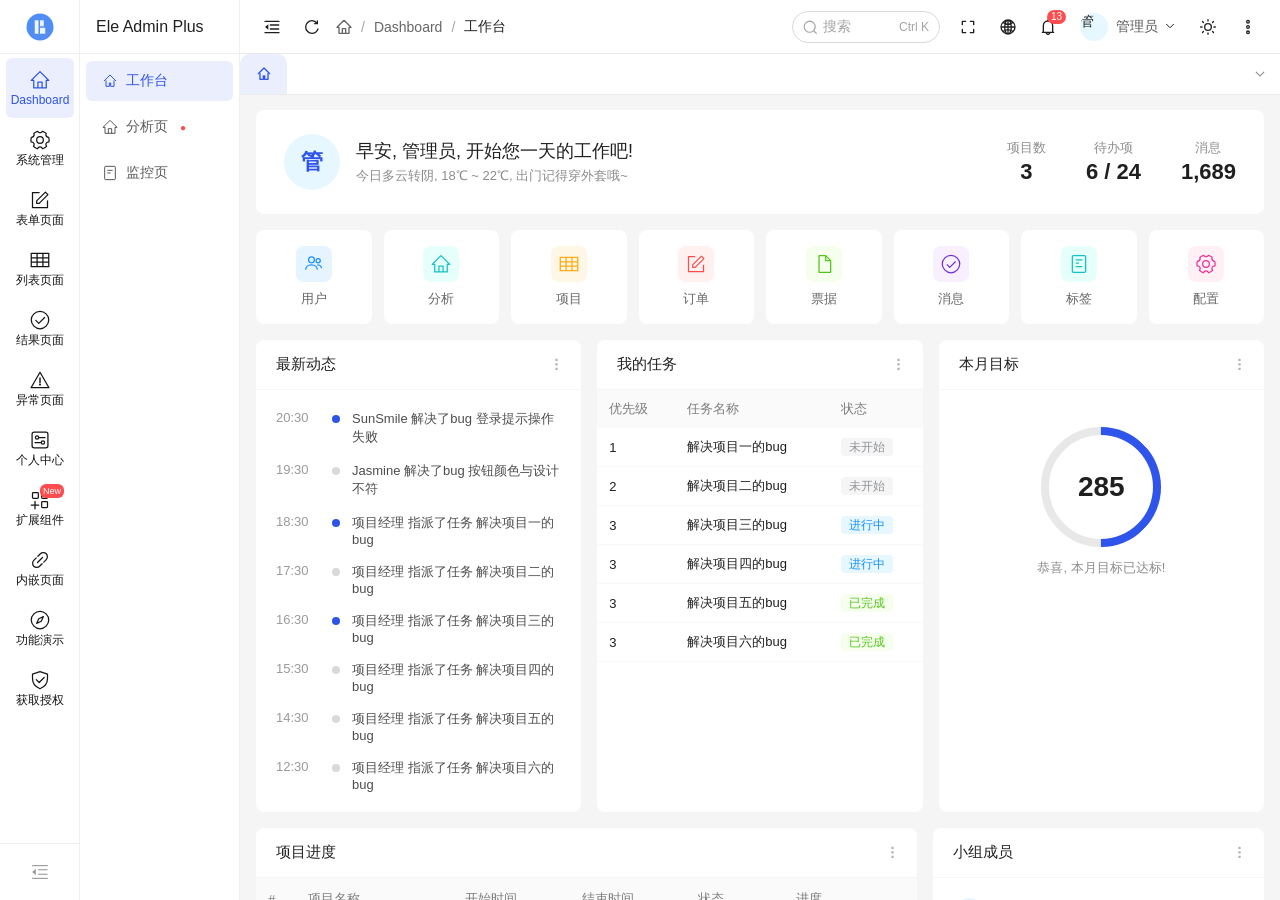
<file: src/html/index.html>
<!DOCTYPE html>
<html lang="zh-CN">
<head>
<meta charset="UTF-8">
<meta name="viewport" content="width=device-width, initial-scale=1.0">
<title>工作台 - Ele Admin Plus</title>
<style>
* { margin: 0; padding: 0; box-sizing: border-box; }
html, body { height: 100%; overflow: hidden; }
body { font-family: -apple-system, BlinkMacSystemFont, "Helvetica Neue", Arial, "Noto Sans", sans-serif; font-size: 14px; color: rgba(0,0,0,.88); background: #f5f5f5; }
a { text-decoration: none; color: inherit; }

/* ==================== 整体布局: 一级侧栏 + 二级侧栏 + 主区域 ==================== */
.layout { display: flex; height: 100vh; }

/* ==================== 一级侧栏(80px) ==================== */
.side-primary {
  width: 80px; background: #fff; border-right: 1px solid #f0f0f0;
  display: flex; flex-direction: column; align-items: center; flex-shrink: 0;
  z-index: 20; transition: width .3s;
}
.side-primary.collapsed { width: 54px; }
.side-primary.collapsed .side-primary-menus { padding: 4px 6px; overflow: visible; }
.side-primary.collapsed .side-primary-item { width: 42px; height: 40px; padding: 0; gap: 0; }
.side-primary.collapsed .sp-icon svg { width: 16px; height: 16px; }
.side-primary::-webkit-scrollbar { width: 0; }

.side-logo {
  width: 100%; height: 54px; display: flex; align-items: center; justify-content: center;
  flex-shrink: 0; cursor: pointer; border-bottom: 1px solid #f0f0f0;
}
.side-logo svg { width: 30px; height: 30px; }

.side-primary-menus {
  flex: 1; width: 100%; overflow-y: auto; overflow-x: hidden; padding: 4px 6px;
}
.side-primary-menus::-webkit-scrollbar { width: 0; }

.side-primary-item {
  width: 68px; height: 60px; padding: 12px 0; display: flex; flex-direction: column;
  align-items: center; justify-content: center; gap: 4px;
  cursor: pointer; color: rgba(0,0,0,.92); border-radius: 6px;
  transition: border-color .3s, background-color .3s, color .3s; position: relative;
}
.side-primary-item:hover { color: rgba(0,0,0,.92); background: #f5f5f5; }
.side-primary-item.active { color: #2f54eb; background: #eaeefd; }
.side-primary-item .sp-icon { width: 20px; height: 20px; display: flex; align-items: center; justify-content: center; }
.side-primary-item .sp-icon svg { width: 20px; height: 20px; stroke: currentColor; fill: none; stroke-width: 3; stroke-linejoin: round; stroke-linecap: round; }
.side-primary-item .sp-label { font-size: 12px; line-height: 1; white-space: nowrap; }
.side-primary.collapsed .sp-label { display: none; }
/* 折叠状态tooltip */
.side-primary.collapsed .side-primary-item::after {
  content: attr(data-title); position: absolute; left: calc(100% + 12px); top: 50%;
  transform: translateY(-50%); background: rgba(0,0,0,.8); color: #fff;
  font-size: 12px; padding: 6px 12px; border-radius: 4px; white-space: nowrap;
  pointer-events: none; opacity: 0; transition: opacity .2s .3s; z-index: 9999;
}
.side-primary.collapsed .side-primary-item::before {
  content: ''; position: absolute; left: 100%; top: 50%; transform: translateY(-50%);
  border: 6px solid transparent; border-right-color: rgba(0,0,0,.8);
  pointer-events: none; opacity: 0; transition: opacity .2s .3s; z-index: 9999;
}
.side-primary.collapsed .side-primary-item:hover::after,
.side-primary.collapsed .side-primary-item:hover::before { opacity: 1; }
.side-primary-item .sp-badge {
  position: absolute; top: 6px; right: 10px;
  font-size: 9px; background: #ff4d4f; color: #fff;
  padding: 0 3px; border-radius: 6px; line-height: 14px;
}
.side-primary-item .sp-dot {
  position: absolute; top: 10px; right: 16px;
  width: 6px; height: 6px; background: #ff4d4f; border-radius: 50%;
}

/* 底部折叠按钮 */
.side-primary-bottom {
  padding: 12px 0; border-top: 1px solid #f0f0f0; width: 100%;
  display: flex; justify-content: center; flex-shrink: 0;
}
.side-collapse-btn {
  width: 32px; height: 32px; display: flex; align-items: center; justify-content: center;
  border-radius: 6px; cursor: pointer; color: rgba(0,0,0,.4); transition: all .2s;
}
.side-collapse-btn:hover { background: #f5f5f5; color: rgba(0,0,0,.8); }
.side-collapse-btn svg { width: 18px; height: 18px; stroke: currentColor; fill: none; stroke-width: 3; }

/* ==================== 二级侧栏(160px) ==================== */
.side-secondary {
  width: 160px; background: #fff; border-right: 1px solid #f0f0f0;
  display: flex; flex-direction: column; flex-shrink: 0; z-index: 10;
  transition: width .3s, opacity .3s;
}
.side-secondary.collapsed { width: 0; overflow: hidden; opacity: 0; border-right: none; }
.side-secondary-title {
  height: 54px; display: flex; align-items: center; padding: 0 16px;
  font-size: 16px; font-weight: 500; color: rgba(0,0,0,.88);
  border-bottom: 1px solid #f0f0f0; flex-shrink: 0; white-space: nowrap;
}
.side-secondary-menus {
  flex: 1; overflow-y: auto; padding: 4px 0 0;
}
.side-secondary-menus::-webkit-scrollbar { width: 4px; }
.side-secondary-menus::-webkit-scrollbar-thumb { background: #e0e0e0; border-radius: 2px; }

.ss-item {
  display: flex; align-items: center; padding: 0 16px; height: 40px; gap: 8px;
  cursor: pointer; font-size: 14px; color: rgba(0,0,0,.65);
  transition: background-color .3s, color .3s; white-space: nowrap;
  border-radius: 6px; margin: 3px 6px 6px;
}
.ss-item:hover { color: #2f54eb; background: #f5f5f5; }
.ss-item.active { color: #2f54eb; font-weight: 500; background: #eaeefd; }
.ss-item .ss-icon { width: 16px; height: 16px; display: flex; align-items: center; }
.ss-item .ss-icon svg { width: 16px; height: 16px; stroke: currentColor; fill: none; stroke-width: 3; stroke-linejoin: round; }
.ss-item .ss-arrow { margin-left: auto; color: rgba(0,0,0,.25); transition: transform .3s; display: flex; align-items: center; }
.ss-item .ss-arrow svg { width: 14px; height: 14px; stroke: currentColor; fill: none; stroke-width: 4; stroke-linecap: round; stroke-linejoin: round; }
.ss-item.expanded .ss-arrow { transform: rotate(180deg); }
.ss-item .ss-dot { color: #ff4d4f; font-size: 10px; margin-left: 4px; }

/* 三级菜单 */
.ss-group {
  padding-left: 0; background: rgba(0,0,0,.02);
  overflow: hidden; max-height: 0; transition: max-height .3s ease;
}
.ss-group.open { max-height: 400px; }
.ss-sub-item {
  display: flex; align-items: center; padding: 0 16px 0 40px; height: 40px; gap: 8px;
  cursor: pointer; font-size: 14px; color: rgba(0,0,0,.55);
  transition: background-color .3s, color .3s; white-space: nowrap;
  border-radius: 6px; margin: 3px 6px 6px;
}
.ss-sub-item:hover { color: #2f54eb; background: #f5f5f5; }
.ss-sub-item.active { color: #2f54eb; font-weight: 500; background: #eaeefd; }
.ss-sub-item .ss-icon svg { width: 14px; height: 14px; stroke: currentColor; fill: none; stroke-width: 3; }

/* ==================== 主区域 ==================== */
.main-area { flex: 1; display: flex; flex-direction: column; overflow: hidden; min-width: 0; }

/* ==================== 顶部Header(54px) ==================== */
.header {
  height: 54px; background: #fff; border-bottom: 1px solid #f0f0f0;
  display: flex; align-items: center; padding: 0 12px; flex-shrink: 0;
}
.header-left { display: flex; align-items: center; flex-shrink: 0; }
.header-tool {
  display: flex; align-items: center; justify-content: center;
  padding: 0 12px; height: 38px; min-width: 38px;
  border-radius: 6px; cursor: pointer; color: rgba(0,0,0,.88);
  transition: color .2s, background-color .2s;
}
.header-tool:hover { background: #f5f5f5; color: rgba(0,0,0,.88); }
.header-tool svg { width: 16px; height: 16px; stroke: currentColor; fill: none; stroke-width: 4; stroke-linecap: round; stroke-linejoin: round; }

/* 面包屑 */
.breadcrumb { display: flex; align-items: center; gap: 0; font-size: 14px; color: rgba(0,0,0,.6); flex-shrink: 0; margin-left: 4px; }
.breadcrumb .bc-home { display: flex; align-items: center; cursor: pointer; color: rgba(0,0,0,.6); transition: color .2s; }
.breadcrumb .bc-home:hover { color: rgba(0,0,0,.88); }
.breadcrumb .bc-home svg { width: 16px; height: 16px; stroke: currentColor; fill: none; stroke-width: 4; stroke-linejoin: round; }
.breadcrumb .bc-sep { color: rgba(0,0,0,.36); margin: 0 9px; }
.breadcrumb .bc-current { color: rgba(0,0,0,.88); }

/* Header中间空白区 */
.header-spacer { flex: 1; }

/* Header右侧工具 */
.header-right { display: flex; align-items: center; flex-shrink: 0; }
.header-right .header-tool { position: relative; }
.noti-badge {
  position: absolute; top: 2px; right: 2px;
  background: #ff4d4f; color: #fff; font-size: 10px;
  padding: 0 4px; border-radius: 8px; line-height: 14px; min-width: 14px; text-align: center;
}
.user-tool {
  display: flex; align-items: center; gap: 4px; padding: 0 12px; height: 38px;
  border-radius: 6px; cursor: pointer; transition: color .2s, background-color .2s;
}
.user-tool:hover { background: #f5f5f5; }
.user-avatar {
  width: 28px; height: 28px; border-radius: 50%; overflow: hidden; flex-shrink: 0;
}
.user-avatar img { width: 100%; height: 100%; object-fit: cover; }
.user-name { font-size: 14px; color: rgba(0,0,0,.65); margin-left: 4px; line-height: 1.5; }
.user-arrow { margin-left: 2px; transition: transform .2s; }
.user-arrow svg { width: 12px; height: 12px; }
.user-tool.open .user-arrow { transform: rotate(180deg); }
/* 用户下拉菜单 */
.user-tool { position: relative; }
.user-dropdown {
  position: absolute; top: 100%; right: 0; padding-top: 6px;
  min-width: 150px; z-index: 999;
  visibility: hidden; opacity: 0;
  transform: translateY(4px);
  transition: opacity .15s ease, transform .15s ease, visibility 0s .15s;
  pointer-events: none;
}
.user-dropdown-inner {
  background: #fff; border-radius: 8px;
  box-shadow: 0 6px 16px rgba(0,0,0,.08), 0 3px 6px -4px rgba(0,0,0,.12), 0 9px 28px 8px rgba(0,0,0,.05);
  padding: 4px 0;
}
/* hover/点击显示下拉菜单（带动画） */
.user-tool:hover .user-dropdown,
.user-dropdown.show {
  visibility: visible; opacity: 1;
  transform: translateY(0);
  transition: opacity .15s ease, transform .15s ease, visibility 0s 0s;
  pointer-events: auto;
}
.user-tool:hover .user-arrow { transform: rotate(180deg); }
.user-dropdown .ud-item {
  display: flex; align-items: center; gap: 8px; padding: 8px 16px;
  font-size: 14px; color: rgba(0,0,0,.65); cursor: pointer; transition: background .15s, color .15s;
  white-space: nowrap;
}
.user-dropdown .ud-item:hover { background: rgba(0,0,0,.04); color: rgba(0,0,0,.88); }
.user-dropdown .ud-item svg { width: 16px; height: 16px; stroke: currentColor; fill: none; stroke-width: 4; stroke-linejoin: round; flex-shrink: 0; }
.user-dropdown .ud-divider { height: 1px; background: #f0f0f0; margin: 4px 0; }

/* ==================== Tab标签栏(40px) - 精确复刻 ==================== */
.tab-bar {
  height: 40px; background: #fff; box-shadow: #e8e8e8 0 0 0 0.8px;
  display: flex; align-items: stretch; flex-shrink: 0; position: relative; z-index: 1;
}

/* 首页Tab(固定左侧) */
.tab-home {
  width: 47px; height: 40px; display: flex; align-items: center; justify-content: center;
  cursor: pointer; position: relative; flex-shrink: 0; z-index: 1;
}
.tab-home .tab-home-title {
  width: 100%; height: 100%; display: flex; align-items: center; justify-content: center;
  border-radius: 10px 10px 0 0; transition: background .2s;
}
.tab-home svg { width: 16px; height: 16px; stroke: currentColor; fill: none; stroke-width: 4; stroke-linejoin: round; color: rgba(0,0,0,.65); }
.tab-home:hover .tab-home-title { background: rgba(0,0,0,.025); }
.tab-home:hover svg { color: rgba(0,0,0,.65); }
.tab-home.active .tab-home-title { background: #eaeefd; }
.tab-home.active svg { color: #2f54eb; }

/* Tab滚动区域 */
.tab-body { flex: 1; display: flex; align-items: stretch; overflow-x: hidden; position: relative; }
/* Tab左右滚动按钮 */
.tab-scroll-btn {
  width: 28px; height: 40px; display: none; align-items: center; justify-content: center;
  flex-shrink: 0; cursor: pointer; color: rgba(0,0,0,.6); transition: color .2s;
  position: relative;
}
.tab-scroll-btn:not(.disabled):hover { color: rgba(0,0,0,.88); }
.tab-scroll-btn.disabled { cursor: not-allowed; color: rgba(0,0,0,.25); }
.tab-scroll-btn svg { width: 14px; height: 14px; fill: currentColor; stroke: none; }
.tab-bar.scrollable .tab-scroll-btn { display: flex; }
/* 滚动按钮投影（非disabled时显示） */
.tab-scroll-btn::before {
  content: ''; width: 10px; position: absolute; top: 0; bottom: 0;
  transition: box-shadow .2s; pointer-events: none; z-index: 1;
}
.tab-scroll-left::before { right: -10px; }
.tab-scroll-right::before { left: -10px; }
.tab-scroll-left:not(.disabled)::before { box-shadow: inset 10px 0 10px -10px rgba(0,0,0,.15); }
.tab-scroll-right:not(.disabled)::before { box-shadow: inset -10px 0 10px -10px rgba(0,0,0,.15); }

/* Tab项 - 圆角样式 */
.tab-item {
  display: flex; align-items: center; justify-content: center;
  height: 40px; padding: 0; font-size: 14px; cursor: pointer; white-space: nowrap;
  color: rgba(0,0,0,.65); transition: color .2s; flex-shrink: 0;
  position: relative; background: transparent;
  border-radius: 10px 10px 0 0;
}
.tab-item .tab-title {
  height: 100%; display: flex; align-items: center; gap: 6px;
  padding: 0 14px; border-radius: inherit; transition: background .2s;
}
.tab-item:hover { color: rgba(0,0,0,.65); z-index: 3; }
.tab-item:hover .tab-title { background: rgba(0,0,0,.025); }
.tab-item.active { color: #2f54eb; z-index: 4; }
.tab-item.active .tab-title { background: #eaeefd; }

/* Tab项图标 */
.tab-icon { width: 16px; height: 16px; display: inline-flex; align-items: center; margin-right: 4px; vertical-align: -2px; }
.tab-icon svg { width: 16px; height: 16px; stroke: currentColor; fill: none; stroke-width: 4; stroke-linejoin: round; }

/* 关闭按钮 */
.tab-close {
  width: 18px; height: 18px; display: flex; align-items: center; justify-content: center;
  border-radius: 4px; font-size: 14px; line-height: 1; color: rgba(0,0,0,.6);
  margin-left: 2px; transition: background .2s, color .2s;
}
.tab-close:hover { background: rgba(0,0,0,.08); color: rgba(0,0,0,.88); }

/* 右侧更多按钮 */
.tab-more {
  width: 40px; height: 40px; display: flex; align-items: center; justify-content: center;
  flex-shrink: 0; cursor: pointer; color: rgba(0,0,0,.45); transition: background .2s;
  position: relative;
}
.tab-more:hover { background: rgba(0,0,0,.04); }
.tab-more > svg { width: 14px; height: 14px; stroke: currentColor; fill: none; stroke-width: 4; }
/* Tab更多下拉菜单 */
.tab-more-dropdown {
  position: absolute; top: 100%; right: 0; padding-top: 4px;
  min-width: 140px; z-index: 999;
  visibility: hidden; opacity: 0; transform: translateY(4px);
  transition: opacity .15s ease, transform .15s ease, visibility 0s .15s;
  pointer-events: none;
}
.tab-more-dropdown.show {
  visibility: visible; opacity: 1; transform: translateY(0);
  transition: opacity .15s ease, transform .15s ease, visibility 0s 0s;
  pointer-events: auto;
}
.tab-more-dropdown-inner {
  background: #fff; border-radius: 8px;
  box-shadow: 0 6px 16px rgba(0,0,0,.08), 0 3px 6px -4px rgba(0,0,0,.12), 0 9px 28px 8px rgba(0,0,0,.05);
  padding: 4px 0;
}
.tab-more-dropdown .tmd-item {
  display: flex; align-items: center; gap: 8px; padding: 8px 16px;
  font-size: 14px; color: rgba(0,0,0,.65); cursor: pointer;
  transition: background .15s, color .15s; white-space: nowrap;
}
.tab-more-dropdown .tmd-item:hover { background: rgba(0,0,0,.04); color: rgba(0,0,0,.88); }
.tab-more-dropdown .tmd-item.disabled { color: rgba(0,0,0,.25); cursor: not-allowed; }
.tab-more-dropdown .tmd-item.disabled:hover { background: transparent; color: rgba(0,0,0,.25); }
.tab-more-dropdown .tmd-item svg { width: 15px; height: 15px; stroke: currentColor; fill: none; stroke-width: 4; stroke-linejoin: round; flex-shrink: 0; }
.tab-more-dropdown .tmd-divider { height: 1px; background: #f0f0f0; margin: 4px 0; }

/* ==================== 主内容 ==================== */
.main-content { flex: 1; overflow-y: auto; padding: 16px; background: #f5f5f5; }
.main-content::-webkit-scrollbar { width: 6px; }
.main-content::-webkit-scrollbar-thumb { background: #d6d6d6; border-radius: 3px; }
.main-content.no-pad { padding: 0; }

/* ==================== 工作台仪表盘 ==================== */
.welcome-card { background: #fff; border-radius: 8px; padding: 24px 28px; margin-bottom: 16px; display: flex; align-items: center; justify-content: space-between; }
.welcome-left { display: flex; align-items: center; gap: 16px; }
.welcome-avatar { width: 56px; height: 56px; border-radius: 50%; background: linear-gradient(135deg, #667eea, #764ba2); overflow: hidden; }
.welcome-avatar img { width: 100%; height: 100%; object-fit: cover; }
.welcome-text h3 { font-size: 18px; font-weight: 500; color: rgba(0,0,0,.88); }
.welcome-text p { font-size: 13px; color: rgba(0,0,0,.45); margin-top: 4px; }
.welcome-stats { display: flex; gap: 40px; }
.stat-item { text-align: center; }
.stat-item .label { font-size: 13px; color: rgba(0,0,0,.45); }
.stat-item .value { font-size: 22px; font-weight: 600; color: rgba(0,0,0,.88); margin-top: 2px; }
.quick-nav { display: grid; grid-template-columns: repeat(8, 1fr); gap: 12px; margin-bottom: 16px; }
.quick-nav-item { background: #fff; border-radius: 8px; padding: 16px 8px; text-align: center; cursor: pointer; transition: box-shadow .3s; }
.quick-nav-item:hover { box-shadow: 0 2px 12px rgba(0,0,0,.06); }
.quick-nav-item .qi-icon { width: 36px; height: 36px; border-radius: 8px; margin: 0 auto 8px; display: flex; align-items: center; justify-content: center; }
.quick-nav-item .qi-icon svg { width: 20px; height: 20px; stroke-width: 3; stroke-linejoin: round; fill: none; }
.quick-nav-item .qi-label { font-size: 13px; color: rgba(0,0,0,.6); }
.dashboard-grid { display: grid; grid-template-columns: 1fr 1fr 1fr; gap: 16px; margin-bottom: 16px; }
.dashboard-grid-2 { display: grid; grid-template-columns: 2fr 1fr; gap: 16px; }
.card { background: #fff; border-radius: 8px; overflow: hidden; }
.card-header { padding: 14px 20px; font-size: 15px; font-weight: 500; color: rgba(0,0,0,.88); border-bottom: 1px solid #f5f5f5; display: flex; justify-content: space-between; align-items: center; }
.card-header .more-btn { cursor: pointer; color: rgba(0,0,0,.3); font-size: 18px; }
.card-body { padding: 12px 20px; }
.timeline-item { display: flex; align-items: flex-start; padding: 8px 0; gap: 12px; font-size: 13px; color: rgba(0,0,0,.7); }
.timeline-dot { width: 8px; height: 8px; border-radius: 50%; background: #d9d9d9; margin-top: 5px; flex-shrink: 0; }
.timeline-dot.blue { background: #2f54eb; }
.timeline-time { color: rgba(0,0,0,.4); white-space: nowrap; margin-right: 8px; min-width: 36px; }
.task-table { width: 100%; font-size: 13px; border-collapse: collapse; }
.task-table th { text-align: left; padding: 10px 12px; color: rgba(0,0,0,.5); font-weight: 500; background: #fafafa; }
.task-table td { padding: 10px 12px; border-bottom: 1px solid #f9f9f9; }
.status-tag { padding: 2px 8px; border-radius: 4px; font-size: 12px; }
.status-tag.not-started { background: #f5f5f5; color: #909399; }
.status-tag.in-progress { background: #e6f7ff; color: #1890ff; }
.status-tag.done { background: #f6ffed; color: #52c41a; }
.goal-ring { display: flex; flex-direction: column; align-items: center; justify-content: center; padding: 20px; min-height: 200px; }
.ring-chart { width: 120px; height: 120px; border-radius: 50%; border: 8px solid #e8e8e8; position: relative; display: flex; align-items: center; justify-content: center; margin-bottom: 12px; }
.ring-chart::before { content: ''; position: absolute; inset: -8px; border-radius: 50%; border: 8px solid transparent; border-top-color: #2f54eb; border-right-color: #2f54eb; transform: rotate(45deg); }
.ring-value { font-size: 28px; font-weight: 600; color: rgba(0,0,0,.88); }
.ring-label { font-size: 13px; color: rgba(0,0,0,.45); }
.member-item { display: flex; align-items: center; padding: 8px 0; gap: 10px; }
.member-avatar { width: 32px; height: 32px; border-radius: 50%; display: flex; align-items: center; justify-content: center; font-size: 13px; font-weight: 500; overflow: hidden; }
.member-avatar img { width: 100%; height: 100%; object-fit: cover; }
.member-info { flex: 1; }
.member-name { font-size: 13px; color: rgba(0,0,0,.88); }
.member-role { font-size: 12px; color: rgba(0,0,0,.4); }
.member-status { font-size: 12px; }
.member-status.online { color: #52c41a; }
.member-status.offline { color: #d9d9d9; }
.progress-table { width: 100%; font-size: 13px; border-collapse: collapse; }
.progress-table th { text-align: left; padding: 12px; color: rgba(0,0,0,.5); font-weight: 500; background: #fafafa; }
.progress-table td { padding: 12px; border-bottom: 1px solid #f9f9f9; }
.progress-table a { color: #2f54eb; }
.progress-bar-bg { height: 6px; background: #f0f0f0; border-radius: 3px; width: 80px; }
.progress-bar-fill { height: 100%; border-radius: 3px; background: #2f54eb; }

/* ==================== 语言下拉菜单 ==================== */
.lang-tool { position: relative; }
.lang-dropdown {
  position: absolute; top: 100%; right: 0; padding-top: 6px;
  min-width: 150px; z-index: 999;
  visibility: hidden; opacity: 0;
  transform: translateY(4px);
  transition: opacity .15s ease, transform .15s ease, visibility 0s .15s;
  pointer-events: none;
}
.lang-dropdown.show {
  visibility: visible; opacity: 1;
  transform: translateY(0);
  transition: opacity .15s ease, transform .15s ease, visibility 0s 0s;
  pointer-events: auto;
}
.lang-dropdown-inner {
  background: #fff; border-radius: 8px;
  box-shadow: 0 6px 16px rgba(0,0,0,.08), 0 3px 6px -4px rgba(0,0,0,.12), 0 9px 28px 8px rgba(0,0,0,.05);
  padding: 4px 0;
}
.lang-dropdown .ld-item {
  display: flex; align-items: center; gap: 10px; padding: 8px 16px;
  font-size: 14px; color: rgba(0,0,0,.65); cursor: pointer;
  transition: background .15s, color .15s; white-space: nowrap;
}
.lang-dropdown .ld-item:hover { background: rgba(0,0,0,.04); color: #2f54eb; }
.lang-dropdown .ld-item.active { color: #2f54eb; font-weight: 500; }
.lang-dropdown .ld-item .ld-code {
  display: inline-block; width: 24px; font-size: 12px; font-weight: 600;
  color: rgba(0,0,0,.45); text-transform: uppercase;
}
.lang-dropdown .ld-item.active .ld-code { color: #2f54eb; }

/* ==================== 通知弹出面板 ==================== */
.noti-tool { position: relative; }
.noti-panel {
  position: absolute; top: 100%; right: -60px; padding-top: 6px;
  width: 336px; z-index: 999;
  visibility: hidden; opacity: 0;
  transform: translateY(4px);
  transition: opacity .15s ease, transform .15s ease, visibility 0s .15s;
  pointer-events: none;
}
.noti-panel.show {
  visibility: visible; opacity: 1;
  transform: translateY(0);
  transition: opacity .15s ease, transform .15s ease, visibility 0s 0s;
  pointer-events: auto;
}
.noti-panel-inner {
  background: #fff; border-radius: 8px;
  box-shadow: 0 6px 16px rgba(0,0,0,.08), 0 3px 6px -4px rgba(0,0,0,.12), 0 9px 28px 8px rgba(0,0,0,.05);
  overflow: hidden;
}
/* 通知面板Tab */
.noti-tabs {
  display: flex; border-bottom: 1px solid #f0f0f0;
}
.noti-tab {
  flex: 1; text-align: center; padding: 12px 0; font-size: 14px;
  color: rgba(0,0,0,.65); cursor: pointer; position: relative;
  transition: color .2s;
}
.noti-tab:hover { color: rgba(0,0,0,.88); }
.noti-tab.active { color: #2f54eb; font-weight: 500; }
.noti-tab.active::after {
  content: ''; position: absolute; bottom: 0; left: 50%; transform: translateX(-50%);
  width: 40px; height: 2px; background: #2f54eb; border-radius: 1px;
}
/* 通知列表 */
.noti-list { max-height: 320px; overflow-y: auto; }
.noti-list::-webkit-scrollbar { width: 4px; }
.noti-list::-webkit-scrollbar-thumb { background: #e0e0e0; border-radius: 2px; }
.noti-item {
  display: flex; gap: 12px; padding: 14px 16px;
  cursor: pointer; transition: background .15s;
}
.noti-item:hover { background: rgba(0,0,0,.02); }
.noti-item + .noti-item { border-top: 1px solid #f8f8f8; }
.noti-item-avatar {
  width: 36px; height: 36px; border-radius: 50%; flex-shrink: 0;
  display: flex; align-items: center; justify-content: center;
  font-size: 16px; color: #fff;
}
.noti-item-content { flex: 1; min-width: 0; }
.noti-item-title {
  font-size: 14px; color: rgba(0,0,0,.88); line-height: 1.5;
  overflow: hidden; text-overflow: ellipsis; white-space: nowrap;
}
.noti-item-time { font-size: 12px; color: rgba(0,0,0,.35); margin-top: 4px; }
/* 通知面板底部 */
.noti-footer {
  display: flex; border-top: 1px solid #f0f0f0;
}
.noti-footer-btn {
  flex: 1; text-align: center; padding: 12px 0; font-size: 14px;
  color: rgba(0,0,0,.65); cursor: pointer; transition: background .15s;
}
.noti-footer-btn:hover { background: rgba(0,0,0,.02); color: rgba(0,0,0,.88); }
.noti-footer-btn + .noti-footer-btn { border-left: 1px solid #f0f0f0; }

/* ==================== 顶部搜索框 ==================== */
.header-search {
  display: flex; align-items: center; gap: 4px; padding: 0 10px; height: 32px;
  background: #fff; border: 1px solid #d9d9d9; border-radius: 32px;
  cursor: pointer; margin-right: 8px; min-width: 148px;
  color: rgba(0,0,0,.36); font-size: 14px; transition: border-color .2s;
}
.header-search:hover { border-color: #2f54eb; }
.header-search svg { width: 14px; height: 14px; flex-shrink: 0; margin-right: 2px; }
.header-search .hs-text { flex: 1; }
.header-search .hs-kbd {
  font-size: 12px; color: rgba(0,0,0,.36);
}
/* 搜索弹窗遮罩 */
.search-modal-mask {
  position: fixed; inset: 0; z-index: 9999; background: rgba(0,0,0,.35);
  display: none; align-items: flex-start; justify-content: center; padding-top: 100px;
}
.search-modal-mask.show { display: flex; }
.search-modal {
  width: 560px; background: #fff; border-radius: 12px;
  box-shadow: 0 16px 48px rgba(0,0,0,.12); overflow: hidden;
}
.search-modal-input {
  display: flex; align-items: center; gap: 10px; padding: 16px 20px;
  border-bottom: 1px solid #f0f0f0;
}
.search-modal-input svg { width: 18px; height: 18px; color: rgba(0,0,0,.35); flex-shrink: 0; }
.search-modal-input input {
  flex: 1; border: none; outline: none; font-size: 15px; background: transparent;
}
.search-modal-input .sm-close {
  font-size: 11px; color: rgba(0,0,0,.35); border: 1px solid #d9d9d9;
  border-radius: 3px; padding: 2px 6px; cursor: pointer;
}
.search-modal-body { padding: 12px 0; max-height: 360px; overflow-y: auto; }
.search-modal-body .sm-group-title {
  padding: 8px 20px 4px; font-size: 12px; color: rgba(0,0,0,.35); font-weight: 500;
}
.search-modal-body .sm-item {
  display: flex; align-items: center; gap: 10px; padding: 10px 20px;
  cursor: pointer; transition: background .15s; font-size: 14px; color: rgba(0,0,0,.65);
}
.search-modal-body .sm-item:hover { background: rgba(0,0,0,.04); color: #2f54eb; }
.search-modal-body .sm-item svg { width: 16px; height: 16px; opacity: .6; }

/* ==================== 分析页样式 ==================== */
.analysis-page { padding: 0 4px; }
.analysis-stats { display: grid; grid-template-columns: repeat(4,1fr); gap: 16px; margin-bottom: 16px; }
.stat-card { background: #fff; border-radius: 8px; padding: 20px 24px; }
.stat-card-header { display: flex; align-items: center; justify-content: space-between; margin-bottom: 8px; }
.stat-card-title { font-size: 14px; color: rgba(0,0,0,.45); }
.stat-card-tag { font-size: 12px; padding: 1px 8px; border-radius: 4px; }
.stat-card-tag.blue { background: #e6f4ff; color: #1890ff; }
.stat-card-tag.red { background: #fff1f0; color: #ff4d4f; }
.stat-card-tag.green { background: #f6ffed; color: #52c41a; }
.stat-card-value { font-size: 28px; font-weight: 600; color: rgba(0,0,0,.88); margin: 4px 0 12px; }
.stat-card-chart { height: 46px; margin-bottom: 12px; }
.stat-card-footer { display: flex; gap: 16px; font-size: 13px; color: rgba(0,0,0,.55); padding-top: 12px; border-top: 1px solid #f5f5f5; }
.stat-up { color: #52c41a; }
.stat-down { color: #ff4d4f; }
/* 迷你折线图 */
.mini-line { width: 100%; height: 100%; }
.mini-line polyline { fill: none; stroke: #1890ff; stroke-width: 1.5; }
.mini-line .area { fill: rgba(24,144,255,.08); stroke: none; }
/* 迷你柱状图 */
.mini-bars { display: flex; align-items: flex-end; gap: 3px; height: 100%; }
.mini-bars .bar { flex: 1; background: #2f54eb; border-radius: 2px 2px 0 0; transition: opacity .15s; min-width: 4px; }
.mini-bars .bar:hover { opacity: .75; }
/* 进度条 */
.stat-progress { height: 8px; background: #f5f5f5; border-radius: 4px; overflow: hidden; }
.stat-progress-fill { height: 100%; background: #2f54eb; border-radius: 4px; }
/* 销售额卡片 */
.sales-card { background: #fff; border-radius: 8px; padding: 0; margin-bottom: 16px; }
.sales-card-header { display: flex; align-items: center; justify-content: space-between; padding: 16px 24px; border-bottom: 1px solid #f5f5f5; }
.sales-tabs { display: flex; gap: 0; }
.sales-tab { padding: 6px 0; font-size: 15px; color: rgba(0,0,0,.55); cursor: pointer; position: relative; margin-right: 24px; }
.sales-tab.active { color: #2f54eb; font-weight: 500; }
.sales-tab.active::after { content: ''; position: absolute; bottom: -2px; left: 0; right: 0; height: 2px; background: #2f54eb; border-radius: 1px; }
.sales-period { display: flex; gap: 0; }
.sales-period-btn {
  padding: 4px 14px; font-size: 13px; color: rgba(0,0,0,.55); cursor: pointer;
  border: 1px solid #d9d9d9; background: #fff; transition: all .15s;
}
.sales-period-btn:first-child { border-radius: 4px 0 0 4px; }
.sales-period-btn:last-child { border-radius: 0 4px 4px 0; }
.sales-period-btn + .sales-period-btn { margin-left: -1px; }
.sales-period-btn.active { background: #2f54eb; color: #fff; border-color: #2f54eb; z-index: 1; position: relative; }
.sales-card-body { display: flex; padding: 20px 24px; gap: 32px; }
.sales-chart-area { flex: 1; min-width: 0; }
.sales-chart-title { font-size: 14px; color: rgba(0,0,0,.65); font-weight: 500; margin-bottom: 16px; }
.sales-chart { height: 260px; position: relative; }
/* CSS柱状图 */
.bar-chart { display: flex; align-items: flex-end; justify-content: space-between; height: 220px; padding-top: 10px; border-bottom: 1px solid #e8e8e8; }
.bar-chart-col { display: flex; flex-direction: column; align-items: center; flex: 1; gap: 8px; }
.bar-chart-col .bar { width: 70%; max-width: 40px; background: #2f54eb; border-radius: 2px 2px 0 0; transition: opacity .15s; }
.bar-chart-col .bar:hover { opacity: .75; }
.bar-chart-col .bar-label { font-size: 12px; color: rgba(0,0,0,.45); }
/* Y轴标签 */
.bar-chart-y { position: absolute; left: 0; top: 10px; bottom: 30px; width: 40px; display: flex; flex-direction: column-reverse; justify-content: space-between; }
.bar-chart-y span { font-size: 11px; color: rgba(0,0,0,.35); text-align: right; }
/* 门店排名 */
.sales-rank { width: 280px; flex-shrink: 0; }
.sales-rank-title { font-size: 14px; color: rgba(0,0,0,.65); font-weight: 500; margin-bottom: 16px; }
.rank-item { display: flex; align-items: center; gap: 12px; padding: 8px 0; font-size: 13px; }
.rank-num { width: 22px; height: 22px; border-radius: 50%; display: flex; align-items: center; justify-content: center; font-size: 12px; font-weight: 600; }
.rank-num.top { background: #2f54eb; color: #fff; }
.rank-num.normal { background: #f0f0f0; color: rgba(0,0,0,.45); }
.rank-name { flex: 1; color: rgba(0,0,0,.65); }
.rank-value { color: rgba(0,0,0,.88); font-weight: 500; }
/* 底部两栏 */
.analysis-bottom { display: grid; grid-template-columns: 1fr 1fr; gap: 16px; }
.analysis-bottom .card { background: #fff; border-radius: 8px; padding: 20px 24px; }
.analysis-bottom .card-header { font-size: 15px; font-weight: 500; color: rgba(0,0,0,.88); margin-bottom: 16px; }

/* ==================== 监控页样式 ==================== */
.monitor-page { padding: 0 4px; }
.monitor-stats { display: grid; grid-template-columns: repeat(4,1fr); gap: 16px; margin-bottom: 16px; }
.m-stat-card { background: #fff; border-radius: 8px; padding: 24px; text-align: center; position: relative; }
.m-stat-icon { width: 44px; height: 44px; border-radius: 50%; display: flex; align-items: center; justify-content: center; margin: 0 auto 12px; }
.m-stat-icon svg { width: 22px; height: 22px; }
.m-stat-value { font-size: 30px; font-weight: 600; color: rgba(0,0,0,.88); }
.m-stat-label { font-size: 13px; color: rgba(0,0,0,.45); margin-top: 4px; }
.m-stat-footer { margin-top: 12px; font-size: 13px; }
.m-stat-avatars { display: flex; justify-content: center; gap: -4px; margin-top: 8px; }
.m-stat-avatars img { width: 28px; height: 28px; border-radius: 50%; border: 2px solid #fff; margin-left: -6px; }
.m-stat-avatars img:first-child { margin-left: 0; }
.m-stat-avatars .m-more { width: 28px; height: 28px; border-radius: 50%; background: #f0f0f0; display: flex; align-items: center; justify-content: center; font-size: 11px; color: rgba(0,0,0,.45); margin-left: -6px; }
/* 监控中间行 */
.monitor-mid { display: grid; grid-template-columns: 2fr 1fr; gap: 16px; margin-bottom: 16px; }
.monitor-mid .card { background: #fff; border-radius: 8px; padding: 20px 24px; }
.monitor-mid .card-header { font-size: 15px; font-weight: 500; color: rgba(0,0,0,.88); margin-bottom: 16px; }
/* 省份列表 */
.province-list { display: flex; flex-direction: column; gap: 8px; }
.province-item { display: flex; align-items: center; gap: 10px; font-size: 13px; }
.province-name { width: 32px; color: rgba(0,0,0,.65); text-align: right; }
.province-bar-bg { flex: 1; height: 8px; background: #f5f5f5; border-radius: 4px; overflow: hidden; }
.province-bar { height: 100%; background: #2f54eb; border-radius: 4px; }
.province-val { width: 50px; text-align: right; color: rgba(0,0,0,.88); font-weight: 500; }
/* 在线人数 */
.online-count-card { text-align: center; }
.online-time { font-size: 13px; color: rgba(0,0,0,.35); }
.online-number { font-size: 56px; font-weight: 700; color: rgba(0,0,0,.88); margin: 8px 0; }
.online-label { font-size: 13px; color: rgba(0,0,0,.45); }
.online-update { font-size: 13px; color: rgba(0,0,0,.45); margin-top: 12px; display: flex; align-items: center; justify-content: center; gap: 6px; }
.online-update .dot { width: 8px; height: 8px; border-radius: 50%; background: #2f54eb; }
/* 监控底部 */
.monitor-bottom { display: grid; grid-template-columns: 1fr 1fr 1fr; gap: 16px; }
.monitor-bottom .card { background: #fff; border-radius: 8px; padding: 20px 24px; }
.monitor-bottom .card-header { font-size: 15px; font-weight: 500; color: rgba(0,0,0,.88); margin-bottom: 16px; }
/* 评分 */
.rating-score { font-size: 42px; font-weight: 700; color: rgba(0,0,0,.88); margin-bottom: 4px; }
.rating-label { font-size: 14px; color: #52c41a; font-weight: 500; margin-bottom: 16px; }
.rating-bars { display: flex; flex-direction: column; gap: 6px; }
.rating-bar-row { display: flex; align-items: center; gap: 8px; font-size: 12px; color: rgba(0,0,0,.55); }
.rating-bar-row .rb-label { width: 16px; text-align: center; }
.rating-bar-row .rb-bg { flex: 1; height: 6px; background: #f5f5f5; border-radius: 3px; overflow: hidden; }
.rating-bar-row .rb-fill { height: 100%; border-radius: 3px; }
.rating-bar-row .rb-val { width: 40px; text-align: right; }
/* 满意度 */
.satisfy-number { font-size: 48px; font-weight: 700; color: rgba(0,0,0,.88); text-align: center; margin-bottom: 4px; }
.satisfy-row { display: flex; justify-content: center; gap: 20px; font-size: 13px; margin-top: 8px; }
/* 活跃度 */
.active-bars { display: flex; flex-direction: column; gap: 16px; margin-top: 8px; }
.active-bar-item { margin-bottom: 0; }
.active-bar-label { display: flex; justify-content: space-between; font-size: 13px; color: rgba(0,0,0,.65); margin-bottom: 6px; }
.active-bar-bg { height: 10px; background: #f5f5f5; border-radius: 5px; overflow: hidden; }
.active-bar-fill { height: 100%; border-radius: 5px; }

/* ==================== 我的资料页样式 ==================== */
.profile-page { display: flex; gap: 16px; padding: 0 4px; }
.profile-side { width: 340px; flex-shrink: 0; background: #fff; border-radius: 8px; padding: 32px 24px; }
.profile-body { flex: 1; background: #fff; border-radius: 8px; min-width: 0; }
/* 左侧个人信息 */
.profile-avatar-wrap { text-align: center; margin-bottom: 16px; }
.profile-avatar {
  width: 100px; height: 100px; border-radius: 50%; border: 3px solid #f0f0f0;
  display: inline-block; overflow: hidden; position: relative;
  background: #e6f7ff; color: #2f54eb; font-size: 36px; font-weight: 600;
  line-height: 100px; text-align: center;
}
.profile-avatar-upload {
  position: absolute; bottom: 0; left: 0; right: 0; height: 28px; background: rgba(0,0,0,.45);
  display: flex; align-items: center; justify-content: center; cursor: pointer; opacity: 0; transition: opacity .2s;
}
.profile-avatar-wrap:hover .profile-avatar-upload { opacity: 1; }
.profile-avatar-upload svg { width: 16px; height: 16px; color: #fff; }
.profile-name { font-size: 18px; font-weight: 500; color: rgba(0,0,0,.88); margin-top: 8px; }
.profile-desc { font-size: 13px; color: rgba(0,0,0,.35); margin-top: 4px; }
/* 信息列表 */
.profile-info-list { margin-top: 20px; }
.profile-info-item { display: flex; align-items: center; gap: 10px; padding: 8px 0; font-size: 14px; color: rgba(0,0,0,.65); }
.profile-info-item svg { width: 16px; height: 16px; flex-shrink: 0; color: rgba(0,0,0,.35); }
.profile-divider { border: none; border-top: 1px dashed #f0f0f0; margin: 16px 0; }
.profile-tags-title { font-size: 14px; font-weight: 500; color: rgba(0,0,0,.88); margin-bottom: 12px; }
.profile-tags { display: flex; flex-wrap: wrap; gap: 8px; }
.profile-tag {
  font-size: 12px; padding: 2px 10px; border-radius: 4px;
  background: #fafafa; border: 1px solid #d9d9d9; color: rgba(0,0,0,.65);
}
/* 右侧tab */
.profile-tabs { display: flex; gap: 24px; padding: 16px 24px; border-bottom: 1px solid #f5f5f5; }
.profile-tab { font-size: 15px; color: rgba(0,0,0,.55); cursor: pointer; padding: 6px 0; position: relative; }
.profile-tab.active { color: #2f54eb; font-weight: 500; }
.profile-tab.active::after { content: ''; position: absolute; bottom: -2px; left: 0; right: 0; height: 2px; background: #2f54eb; border-radius: 1px; }
/* 基本信息表单 */
.profile-form { max-width: 580px; padding: 28px 16px 16px 0; }
.profile-form-item { display: flex; align-items: flex-start; margin-bottom: 20px; }
.profile-form-label {
  width: 100px; text-align: right; padding-right: 12px; font-size: 14px;
  color: rgba(0,0,0,.65); line-height: 32px; flex-shrink: 0;
}
.profile-form-label .req { color: #ff4d4f; margin-right: 4px; }
.profile-form-control { flex: 1; }
.profile-form-input {
  width: 100%; height: 32px; border: 1px solid #d9d9d9; border-radius: 6px;
  padding: 0 11px; font-size: 14px; outline: none; transition: border-color .2s;
  box-sizing: border-box;
}
.profile-form-input:focus { border-color: #2f54eb; }
.profile-form-textarea {
  width: 100%; min-height: 80px; border: 1px solid #d9d9d9; border-radius: 6px;
  padding: 6px 11px; font-size: 14px; outline: none; resize: vertical;
  transition: border-color .2s; box-sizing: border-box; font-family: inherit;
}
.profile-form-textarea:focus { border-color: #2f54eb; }
.profile-form-select {
  width: 100%; height: 32px; border: 1px solid #d9d9d9; border-radius: 6px;
  padding: 0 8px; font-size: 14px; outline: none; background: #fff;
  cursor: pointer; appearance: auto; box-sizing: border-box;
}
.profile-form-phone { display: flex; gap: 8px; }
.profile-form-phone .profile-form-input:first-child { width: 80px; flex-shrink: 0; }
.profile-form-btn {
  padding: 6px 20px; background: #2f54eb; color: #fff; border: none;
  border-radius: 6px; font-size: 14px; cursor: pointer; transition: opacity .15s;
}
.profile-form-btn:hover { opacity: .85; }
/* 账号绑定 */
.account-bind-list { padding: 24px; }
.account-bind-item {
  display: flex; align-items: center; padding: 16px 0;
  border-bottom: 1px solid #f5f5f5;
}
.account-bind-item:last-child { border-bottom: none; }
.account-bind-icon {
  width: 40px; height: 40px; border-radius: 50%; display: flex;
  align-items: center; justify-content: center; flex-shrink: 0; margin-right: 16px;
}
.account-bind-icon svg { width: 22px; height: 22px; }
.account-bind-info { flex: 1; }
.account-bind-title { font-size: 14px; font-weight: 500; color: rgba(0,0,0,.88); }
.account-bind-desc { font-size: 13px; color: rgba(0,0,0,.45); margin-top: 2px; }
.account-bind-action { color: #2f54eb; font-size: 14px; cursor: pointer; flex-shrink: 0; }

/* ==================== 我的消息页样式 ==================== */
.message-page { display: flex; gap: 0; padding: 0 4px; }
.message-side { width: 180px; flex-shrink: 0; background: #fff; border-radius: 8px 0 0 8px; padding: 8px 0; }
.message-body { flex: 1; background: #fff; border-radius: 0 8px 8px 0; border-left: 1px solid #f5f5f5; min-width: 0; }
.msg-menu-item {
  display: flex; align-items: center; justify-content: space-between;
  padding: 12px 20px; font-size: 14px; color: rgba(0,0,0,.65);
  cursor: pointer; transition: all .15s;
}
.msg-menu-item:hover { background: rgba(0,0,0,.02); }
.msg-menu-item.active { color: #2f54eb; background: rgba(47,84,235,.04); font-weight: 500; }
.msg-menu-badge {
  display: inline-flex; align-items: center; justify-content: center;
  min-width: 18px; height: 18px; border-radius: 9px; background: #ff4d4f;
  color: #fff; font-size: 11px; padding: 0 5px; font-weight: 400;
}
/* 消息表格顶部工具栏 */
.msg-toolbar { display: flex; align-items: center; gap: 12px; padding: 12px 20px; border-bottom: 1px solid #f5f5f5; }
.msg-btn-primary {
  padding: 5px 16px; background: #2f54eb; color: #fff; border: none;
  border-radius: 6px; font-size: 13px; cursor: pointer;
}
.msg-btn-danger {
  padding: 5px 16px; background: #ff4d4f; color: #fff; border: none;
  border-radius: 6px; font-size: 13px; cursor: pointer;
}
/* 消息表格 */
.msg-table { width: 100%; border-collapse: collapse; }
.msg-table th {
  text-align: left; padding: 10px 16px; font-size: 13px; font-weight: 500;
  color: rgba(0,0,0,.65); background: #fafafa; border-bottom: 1px solid #f0f0f0;
}
.msg-table td {
  padding: 10px 16px; font-size: 13px; color: rgba(0,0,0,.65);
  border-bottom: 1px solid #f5f5f5;
}
.msg-table td input[type="checkbox"], .msg-table th input[type="checkbox"] {
  width: 15px; height: 15px; cursor: pointer; accent-color: #2f54eb;
}
.msg-status-unread { color: #ff4d4f; }
.msg-status-read { color: rgba(0,0,0,.35); }
.msg-action-link { color: #2f54eb; cursor: pointer; margin-right: 8px; font-size: 13px; }
.msg-action-link:hover { text-decoration: underline; }
/* 分页 */
.msg-pagination {
  display: flex; align-items: center; justify-content: flex-end;
  gap: 8px; padding: 12px 20px; font-size: 13px; color: rgba(0,0,0,.55);
}
.msg-page-btn {
  width: 28px; height: 28px; display: flex; align-items: center; justify-content: center;
  border: 1px solid #d9d9d9; border-radius: 4px; font-size: 12px; cursor: pointer; background: #fff;
}
.msg-page-btn.active { border-color: #2f54eb; color: #2f54eb; }
.msg-page-btn:disabled { opacity: .4; cursor: not-allowed; }
</style>
</head>
<body>
<div class="layout">
  <!-- ===== 一级侧栏(80px) ===== -->
  <div class="side-primary" id="sidePrimary"></div>

  <!-- ===== 二级侧栏(160px) ===== -->
  <div class="side-secondary" id="sideSecondary"></div>

  <!-- ===== 主区域 ===== -->
  <div class="main-area">
    <!-- Header -->
    <div class="header">
      <div class="header-left">
        <div class="header-tool" id="toggleSecondaryBtn" title="折叠/展开菜单" onclick="toggleSecondaryCollapse()">
          <svg viewBox="0 0 48 48" fill="none" stroke="currentColor" stroke-width="4"><path d="M3 7H45"/><path d="M3 41H45"/><path d="M19 18H44"/><path d="M19 30H44"/><path d="M3 24 13 16V32Z" fill="currentColor" stroke="none"/></svg>
        </div>
        <div class="header-tool" title="刷新" onclick="refreshCurrentTab()">
          <svg viewBox="0 0 48 48" fill="none" stroke="currentColor" stroke-width="4" stroke-linecap="round" stroke-linejoin="round"><path d="M42 30C40 35 34 43 24 43 14 43 5 34 5 24 5 14 14 5 24 5 31 5 36 9 40 14M40 6V14L32 14"/></svg>
        </div>
      </div>
      <div class="breadcrumb" id="breadcrumb">
        <span class="bc-home" onclick="goHome()" title="首页"><svg viewBox="0 0 48 48"><path d="M19 43V29H29V43M9 43V25H3L24 4 45 25H39V43Z"/></svg></span><span class="bc-sep">/</span><span>Dashboard</span><span class="bc-sep">/</span><span class="bc-current">工作台</span>
      </div>
      <div class="header-spacer"></div>
      <!-- 顶部搜索框 -->
      <div class="header-search" onclick="openSearch()" id="headerSearch">
        <svg viewBox="0 0 48 48" fill="none" stroke="currentColor" stroke-width="4" stroke-linecap="round"><path d="M36.3 36.3 45.5 45.5M23 42C33 42 42 33 42 23 42 13 33 4 23 4 13 4 4 13 4 23 4 33 13 42 23 42Z"/></svg>
        <span class="hs-text">搜索</span>
        <span class="hs-kbd">Ctrl K</span>
      </div>
      <div class="header-right">
        <div class="header-tool" id="fullscreenBtn" title="全屏" onclick="toggleFullscreen()">
          <svg id="fullscreenIcon" viewBox="0 0 48 48" fill="none" stroke="currentColor" stroke-width="4" stroke-linecap="round" stroke-linejoin="round"><path d="M7 17V7H17"/><path d="M31 7H41V17"/><path d="M41 31V41H31"/><path d="M17 41H7V31"/></svg>
        </div>
        <div class="header-tool lang-tool" title="语言" onclick="toggleLangMenu(event)" id="langTool">
          <svg viewBox="0 0 48 48" fill="none" stroke="currentColor" stroke-width="3.5"><path d="M24 45C29 45 34 36 34 24 34 12 29 3 24 3 19 3 14 12 14 24 14 36 19 45 24 45M3 24H45M24 3V45M9 10C14 15 18 16 24 16 30 16 34 15 39 10M39 38C34 33 30 32 24 32 18 32 14 33 9 38M24 45C35 45 45 35 45 24 45 13 36 3 24 3 13 3 3 13 3 24 3 35 13 45 24 45Z"/></svg>
          <!-- 语言下拉菜单 -->
          <div class="lang-dropdown" id="langDropdown">
            <div class="lang-dropdown-inner">
              <div class="ld-item active" onclick="selectLang('zh-CN',event)"><span class="ld-code">CN</span>简体中文</div>
              <div class="ld-item" onclick="selectLang('zh-HK',event)"><span class="ld-code">HK</span>繁體中文</div>
              <div class="ld-item" onclick="selectLang('en-US',event)"><span class="ld-code">US</span>English</div>
            </div>
          </div>
        </div>
        <div class="header-tool noti-tool" title="通知" onclick="toggleNotiPanel(event)" id="notiTool">
          <svg viewBox="0 0 48 48" fill="none" stroke="currentColor" stroke-width="4" stroke-linecap="round"><path d="M10 40V20C10 12 16 6 24 6 32 6 38 12 38 20V40M7 40H41M19 40C19 44 21 46 24 46 27 46 29 44 29 40M24 6V2"/></svg>
          <span class="noti-badge">13</span>
          <!-- 通知弹出面板 -->
          <div class="noti-panel" id="notiPanel">
            <div class="noti-panel-inner">
              <div class="noti-tabs" id="notiTabs">
                <div class="noti-tab active" data-tab="notice" onclick="switchNotiTab('notice',event)">通知 (5)</div>
                <div class="noti-tab" data-tab="letter" onclick="switchNotiTab('letter',event)">私信 (4)</div>
                <div class="noti-tab" data-tab="todo" onclick="switchNotiTab('todo',event)">待办 (4)</div>
              </div>
              <div class="noti-list" id="notiList"></div>
              <div class="noti-footer">
                <div class="noti-footer-btn" onclick="event.stopPropagation()">清空通知</div>
                <div class="noti-footer-btn" onclick="event.stopPropagation()">查看更多</div>
              </div>
            </div>
          </div>
        </div>
        <div class="user-tool" onclick="toggleUserMenu(event)" id="userTool">
          <div class="user-avatar"><img src="https://cdn.eleadmin.com/20200610/avatar.jpg" onerror="this.style.display='none';this.parentElement.style.background='#e6f7ff';this.parentElement.innerHTML='管';" style="width:100%;height:100%;object-fit:cover;"/></div>
          <span class="user-name">管理员</span>
          <span class="user-arrow"><svg viewBox="0 0 48 48" fill="none" stroke="currentColor" stroke-width="4" stroke-linecap="round" stroke-linejoin="round"><path d="M10 17 24 31 38 17"/></svg></span>
          <!-- 用户下拉菜单 -->
          <div class="user-dropdown" id="userDropdown">
            <div class="user-dropdown-inner">
              <div class="ud-item" onclick="goProfile(event)">
                <svg viewBox="0 0 48 48"><circle cx="24" cy="16" r="8"/><path d="M8 42c0-8 7-14 16-14s16 6 16 14"/></svg>个人中心
              </div>
              <div class="ud-item" onclick="event.stopPropagation()">
                <svg viewBox="0 0 48 48"><rect x="8" y="20" width="32" height="24" rx="3"/><path d="M16 20v-6a8 8 0 0116 0v6"/><circle cx="24" cy="33" r="3"/></svg>修改密码
              </div>
              <div class="ud-divider"></div>
              <div class="ud-item" onclick="doLogout(event)">
                <svg viewBox="0 0 48 48"><path d="M26 6H12a4 4 0 00-4 4v28a4 4 0 004 4h14"/><path d="M33 16l10 8-10 8"/><path d="M43 24H20"/></svg>退出登录
              </div>
            </div>
          </div>
        </div>
        <div class="header-tool" title="主题">
          <svg viewBox="0 0 48 48" fill="none" stroke="currentColor" stroke-width="4" stroke-linecap="round" stroke-linejoin="round"><circle cx="24" cy="24" r="10"/><path d="M24 2V6M24 42V46M2 24H6M42 24H46M7.5 7.5L10.3 10.3M37.7 37.7L40.5 40.5M40.5 7.5L37.7 10.3M10.3 37.7L7.5 40.5"/></svg>
        </div>
        <div class="header-tool" title="设置" style="position:relative;">
          <svg viewBox="0 0 48 48" fill="currentColor" stroke="none"><circle cx="24" cy="8" r="4"/><circle cx="24" cy="24" r="4"/><circle cx="24" cy="40" r="4"/></svg>
        </div>
      </div>
    </div>

    <!-- Tab标签栏 -->
    <div class="tab-bar" id="tabBar"></div>

    <!-- 主内容 -->
    <div class="main-content" id="mainContent"></div>
  </div>
</div>

<script>
/* ==================== SVG图标(stroke风格，与原站一致) ==================== */
const I = {
  dashboard: '<svg viewBox="0 0 48 48"><path d="M19 43V29H29V43M9 43V25H3L24 4 45 25H39V43Z"/></svg>',
  system: '<svg viewBox="0 0 48 48"><path d="M17.83 45.06C14.17 43.97 10.91 41.95 8.34 39.28 10.05 36.9 10.33 34.2 9.24 31.96 7.91 29.41 5.53 28.52 2.7 28.54 1.97 24.62 2.29 20.74 3.25 17.61 3.28 17.61 3.32 17.62 3.35 17.62 6.96 17.62 9.89 14.69 9.89 11.08 9.89 10.03 9.64 9.05 9.21 8.19 11.73 5.84 14.82 4.09 18.23 3.14 19.31 5.26 21.51 6.72 24.06 6.72 26.6 6.72 28.8 5.26 29.89 3.14 33.29 4.09 36.38 5.83 38.89 8.19 38.47 9.05 38.23 10.03 38.23 11.08 38.23 14.69 41.16 17.62 44.77 17.62 44.8 17.62 44.84 17.61 44.87 17.61 45.83 20.74 46.15 24.62 45.42 28.54 42.59 28.52 40.21 29.41 38.88 31.96 37.79 34.2 38.07 36.9 39.78 39.28 37.21 41.95 33.95 43.97 30.29 45.06 29.04 42.39 26.65 40.6 24.06 40.6 21.47 40.6 19.08 42.39 17.83 45.06Z"/><circle cx="24" cy="24" r="8"/></svg>',
  form: '<svg viewBox="0 0 48 48"><path d="M42 26V42H6V6L22 6"/><path d="M16 32H22L43 11 37 5 16 26Z"/></svg>',
  list: '<svg viewBox="0 0 48 48"><path d="M3 19H45M3 29H45M17 8V40M31 8V40M3 8H45V40L3 40Z"/></svg>',
  result: '<svg viewBox="0 0 48 48"><path d="M24 45C35 45 45 35 45 24 45 13 35 3 24 3 13 3 3 13 3 24 3 35 13 45 24 45Z"/><path d="M14 25 21 32 35 18"/></svg>',
  exception: '<svg viewBox="0 0 48 48"><path d="M24 5.5 2.5 42.5H45.5Z"/><path d="M24 19V30" stroke-width="3.5"/><circle cx="24" cy="35" r="2.5" fill="currentColor" stroke="none"/></svg>',
  user: '<svg viewBox="0 0 48 48"><path d="M5 10V38C5 41 7 43 10 43H38C41 43 43 41 43 38V10C43 7 41 5 38 5H10C7 5 5 7 5 10Z"/><path d="M21 18H36M21 18C21 20 19 22 17 22 15 22 13 20 13 18 13 16 15 14 17 14 19 14 21 16 21 18Z"/><path d="M27 30H12M35 30C35 32 33 34 31 34 29 34 27 32 27 30 27 28 29 26 31 26 33 26 35 28 35 30Z"/></svg>',
  extension: '<svg viewBox="0 0 48 48"><path d="M18 6H8C7 6 6 7 6 8V18C6 19 7 20 8 20H18C19 20 20 19 20 18V8C20 7 19 6 18 6Z"/><path d="M40 6H30C29 6 28 7 28 8V18C28 19 29 20 30 20H40C41 20 42 19 42 18V8C42 7 41 6 40 6Z"/><path d="M40 28H30C29 28 28 29 28 30V40C28 41 29 42 30 42H40C41 42 42 41 42 40V30C42 29 41 28 40 28Z"/><path d="M12 27V45M3 36H21"/></svg>',
  iframe: '<svg viewBox="0 0 48 48"><path d="M33 29 39 23C42 20 43 13 39 9 35 5 28 6 25 9L19 15"/><path d="M29 33 23 39C20 42 13 43 9 39 5 35 6 28 9 25L15 19"/><path d="M30 18 18 30"/></svg>',
  demo: '<svg viewBox="0 0 48 48"><path d="M24 45C35 45 45 35 45 24 45 13 35 3 24 3 13 3 3 13 3 24 3 35 13 45 24 45Z"/><path d="M32 16 21 21 16 32 27 27 32 16Z" stroke-width="3"/></svg>',
  auth: '<svg viewBox="0 0 48 48"><path d="M6 10 24 4 42 10V20C42 31 35 41 24 45 13 41 6 31 6 20Z"/><path d="M15 23L22 30L34 18"/></svg>',
  home: '<svg viewBox="0 0 48 48"><path d="M6 24L24 6l18 18"/><path d="M12 22v18h10V30h4v10h10V22"/></svg>',
  users: '<svg viewBox="0 0 48 48"><circle cx="18" cy="14" r="7"/><circle cx="34" cy="16" r="5"/><path d="M4 38c0-7 6-12 14-12s14 5 14 12"/><path d="M32 26c5 0 10 3 10 8"/></svg>',
  role: '<svg viewBox="0 0 48 48"><path d="M24 4L8 12v12c0 11 7 21 16 24 9-3 16-13 16-24V12L24 4z"/></svg>',
  menu: '<svg viewBox="0 0 48 48"><path d="M3 7h42M3 24h42M3 41h42"/></svg>',
  org: '<svg viewBox="0 0 48 48"><rect x="14" y="4" width="20" height="12" rx="2"/><rect x="4" y="32" width="16" height="12" rx="2"/><rect x="28" y="32" width="16" height="12" rx="2"/><path d="M24 16v8M24 24H12v8M24 24h12v8"/></svg>',
  dict: '<svg viewBox="0 0 48 48"><rect x="8" y="4" width="32" height="40" rx="3"/><path d="M16 14h16M16 22h8M16 30h16"/></svg>',
  file: '<svg viewBox="0 0 48 48"><path d="M12 4h16l12 12v28H12V4z"/><path d="M28 4v12h12"/></svg>',
  loginLog: '<svg viewBox="0 0 48 48"><path d="M20 6H12a4 4 0 00-4 4v28a4 4 0 004 4h8"/><path d="M30 16l10 8-10 8"/><path d="M40 24H18"/></svg>',
  operLog: '<svg viewBox="0 0 48 48"><circle cx="24" cy="24" r="18"/><path d="M24 14v12l8 4"/></svg>',
  collapse: '<svg viewBox="0 0 48 48" fill="none" stroke="currentColor" stroke-width="4"><path d="M3 7H45"/><path d="M3 41H45"/><path d="M19 18H44"/><path d="M19 30H44"/><path d="M3 24 13 16V32Z" fill="currentColor" stroke="none"/></svg>',
  page: '<svg viewBox="0 0 48 48"><rect x="8" y="4" width="32" height="40" rx="3"/><path d="M16 16h16M16 24h10"/></svg>',
  arrowDown: '<svg viewBox="0 0 48 48"><path d="M12 18l12 12 12-12"/></svg>',
  more: '<svg viewBox="0 0 48 48"><circle cx="24" cy="10" r="3"/><circle cx="24" cy="24" r="3"/><circle cx="24" cy="38" r="3"/></svg>'
};

/* ==================== 菜单数据 ==================== */
const menuData = [
  { key:'dashboard', label:'Dashboard', icon:'dashboard', children:[
    {key:'workplace',label:'工作台',icon:'home'},
    {key:'analysis',label:'分析页',icon:'dashboard',dot:true},
    {key:'monitor',label:'监控页',icon:'page'}
  ]},
  { key:'system', label:'系统管理', icon:'system', children:[
    {key:'user',label:'用户管理',icon:'users',href:'system-user.html'},
    {key:'role',label:'角色管理',icon:'role',href:'system-role.html'},
    {key:'menu',label:'菜单管理',icon:'menu',href:'system-menu.html'},
    {key:'organization',label:'机构管理',icon:'org',href:'system-organization.html'},
    {key:'dictionary',label:'字典管理',icon:'dict',href:'system-dictionary.html'},
    {key:'file',label:'文件管理',icon:'file',href:'system-file.html'},
    {key:'login-record',label:'登录日志',icon:'loginLog',href:'system-login-record.html'},
    {key:'operation-record',label:'操作日志',icon:'operLog',href:'system-operation-record.html'}
  ]},
  { key:'form', label:'表单页面', icon:'form', children:[
    {key:'basic',label:'基础表单',icon:'page'},{key:'complex',label:'复杂表单',icon:'page'},
    {key:'step',label:'分步表单',icon:'page'},{key:'build',label:'表单构建',icon:'page'},{key:'list-build',label:'列表构建',icon:'page'}
  ]},
  { key:'list', label:'列表页面', icon:'list', children:[
    {key:'basic',label:'基础列表',icon:'page'},{key:'tree',label:'左树右表',icon:'page'},
    {key:'advanced',label:'复杂列表',icon:'page'},
    {key:'card',label:'卡片列表',icon:'page',hasArrow:true,expanded:false,children:[{key:'card-project',label:'项目列表',icon:'page'},{key:'card-app',label:'应用列表',icon:'page'},{key:'card-article',label:'文章列表',icon:'page'}]},
    {key:'route',label:'复杂路由',icon:'page',hasArrow:true,expanded:false,children:[{key:'route-male',label:'男用户',icon:'user'},{key:'route-female',label:'女用户',icon:'user'}]}
  ]},
  { key:'result', label:'结果页面', icon:'result', children:[{key:'success',label:'成功页',icon:'page'},{key:'fail',label:'失败页',icon:'page'}]},
  { key:'exception', label:'异常页面', icon:'exception', children:[{key:'403',label:'403',icon:'page'},{key:'404',label:'404',icon:'page'},{key:'500',label:'500',icon:'page'}]},
  { key:'profile', label:'个人中心', icon:'user', children:[{key:'info',label:'我的资料',icon:'page'},{key:'message',label:'我的消息',icon:'page'}]},
  { key:'extension', label:'扩展组件', icon:'extension', badge:'New', children:[{key:'ai',label:'AI对话',icon:'page'},{key:'table',label:'高级表格',icon:'page'}]},
  { key:'iframe', label:'内嵌页面', icon:'iframe', children:[{key:'official',label:'官网',icon:'page'},{key:'doc',label:'文档',icon:'page'}]},
  { key:'demo', label:'功能演示', icon:'demo', children:[] },
  { key:'auth', label:'获取授权', icon:'auth', children:[] }
];

/* ==================== 状态 ==================== */
let curPrimary = 'dashboard', curSecondary = 'workplace';
let primaryCollapsed = false, secondaryCollapsed = false;
let tabs = [{key:'dashboard-workplace',label:'工作台',primary:'dashboard',secondary:'workplace',fixed:true}];
let activeTab = 'dashboard-workplace';

/* ==================== 渲染一级菜单 ==================== */
function renderPrimary() {
  const el = document.getElementById('sidePrimary');
  let html = `<div class="side-logo"><svg viewBox="0 0 40 40" fill="none"><circle cx="20" cy="20" r="18" fill="url(#lg)"/><path d="M13 11h5v18h-5z M20 11h5v8h-5z M20 21h7v8h-7z" fill="#fff" opacity="0.9"/><defs><linearGradient id="lg" x1="0" y1="0" x2="40" y2="40"><stop offset="0%" stop-color="#4e8ef7"/><stop offset="100%" stop-color="#f46b45"/></linearGradient></defs></svg></div>`;
  html += '<div class="side-primary-menus">';
  menuData.forEach(m => {
    let badge = m.badge ? `<span class="sp-badge">${m.badge}</span>` : '';
    let dot = m.dot ? '<span class="sp-dot"></span>' : '';
    html += `<div class="side-primary-item ${m.key===curPrimary?'active':''}" data-title="${m.label}" onclick="clickPrimary('${m.key}')">${badge}${dot}<span class="sp-icon">${I[m.icon]||''}</span><span class="sp-label">${m.label}</span></div>`;
  });
  html += '</div>';
  html += `<div class="side-primary-bottom"><div class="side-collapse-btn" onclick="togglePrimaryCollapse()" title="折叠侧栏">${I.collapse}</div></div>`;
  el.innerHTML = html;
}

/* ==================== 渲染二级菜单 ==================== */
function renderSecondary() {
  const m = menuData.find(x=>x.key===curPrimary);
  const el = document.getElementById('sideSecondary');
  if (!m||!m.children||!m.children.length) { el.classList.add('collapsed'); return; }
  if (secondaryCollapsed) { el.classList.add('collapsed'); return; }
  el.classList.remove('collapsed');
  let html = `<div class="side-secondary-title">Ele Admin Plus</div><div class="side-secondary-menus">`;
  m.children.forEach(c => {
    const isActive = c.key===curSecondary;
    const hasSub = c.children&&c.children.length;
    const isExp = c.expanded;
    let dot = c.dot ? '<span class="ss-dot">●</span>' : '';
    html += `<div class="ss-item ${isActive?'active':''} ${isExp?'expanded':''}" data-key="${c.key}" onclick="${hasSub?`toggleGroup('${c.key}')`:`clickSecondary('${c.key}')`}"><span class="ss-icon">${I[c.icon]||I.page}</span><span>${c.label}</span>${dot}${hasSub?'<span class="ss-arrow"><svg viewBox="0 0 48 48"><path d="M10 17 24 31 38 17"/></svg></span>':''}</div>`;
    if (hasSub) {
      html += `<div class="ss-group ${isExp?'open':''}" data-group="${c.key}">`;
      c.children.forEach(sub => {
        html += `<div class="ss-sub-item ${sub.key===curSecondary?'active':''}" onclick="clickSecondary('${sub.key}')"><span class="ss-icon">${I[sub.icon]||I.page}</span><span>${sub.label}</span></div>`;
      });
      html += '</div>';
    }
  });
  html += '</div>';
  el.innerHTML = html;
}

/* ==================== 渲染Tab栏 ==================== */
function renderTabs() {
  const el = document.getElementById('tabBar');
  const homeActive = tabs[0] && activeTab === tabs[0].key;
  /* 左箭头SVG (chevron-left) */
  const chevL = '<svg viewBox="0 0 1024 1024"><path d="M609.408 149.376 277.76 489.6a32 32 0 0 0 0 44.672l331.648 340.352a29.12 29.12 0 0 0 41.728 0 30.59 30.59 0 0 0 0-42.752L339.264 511.936l311.872-319.872a30.59 30.59 0 0 0 0-42.688 29.12 29.12 0 0 0-41.728 0z"/></svg>';
  /* 右箭头SVG (chevron-right) */
  const chevR = '<svg viewBox="0 0 1024 1024"><path d="M340.864 149.312a30.59 30.59 0 0 0 0 42.752L652.736 512 340.864 831.872a30.59 30.59 0 0 0 0 42.752 29.12 29.12 0 0 0 41.728 0L714.24 534.336a32 32 0 0 0 0-44.672L382.592 149.376a29.12 29.12 0 0 0-41.728 0z"/></svg>';
  let html = `<div class="tab-home ${homeActive?'active':''}" onclick="switchTab('${tabs[0]?.key}')" title="首页"><div class="tab-home-title">${I.home}</div></div>`;
  html += `<div class="tab-scroll-btn tab-scroll-left" onclick="scrollTabs(-1)">${chevL}</div>`;
  html += '<div class="tab-body" id="tabBody">';
  tabs.forEach(t => {
    if (t.fixed) return;
    const isActive = t.key === activeTab;
    html += `<div class="tab-item ${isActive?'active':''}" data-tab="${t.key}" onclick="switchTab('${t.key}')">`;
    html += `<div class="tab-title"><span class="tab-icon">${I[t.icon]||I.page}</span>${t.label}<span class="tab-close" onclick="event.stopPropagation();closeTab('${t.key}')">×</span></div>`;  
    html += `</div>`;
  });
  html += '</div>';
  html += `<div class="tab-scroll-btn tab-scroll-right" onclick="scrollTabs(1)">${chevR}</div>`;
  html += `<div class="tab-more" onclick="toggleTabMore(event)" id="tabMore" title="更多">
    <svg viewBox="0 0 48 48"><path d="M10 17 24 31 38 17"/></svg>
    <div class="tab-more-dropdown" id="tabMoreDropdown">
      <div class="tab-more-dropdown-inner">
        <div class="tmd-item" onclick="tabMoreAction('refresh',event)"><svg viewBox="0 0 48 48" stroke-linecap="round"><path d="M42 30C40 35 34 43 24 43 14 43 5 34 5 24 5 14 14 5 24 5 31 5 36 9 40 14M40 6V14L32 14"/></svg>刷新当前</div>
        <div class="tmd-divider"></div>
        <div class="tmd-item" onclick="tabMoreAction('closeCurrent',event)"><svg viewBox="0 0 48 48" stroke-linecap="round"><path d="M14 14L34 34M14 34L34 14"/></svg>关闭当前</div>
        <div class="tmd-item" onclick="tabMoreAction('closeLeft',event)"><svg viewBox="0 0 48 48" stroke-linecap="round"><path d="M6 6V42M14 24H42M14 24L24 14M14 24L24 34"/></svg>关闭左侧</div>
        <div class="tmd-item" onclick="tabMoreAction('closeRight',event)"><svg viewBox="0 0 48 48" stroke-linecap="round"><path d="M42 6V42M34 24H6M34 24L24 14M34 24L24 34"/></svg>关闭右侧</div>
        <div class="tmd-item" onclick="tabMoreAction('closeOther',event)"><svg viewBox="0 0 48 48" stroke-linecap="round"><path d="M14 14L34 34M14 34L34 14"/><rect x="4" y="4" width="40" height="40" rx="3"/></svg>关闭其他</div>
        <div class="tmd-item" onclick="tabMoreAction('closeAll',event)"><svg viewBox="0 0 48 48" stroke-linecap="round"><path d="M10 10L38 38M10 38L38 10"/></svg>关闭全部</div>
      </div>
    </div>
  </div>`;
  el.innerHTML = html;
  /* 检测tab是否溢出，决定是否显示左右滚动按钮 */
  checkTabOverflow();
}

/* ==================== 渲染面包屑 ==================== */
function renderBreadcrumb() {
  const p = menuData.find(x=>x.key===curPrimary);
  let parts = [p ? p.label : ''];
  if (p&&p.children) {
    const c = p.children.find(x=>x.key===curSecondary);
    if (c) { parts.push(c.label); }
    else {
      /* 三级菜单：找到父级二级菜单 + 当前三级菜单 */
      p.children.forEach(c2 => {
        if(c2.children) {
          const t = c2.children.find(x=>x.key===curSecondary);
          if(t) { parts.push(c2.label); parts.push(t.label); }
        }
      });
    }
  }
  /* 首页图标 + 分隔符 + 路径 */
  let html = `<span class="bc-home" onclick="goHome()" title="首页"><svg viewBox="0 0 48 48"><path d="M19 43V29H29V43M9 43V25H3L24 4 45 25H39V43Z"/></svg></span><span class="bc-sep">/</span>`;
  html += parts.map((s, i) => i < parts.length - 1
    ? `<span>${s}</span><span class="bc-sep">/</span>`
    : `<span class="bc-current">${s}</span>`
  ).join('');
  document.getElementById('breadcrumb').innerHTML = html;
}

/* ==================== 渲染内容 ==================== */
function renderContent() {
  const p = menuData.find(x=>x.key===curPrimary);
  let child = null;
  if (p&&p.children) { child=p.children.find(c=>c.key===curSecondary); if(!child) p.children.forEach(c2=>{if(c2.children){const t=c2.children.find(x=>x.key===curSecondary);if(t)child=t;}}); }
  const mc = document.getElementById('mainContent');
  if (child&&child.href) { mc.className='main-content no-pad'; mc.innerHTML=`<iframe src="${child.href}" style="width:100%;height:100%;border:none;"></iframe>`; }
  else if (curPrimary==='dashboard'&&curSecondary==='workplace') { mc.className='main-content'; mc.innerHTML=getWorkplaceHTML(); }
  else if (curPrimary==='dashboard'&&curSecondary==='analysis') { mc.className='main-content'; mc.innerHTML=getAnalysisHTML(); }
  else if (curPrimary==='dashboard'&&curSecondary==='monitor') { mc.className='main-content'; mc.innerHTML=getMonitorHTML(); }
  else if (curPrimary==='profile'&&curSecondary==='info') { mc.className='main-content'; mc.innerHTML=getProfileHTML(); initProfileTabs(); }
  else if (curPrimary==='profile'&&curSecondary==='message') { mc.className='main-content'; mc.innerHTML=getMessageHTML(); initMessageTabs(); }
  else { mc.className='main-content'; mc.innerHTML=`<div style="display:flex;align-items:center;justify-content:center;height:100%;color:rgba(0,0,0,.3);font-size:15px;background:#fff;border-radius:8px;">${child?child.label:curSecondary} - 页面内容区域</div>`; }
  document.title = `${child?child.label:'工作台'} - Ele Admin Plus`;
}

/* ==================== 交互逻辑 ==================== */
function clickPrimary(key) {
  curPrimary = key;
  const m = menuData.find(x=>x.key===key);
  secondaryCollapsed = false;
  renderPrimary(); renderSecondary();
  /* Dashboard默认选中第一个子菜单并打开Tab，其它一级菜单只展开侧栏等待用户手动选择 */
  if (key === 'dashboard' && m&&m.children&&m.children.length) {
    curSecondary = m.children[0].key;
    addTab(); renderBreadcrumb(); renderContent();
  }
}
function clickSecondary(key) {
  curSecondary = key; renderSecondary(); addTab(); renderBreadcrumb(); renderContent();
}
function toggleGroup(key) {
  const m = menuData.find(x=>x.key===curPrimary);
  if(!m) return;
  const c = m.children.find(x=>x.key===key);
  if(!c) return;
  c.expanded = !c.expanded;
  /* 直接操作DOM实现动画，避免重新渲染丢失过渡效果 */
  const groupEl = document.querySelector(`.ss-group[data-group="${key}"]`);
  const itemEl = document.querySelector(`.ss-item[data-key="${key}"]`);
  if (groupEl) groupEl.classList.toggle('open', c.expanded);
  if (itemEl) itemEl.classList.toggle('expanded', c.expanded);
}
function togglePrimaryCollapse() {
  primaryCollapsed = !primaryCollapsed;
  document.getElementById('sidePrimary').classList.toggle('collapsed', primaryCollapsed);
}
function toggleSecondaryCollapse() {
  secondaryCollapsed = !secondaryCollapsed;
  renderSecondary();
}
/* Tab滚动：检测是否溢出，溢出时显示左右按钮并更新disabled状态 */
function checkTabOverflow() {
  const bar = document.getElementById('tabBar');
  const body = document.getElementById('tabBody');
  if (!bar || !body) return;
  const isOverflow = body.scrollWidth > body.clientWidth;
  bar.classList.toggle('scrollable', isOverflow);
  if (isOverflow) updateTabScrollBtns();
  /* 监听scroll事件实时更新按钮状态 */
  body.onscroll = updateTabScrollBtns;
}
/* 更新左右滚动按钮的disabled状态 */
function updateTabScrollBtns() {
  const body = document.getElementById('tabBody');
  if (!body) return;
  const leftBtn = document.querySelector('.tab-scroll-left');
  const rightBtn = document.querySelector('.tab-scroll-right');
  if (!leftBtn || !rightBtn) return;
  /* 滚动到最左时禁用左按钮 */
  leftBtn.classList.toggle('disabled', body.scrollLeft <= 0);
  /* 滚动到最右时禁用右按钮（1px容差） */
  rightBtn.classList.toggle('disabled', body.scrollLeft + body.clientWidth >= body.scrollWidth - 1);
}
/* Tab滚动：点击左右按钮平滑滚动 */
function scrollTabs(dir) {
  const body = document.getElementById('tabBody');
  if (!body) return;
  const btn = dir < 0 ? document.querySelector('.tab-scroll-left') : document.querySelector('.tab-scroll-right');
  if (btn?.classList.contains('disabled')) return;
  body.scrollBy({ left: dir * 200, behavior: 'smooth' });
}
/* Tab滚动：确保激活的tab可见 */
function scrollActiveTabIntoView() {
  const body = document.getElementById('tabBody');
  if (!body) return;
  const active = body.querySelector('.tab-item.active');
  if (active) active.scrollIntoView({ inline: 'nearest', behavior: 'smooth' });
}
/* 刷新当前激活Tab的内容 */
function refreshCurrentTab() {
  const mc = document.getElementById('mainContent');
  const iframe = mc.querySelector('iframe');
  if (iframe) {
    try { iframe.contentWindow.location.reload(); } catch(e) { iframe.src = iframe.src; }
  } else {
    /* 非iframe页面重新渲染内容 */
    mc.innerHTML = '';
    setTimeout(() => renderContent(), 50);
  }
}
/* 点击面包屑首页图标跳转到Dashboard工作台 */
function goHome() {
  curPrimary = 'dashboard'; curSecondary = 'workplace';
  renderPrimary(); renderSecondary(); addTab(); renderBreadcrumb(); renderContent();
}
/* 用户下拉菜单：切换显示/隐藏 */
function toggleUserMenu(e) {
  e.stopPropagation();
  const tool = document.getElementById('userTool');
  const dd = document.getElementById('userDropdown');
  const isOpen = dd.classList.contains('show');
  dd.classList.toggle('show', !isOpen);
  tool.classList.toggle('open', !isOpen);
}
/* 点击页面其他区域关闭用户下拉菜单 */
document.addEventListener('click', () => {
  const dd = document.getElementById('userDropdown');
  const tool = document.getElementById('userTool');
  if (dd) dd.classList.remove('show');
  if (tool) tool.classList.remove('open');
});
/* 跳转到个人中心 */
function goProfile(e) {
  e.stopPropagation();
  document.getElementById('userDropdown').classList.remove('show');
  document.getElementById('userTool').classList.remove('open');
  curPrimary = 'profile'; curSecondary = 'info';
  renderPrimary(); renderSecondary(); addTab(); renderBreadcrumb(); renderContent();
}
/* 退出登录 - 跳转到登录页 */
function doLogout(e) {
  e.stopPropagation();
  window.location.href = 'login.html';
}
function addTab() {
  const k = `${curPrimary}-${curSecondary}`;
  const p = menuData.find(x=>x.key===curPrimary);
  let label = curSecondary, icon = 'page';
  if(p&&p.children){const c=p.children.find(x=>x.key===curSecondary);if(c){label=c.label;icon=c.icon||'page';}else p.children.forEach(c2=>{if(c2.children){const t=c2.children.find(x=>x.key===curSecondary);if(t){label=t.label;icon=t.icon||'page';}}});}
  if(!tabs.find(t=>t.key===k)) tabs.push({key:k,label,icon,primary:curPrimary,secondary:curSecondary});
  activeTab = k; renderTabs();
  setTimeout(scrollActiveTabIntoView, 50);
}
function switchTab(key) {
  const t = tabs.find(x=>x.key===key); if(!t) return;
  activeTab=key; curPrimary=t.primary; curSecondary=t.secondary;
  renderPrimary(); renderSecondary(); renderTabs(); renderBreadcrumb(); renderContent();
  setTimeout(scrollActiveTabIntoView, 50);
}
function closeTab(key) {
  if(tabs.length<=1) return;
  const idx = tabs.findIndex(t=>t.key===key);
  if(tabs[idx].fixed) return;
  tabs.splice(idx,1);
  if(activeTab===key) { const ni=Math.min(idx,tabs.length-1); switchTab(tabs[ni].key); }
  else renderTabs();
}
/* Tab更多下拉菜单：切换显示/隐藏 */
function toggleTabMore(e) {
  e.stopPropagation();
  const dd = document.getElementById('tabMoreDropdown');
  if (!dd) return;
  const isOpen = dd.classList.contains('show');
  dd.classList.toggle('show', !isOpen);
  /* 根据当前tab状态设置菜单项的disabled */
  if (!isOpen) updateTabMoreDisabled();
}
/* 更新Tab更多菜单项的禁用状态 */
function updateTabMoreDisabled() {
  const dd = document.getElementById('tabMoreDropdown');
  if (!dd) return;
  const items = dd.querySelectorAll('.tmd-item');
  const idx = tabs.findIndex(t => t.key === activeTab);
  const isHome = idx === 0;
  const nonFixedTabs = tabs.filter(t => !t.fixed);
  const leftClosable = tabs.slice(1, idx).filter(t => !t.fixed);
  const rightClosable = tabs.slice(idx + 1).filter(t => !t.fixed);
  /* 关闭当前：首页tab不可关闭 */
  items[1]?.classList.toggle('disabled', isHome);
  /* 关闭左侧：当前tab左侧（不含首页）没有可关闭项 */
  items[2]?.classList.toggle('disabled', leftClosable.length === 0);
  /* 关闭右侧：当前tab右侧没有可关闭项 */
  items[3]?.classList.toggle('disabled', rightClosable.length === 0);
  /* 关闭其他：只有首页+当前tab，没有其他可关闭项 */
  items[4]?.classList.toggle('disabled', nonFixedTabs.length <= (isHome ? 0 : 1));
  /* 关闭全部：没有非固定tab */
  items[5]?.classList.toggle('disabled', nonFixedTabs.length === 0);
}
/* Tab更多菜单：执行操作 */
function tabMoreAction(action, e) {
  e.stopPropagation();
  const item = e.currentTarget;
  if (item.classList.contains('disabled')) return;
  /* 关闭下拉菜单 */
  const dd = document.getElementById('tabMoreDropdown');
  if (dd) dd.classList.remove('show');
  const idx = tabs.findIndex(t => t.key === activeTab);
  switch (action) {
    case 'refresh':
      refreshCurrentTab();
      break;
    case 'closeCurrent':
      if (idx > 0) closeTab(activeTab);
      break;
    case 'closeLeft':
      /* 关闭当前tab左侧所有非固定tab */
      for (let i = idx - 1; i >= 1; i--) {
        if (!tabs[i].fixed) tabs.splice(i, 1);
      }
      renderTabs(); setTimeout(scrollActiveTabIntoView, 50);
      break;
    case 'closeRight':
      /* 关闭当前tab右侧所有非固定tab */
      tabs.splice(idx + 1);
      renderTabs(); setTimeout(scrollActiveTabIntoView, 50);
      break;
    case 'closeOther':
      /* 保留首页tab和当前tab */
      tabs = tabs.filter(t => t.fixed || t.key === activeTab);
      renderTabs(); setTimeout(scrollActiveTabIntoView, 50);
      break;
    case 'closeAll':
      /* 关闭所有非固定tab，跳回首页 */
      tabs = tabs.filter(t => t.fixed);
      if (tabs.length) switchTab(tabs[0].key);
      else renderTabs();
      break;
  }
}
/* 点击页面其他区域关闭Tab更多下拉菜单 */
document.addEventListener('click', function closeTabMoreOnClick() {
  const dd = document.getElementById('tabMoreDropdown');
  if (dd) dd.classList.remove('show');
});

/* ==================== 工作台HTML ==================== */
function getWorkplaceHTML() {
  return `<div class="welcome-card"><div class="welcome-left"><div class="welcome-avatar" style="background:#e6f7ff;display:flex;align-items:center;justify-content:center;font-size:22px;color:#2f54eb;font-weight:600;">管</div><div class="welcome-text"><h3>早安, 管理员, 开始您一天的工作吧!</h3><p>今日多云转阴, 18℃ ~ 22℃, 出门记得穿外套哦~</p></div></div><div class="welcome-stats"><div class="stat-item"><div class="label">项目数</div><div class="value">3</div></div><div class="stat-item"><div class="label">待办项</div><div class="value">6 / 24</div></div><div class="stat-item"><div class="label">消息</div><div class="value">1,689</div></div></div></div>
  <div class="quick-nav"><div class="quick-nav-item"><div class="qi-icon" style="background:#e6f4ff"><svg viewBox="0 0 48 48" stroke="#1890ff">${I.users.replace(/<svg[^>]*>/,'').replace('</svg>','')}</svg></div><div class="qi-label">用户</div></div><div class="quick-nav-item"><div class="qi-icon" style="background:#e6fffb"><svg viewBox="0 0 48 48" stroke="#13c2c2">${I.dashboard.replace(/<svg[^>]*>/,'').replace('</svg>','')}</svg></div><div class="qi-label">分析</div></div><div class="quick-nav-item"><div class="qi-icon" style="background:#fff7e6"><svg viewBox="0 0 48 48" stroke="#faad14">${I.list.replace(/<svg[^>]*>/,'').replace('</svg>','')}</svg></div><div class="qi-label">项目</div></div><div class="quick-nav-item"><div class="qi-icon" style="background:#fff1f0"><svg viewBox="0 0 48 48" stroke="#ff4d4f">${I.form.replace(/<svg[^>]*>/,'').replace('</svg>','')}</svg></div><div class="qi-label">订单</div></div><div class="quick-nav-item"><div class="qi-icon" style="background:#f6ffed"><svg viewBox="0 0 48 48" stroke="#52c41a">${I.file.replace(/<svg[^>]*>/,'').replace('</svg>','')}</svg></div><div class="qi-label">票据</div></div><div class="quick-nav-item"><div class="qi-icon" style="background:#f9f0ff"><svg viewBox="0 0 48 48" stroke="#722ed1">${I.result.replace(/<svg[^>]*>/,'').replace('</svg>','')}</svg></div><div class="qi-label">消息</div></div><div class="quick-nav-item"><div class="qi-icon" style="background:#e6fffb"><svg viewBox="0 0 48 48" stroke="#13c2c2">${I.dict.replace(/<svg[^>]*>/,'').replace('</svg>','')}</svg></div><div class="qi-label">标签</div></div><div class="quick-nav-item"><div class="qi-icon" style="background:#fff0f6"><svg viewBox="0 0 48 48" stroke="#eb2f96">${I.system.replace(/<svg[^>]*>/,'').replace('</svg>','')}</svg></div><div class="qi-label">配置</div></div></div>
  <div class="dashboard-grid"><div class="card"><div class="card-header">最新动态 <span class="more-btn">⋮</span></div><div class="card-body"><div class="timeline-item"><span class="timeline-time">20:30</span><span class="timeline-dot blue"></span>SunSmile 解决了bug 登录提示操作失败</div><div class="timeline-item"><span class="timeline-time">19:30</span><span class="timeline-dot"></span>Jasmine 解决了bug 按钮颜色与设计不符</div><div class="timeline-item"><span class="timeline-time">18:30</span><span class="timeline-dot blue"></span>项目经理 指派了任务 解决项目一的bug</div><div class="timeline-item"><span class="timeline-time">17:30</span><span class="timeline-dot"></span>项目经理 指派了任务 解决项目二的bug</div><div class="timeline-item"><span class="timeline-time">16:30</span><span class="timeline-dot blue"></span>项目经理 指派了任务 解决项目三的bug</div><div class="timeline-item"><span class="timeline-time">15:30</span><span class="timeline-dot"></span>项目经理 指派了任务 解决项目四的bug</div><div class="timeline-item"><span class="timeline-time">14:30</span><span class="timeline-dot"></span>项目经理 指派了任务 解决项目五的bug</div><div class="timeline-item"><span class="timeline-time">12:30</span><span class="timeline-dot"></span>项目经理 指派了任务 解决项目六的bug</div></div></div>
  <div class="card"><div class="card-header">我的任务 <span class="more-btn">⋮</span></div><div class="card-body" style="padding:0"><table class="task-table"><thead><tr><th>优先级</th><th>任务名称</th><th>状态</th></tr></thead><tbody><tr><td>1</td><td>解决项目一的bug</td><td><span class="status-tag not-started">未开始</span></td></tr><tr><td>2</td><td>解决项目二的bug</td><td><span class="status-tag not-started">未开始</span></td></tr><tr><td>3</td><td>解决项目三的bug</td><td><span class="status-tag in-progress">进行中</span></td></tr><tr><td>3</td><td>解决项目四的bug</td><td><span class="status-tag in-progress">进行中</span></td></tr><tr><td>3</td><td>解决项目五的bug</td><td><span class="status-tag done">已完成</span></td></tr><tr><td>3</td><td>解决项目六的bug</td><td><span class="status-tag done">已完成</span></td></tr></tbody></table></div></div>
  <div class="card"><div class="card-header">本月目标 <span class="more-btn">⋮</span></div><div class="card-body"><div class="goal-ring"><div class="ring-chart"><span class="ring-value">285</span></div><div class="ring-label">恭喜, 本月目标已达标!</div></div></div></div></div>
  <div class="dashboard-grid-2"><div class="card"><div class="card-header">项目进度 <span class="more-btn">⋮</span></div><div class="card-body" style="padding:0"><table class="progress-table"><thead><tr><th>#</th><th>项目名称</th><th>开始时间</th><th>结束时间</th><th>状态</th><th>进度</th></tr></thead><tbody><tr><td>1</td><td><a href="#">项目0000000001</a></td><td>2020-03-01</td><td>2020-06-01</td><td><span class="status-tag in-progress">进行中</span></td><td><div class="progress-bar-bg"><div class="progress-bar-fill" style="width:30%"></div></div></td></tr><tr><td>2</td><td><a href="#">项目0000000002</a></td><td>2020-03-01</td><td>2020-08-01</td><td><span class="status-tag in-progress">进行中</span></td><td><div class="progress-bar-bg"><div class="progress-bar-fill" style="width:10%"></div></div></td></tr><tr><td>3</td><td><a href="#">项目0000000003</a></td><td>2020-01-01</td><td>2020-05-01</td><td><span class="status-tag done">已完成</span></td><td><div class="progress-bar-bg"><div class="progress-bar-fill" style="width:60%"></div></div></td></tr><tr><td>4</td><td><a href="#">项目0000000004</a></td><td>2020-06-01</td><td>2020-10-01</td><td><span class="status-tag done">已完成</span></td><td><div class="progress-bar-bg"><div class="progress-bar-fill" style="width:100%"></div></div></td></tr></tbody></table></div></div>
  <div class="card"><div class="card-header">小组成员 <span class="more-btn">⋮</span></div><div class="card-body"><div class="member-item"><div class="member-avatar" style="background:#e6f7ff;color:#1890ff">S</div><div class="member-info"><div class="member-name">SunSmile</div><div class="member-role">UI设计师、交互专家</div></div><span class="member-status online">在线</span></div><div class="member-item"><div class="member-avatar" style="background:#f6ffed;color:#52c41a">你</div><div class="member-info"><div class="member-name">你的名字很好听</div><div class="member-role">前端工程师</div></div><span class="member-status online">在线</span></div><div class="member-item"><div class="member-avatar" style="background:#fff7e6;color:#faad14">全</div><div class="member-info"><div class="member-name">全村人的希望</div><div class="member-role">前端工程师</div></div><span class="member-status online">在线</span></div><div class="member-item"><div class="member-avatar" style="background:#f9f0ff;color:#722ed1">J</div><div class="member-info"><div class="member-name">Jasmine</div><div class="member-role">产品经理、项目经理</div></div><span class="member-status offline">离线</span></div><div class="member-item"><div class="member-avatar" style="background:#fff1f0;color:#ff4d4f">酷</div><div class="member-info"><div class="member-name">酷酷的大叔</div><div class="member-role">组长、后端工程师</div></div><span class="member-status offline">离线</span></div></div></div></div>`;
}

/* ==================== 分析页HTML ==================== */
function getAnalysisHTML() {
  /* 月度销售数据（模拟12个月的柱状图高度百分比） */
  const barData = [38,28,55,48,32,25,60,72,65,45,75,50];
  const barMax = Math.max(...barData);
  const months = ['1月','2月','3月','4月','5月','6月','7月','8月','9月','10月','11月','12月'];

  /* 构建柱状图 */
  let barsHTML = '';
  barData.forEach((v,i) => {
    const h = Math.round(v/barMax*200);
    barsHTML += `<div class="bar-chart-col"><div class="bar" style="height:${h}px" title="${months[i]}: ${v*20}"></div><div class="bar-label">${months[i]}</div></div>`;
  });

  /* 门店排名数据 */
  const stores = [
    {name:'工专路 1 号店', val:'333,001'},{name:'工专路 2 号店', val:'333,002'},
    {name:'工专路 3 号店', val:'333,003'},{name:'工专路 4 号店', val:'333,004'},
    {name:'工专路 5 号店', val:'333,005'},{name:'工专路 6 号店', val:'333,006'},
    {name:'工专路 7 号店', val:'333,007'}
  ];
  let rankHTML = stores.map((s,i) =>
    `<div class="rank-item"><span class="rank-num ${i<3?'top':'normal'}">${i+1}</span><span class="rank-name">${s.name}</span><span class="rank-value">${s.val}</span></div>`
  ).join('');

  /* 迷你折线图SVG（访问量趋势） */
  const linePoints = '0,30 20,25 40,20 60,35 80,15 100,28 120,10 140,22 160,18 180,25 200,12 220,20';
  const areaPoints = linePoints + ' 220,46 0,46';

  /* 迷你柱状图（支付笔数趋势） */
  const miniBarHeights = [60,80,45,90,55,70,85,40,95,65,75,50,88,42,78,60,92,48,85,55];
  let miniBarHTML = miniBarHeights.map(h => `<div class="bar" style="height:${h}%"></div>`).join('');

  /* 热门搜索词云 */
  const hotWords = [
    {t:'特价',s:28,c:'#ff4d4f'},{t:'牛肉面',s:16,c:'#1890ff'},{t:'花呗',s:14,c:'#faad14'},
    {t:'充值',s:20,c:'#52c41a'},{t:'冲泡杯',s:12,c:'#722ed1'},{t:'红烧肉',s:18,c:'#eb2f96'},
    {t:'信用卡',s:22,c:'#2f54eb'},{t:'砂锅',s:13,c:'#13c2c2'},{t:'拖鞋',s:15,c:'#f5222d'},
    {t:'矿泉水',s:17,c:'#fa8c16'},{t:'代金券',s:24,c:'#a0d911'},{t:'品质生活',s:11,c:'#1890ff'},
    {t:'咖啡',s:19,c:'#ff7a45'},{t:'面包',s:14,c:'#597ef7'},{t:'鲜花',s:16,c:'#f759ab'},
    {t:'打折',s:21,c:'#36cfc9'},{t:'酸奶',s:13,c:'#ffc53d'},{t:'水果',s:15,c:'#ff4d4f'},
    {t:'翻新手机',s:11,c:'#9254de'},{t:'外卖',s:18,c:'#40a9ff'}
  ];
  let cloudHTML = '<div style="display:flex;flex-wrap:wrap;gap:8px 12px;justify-content:center;padding:8px 0;">';
  hotWords.forEach(w => { cloudHTML += `<span style="font-size:${w.s}px;color:${w.c};cursor:default;line-height:1.6">${w.t}</span>`; });
  cloudHTML += '</div>';

  return `<div class="analysis-page">
  <!-- 顶部4个统计卡片 -->
  <div class="analysis-stats">
    <div class="stat-card">
      <div class="stat-card-header"><span class="stat-card-title">总销售额</span><svg viewBox="0 0 48 48" fill="none" stroke="currentColor" stroke-width="4" style="width:16px;height:16px;color:rgba(0,0,0,.25)"><circle cx="24" cy="24" r="20"/><path d="M24 14V24"/><circle cx="24" cy="32" r="2" fill="currentColor" stroke="none"/></svg></div>
      <div class="stat-card-value">¥ 126,560</div>
      <div class="stat-card-footer"><span>日同比12% <span class="stat-up">▲</span></span><span>周同比11% <span class="stat-down">▼</span></span></div>
      <div style="font-size:13px;color:rgba(0,0,0,.55);margin-top:10px;padding-top:10px;border-top:1px solid #f5f5f5;">日销售额 ¥12,423</div>
    </div>
    <div class="stat-card">
      <div class="stat-card-header"><span class="stat-card-title">访问量</span><span class="stat-card-tag blue">月</span></div>
      <div class="stat-card-value">8,846</div>
      <div class="stat-card-chart"><svg class="mini-line" viewBox="0 0 220 46" preserveAspectRatio="none"><polygon class="area" points="${areaPoints}"/><polyline points="${linePoints}"/></svg></div>
      <div style="font-size:13px;color:rgba(0,0,0,.55);padding-top:10px;border-top:1px solid #f5f5f5;">日访问量 1,234</div>
    </div>
    <div class="stat-card">
      <div class="stat-card-header"><span class="stat-card-title">支付笔数</span><span class="stat-card-tag red">周</span></div>
      <div class="stat-card-value">6,560</div>
      <div class="stat-card-chart"><div class="mini-bars">${miniBarHTML}</div></div>
      <div style="font-size:13px;color:rgba(0,0,0,.55);padding-top:10px;border-top:1px solid #f5f5f5;">转化率 60%</div>
    </div>
    <div class="stat-card">
      <div class="stat-card-header"><span class="stat-card-title">活动运营效果</span><span class="stat-card-tag green">日</span></div>
      <div class="stat-card-value">78%</div>
      <div class="stat-card-chart" style="display:flex;align-items:center"><div class="stat-progress" style="flex:1"><div class="stat-progress-fill" style="width:78%"></div></div></div>
      <div class="stat-card-footer"><span>日同比12% <span class="stat-up">▲</span></span><span>周同比11% <span class="stat-down">▼</span></span></div>
    </div>
  </div>
  <!-- 销售额卡片 -->
  <div class="sales-card">
    <div class="sales-card-header">
      <div class="sales-tabs"><div class="sales-tab active">销售额</div><div class="sales-tab">访问量</div></div>
      <div class="sales-period">
        <div class="sales-period-btn">今天</div>
        <div class="sales-period-btn active">本周</div>
        <div class="sales-period-btn">本月</div>
        <div class="sales-period-btn">本年</div>
      </div>
    </div>
    <div class="sales-card-body">
      <div class="sales-chart-area">
        <div class="sales-chart-title">销售量趋势</div>
        <div class="sales-chart">
          <div class="bar-chart">${barsHTML}</div>
        </div>
      </div>
      <div class="sales-rank">
        <div class="sales-rank-title">门店销售额排名</div>
        ${rankHTML}
      </div>
    </div>
  </div>
  <!-- 底部两栏 -->
  <div class="analysis-bottom">
    <div class="card">
      <div class="card-header">最近1小时访问情况</div>
      <div style="display:flex;gap:24px;margin-bottom:12px;">
        <div><span style="font-size:13px;color:rgba(0,0,0,.45)">浏览量</span> <b style="font-size:18px;margin-left:4px;">158</b></div>
        <div><span style="font-size:13px;color:rgba(0,0,0,.45)">访问量</span> <b style="font-size:18px;margin-left:4px;">95</b></div>
      </div>
      <svg viewBox="0 0 500 120" style="width:100%;height:120px;" preserveAspectRatio="none">
        <polyline points="0,80 30,70 60,55 90,65 120,45 150,60 180,35 210,50 240,30 270,55 300,40 330,25 360,45 390,35 420,50 450,30 480,40 500,35" fill="none" stroke="#2f54eb" stroke-width="2"/>
        <polygon points="0,80 30,70 60,55 90,65 120,45 150,60 180,35 210,50 240,30 270,55 300,40 330,25 360,45 390,35 420,50 450,30 480,40 500,35 500,120 0,120" fill="rgba(47,84,235,.06)"/>
      </svg>
    </div>
    <div class="card">
      <div class="card-header">热门搜索</div>
      ${cloudHTML}
    </div>
  </div>
</div>`;
}

/* ==================== 监控页HTML ==================== */
function getMonitorHTML() {
  /* 省份数据 */
  const provinces = [
    {name:'浙江',val:62310},{name:'上海',val:59190},{name:'广东',val:55891},
    {name:'北京',val:51919},{name:'山东',val:39231},{name:'湖北',val:37109},
    {name:'江苏',val:35911},{name:'四川',val:31020}
  ];
  const pMax = Math.max(...provinces.map(p=>p.val));
  let provHTML = provinces.map(p => {
    const pct = Math.round(p.val/pMax*100);
    return `<div class="province-item"><span class="province-name">${p.name}</span><div class="province-bar-bg"><div class="province-bar" style="width:${pct}%"></div></div><span class="province-val">${p.val.toLocaleString()}</span></div>`;
  }).join('');

  /* 评分分布数据 */
  const ratings = [{star:5,count:368,pct:54},{star:4,count:256,pct:37},{star:3,count:49,pct:7},{star:2,count:14,pct:2},{star:1,count:0,pct:0}];
  let ratingBarsHTML = ratings.map(r =>
    `<div class="rating-bar-row"><span class="rb-label">${r.star}</span><div class="rb-bg"><div class="rb-fill" style="width:${r.pct}%;background:${r.star>=4?'#faad14':'#d9d9d9'}"></div></div><span class="rb-val">${r.count} 人</span></div>`
  ).join('');

  /* 在线人数动态值 */
  const onlineNum = Math.floor(Math.random() * 500) + 200;
  const now = new Date();
  const timeStr = now.getHours().toString().padStart(2,'0') + ':' + now.getMinutes().toString().padStart(2,'0') + ':' + now.getSeconds().toString().padStart(2,'0');

  return `<div class="monitor-page">
  <!-- 顶部4个统计卡片 -->
  <div class="monitor-stats">
    <div class="m-stat-card">
      <div class="m-stat-icon" style="background:#e6f4ff"><svg viewBox="0 0 48 48" fill="none" stroke="#1890ff" stroke-width="4"><circle cx="24" cy="16" r="8"/><path d="M8 42c0-9 7-16 16-16s16 7 16 16"/></svg></div>
      <div class="m-stat-value">21.2 k</div>
      <div class="m-stat-label">总访问人数</div>
      <div class="m-stat-avatars" style="margin-top:10px">
        <div style="width:28px;height:28px;border-radius:50%;background:#e6f7ff;display:flex;align-items:center;justify-content:center;font-size:11px;color:#1890ff;border:2px solid #fff">S</div>
        <div style="width:28px;height:28px;border-radius:50%;background:#f6ffed;display:flex;align-items:center;justify-content:center;font-size:11px;color:#52c41a;margin-left:-6px;border:2px solid #fff">J</div>
        <div style="width:28px;height:28px;border-radius:50%;background:#fff7e6;display:flex;align-items:center;justify-content:center;font-size:11px;color:#faad14;margin-left:-6px;border:2px solid #fff">全</div>
        <div class="m-more">+2</div>
      </div>
    </div>
    <div class="m-stat-card">
      <div class="m-stat-icon" style="background:#fffbe6"><svg viewBox="0 0 48 48" fill="none" stroke="#faad14" stroke-width="4"><circle cx="24" cy="24" r="8" fill="#faad14" stroke="none"/><path d="M24 4v8M24 36v8M4 24h8M36 24h8M10 10l6 6M32 32l6 6M10 38l6-6M32 16l6-6"/></svg></div>
      <div class="m-stat-value">1.6 k</div>
      <div class="m-stat-label">点击量(近30天)</div>
      <div class="m-stat-footer"><span class="stat-up">▲ 110.5%</span></div>
    </div>
    <div class="m-stat-card">
      <div class="m-stat-icon" style="background:#fff1f0"><svg viewBox="0 0 48 48" fill="none" stroke="#ff4d4f" stroke-width="4"><rect x="8" y="8" width="32" height="32" rx="4"/><path d="M16 16h16M16 24h10"/></svg></div>
      <div class="m-stat-value">826.0</div>
      <div class="m-stat-label">到达量(近30天)</div>
      <div class="m-stat-footer"><span class="stat-down">▼ 15.5%</span></div>
    </div>
    <div class="m-stat-card">
      <div class="m-stat-icon" style="background:#f6ffed"><svg viewBox="0 0 48 48" fill="none" stroke="#52c41a" stroke-width="4"><path d="M12 24l-6 6 6 6M36 24l6-6-6-6M18 12h12M18 36h12"/></svg></div>
      <div class="m-stat-value">28.8 %</div>
      <div class="m-stat-label">转化率(近30天)</div>
      <div class="m-stat-footer"><span class="stat-up">▲ 65.8%</span></div>
    </div>
  </div>
  <!-- 中间行：用户分布 + 在线人数 -->
  <div class="monitor-mid">
    <div class="card">
      <div class="card-header">用户分布</div>
      <div style="display:flex;gap:24px;">
        <div style="flex:1;display:flex;align-items:center;justify-content:center;min-height:240px;">
          <svg viewBox="0 0 400 300" style="width:100%;max-width:360px;height:auto;">
            <rect x="0" y="0" width="400" height="300" fill="#fafafa" rx="8"/>
            <text x="200" y="80" text-anchor="middle" font-size="14" fill="rgba(0,0,0,.15)">中国地图</text>
            <text x="200" y="110" text-anchor="middle" font-size="11" fill="rgba(0,0,0,.1)">(数据可视化区域)</text>
            <!-- 简化省份色块 -->
            <rect x="270" y="60" width="60" height="40" rx="4" fill="rgba(47,84,235,.3)"/><text x="300" y="85" text-anchor="middle" font-size="9" fill="#2f54eb">黑龙江</text>
            <rect x="280" y="105" width="50" height="35" rx="4" fill="rgba(47,84,235,.2)"/><text x="305" y="127" text-anchor="middle" font-size="9" fill="#2f54eb">吉林</text>
            <rect x="260" y="105" width="30" height="35" rx="4" fill="rgba(47,84,235,.15)"/><text x="275" y="127" text-anchor="middle" font-size="8" fill="#2f54eb">辽宁</text>
            <rect x="220" y="90" width="45" height="40" rx="4" fill="rgba(47,84,235,.12)"/><text x="242" y="115" text-anchor="middle" font-size="9" fill="#2f54eb">内蒙古</text>
            <rect x="120" y="100" width="80" height="60" rx="4" fill="rgba(47,84,235,.08)"/><text x="160" y="135" text-anchor="middle" font-size="10" fill="#2f54eb">新疆</text>
            <rect x="230" y="135" width="40" height="35" rx="4" fill="rgba(47,84,235,.4)"/><text x="250" y="157" text-anchor="middle" font-size="9" fill="#fff">北京</text>
            <rect x="240" y="170" width="50" height="40" rx="4" fill="rgba(47,84,235,.35)"/><text x="265" y="195" text-anchor="middle" font-size="9" fill="#fff">山东</text>
            <rect x="200" y="170" width="45" height="40" rx="4" fill="rgba(47,84,235,.25)"/><text x="222" y="195" text-anchor="middle" font-size="9" fill="#2f54eb">河南</text>
            <rect x="270" y="200" width="50" height="45" rx="4" fill="rgba(47,84,235,.45)"/><text x="295" y="227" text-anchor="middle" font-size="9" fill="#fff">浙江</text>
            <rect x="240" y="210" width="35" height="40" rx="4" fill="rgba(47,84,235,.38)"/><text x="257" y="235" text-anchor="middle" font-size="9" fill="#fff">湖北</text>
            <rect x="280" y="245" width="45" height="35" rx="4" fill="rgba(47,84,235,.42)"/><text x="302" y="267" text-anchor="middle" font-size="9" fill="#fff">广东</text>
            <rect x="300" y="200" width="40" height="30" rx="4" fill="rgba(47,84,235,.4)"/><text x="320" y="219" text-anchor="middle" font-size="9" fill="#fff">上海</text>
          </svg>
        </div>
        <div style="width:200px;flex-shrink:0;">
          <div class="province-list">${provHTML}</div>
        </div>
      </div>
    </div>
    <div class="card">
      <div class="card-header">在线人数</div>
      <div class="online-count-card">
        <div class="online-time" id="monitorTime">${timeStr}</div>
        <div class="online-number" id="monitorOnline">${onlineNum}</div>
        <div class="online-label">在线总人数</div>
        <div class="online-update"><span class="dot"></span> 7 秒后更新</div>
      </div>
    </div>
  </div>
  <!-- 底部三栏 -->
  <div class="monitor-bottom">
    <div class="card">
      <div class="card-header">用户评价</div>
      <div class="rating-score">4.5</div>
      <div class="rating-label">很棒</div>
      <div class="rating-bars">${ratingBarsHTML}</div>
    </div>
    <div class="card">
      <div class="card-header">用户满意度</div>
      <div class="satisfy-number">856</div>
      <div class="satisfy-row">
        <span style="color:#52c41a">正面评论 82%</span>
        <span style="color:rgba(0,0,0,.25)">|</span>
        <span style="color:#ff4d4f">负面评论 9%</span>
      </div>
      <div style="margin-top:16px;">
        <div class="stat-progress" style="height:10px"><div class="stat-progress-fill" style="width:82%;background:#52c41a;border-radius:5px 0 0 5px"></div></div>
      </div>
    </div>
    <div class="card">
      <div class="card-header">用户活跃度</div>
      <div class="active-bars">
        <div class="active-bar-item"><div class="active-bar-label"><span>活跃率</span><span>70%</span></div><div class="active-bar-bg"><div class="active-bar-fill" style="width:70%;background:#2f54eb"></div></div></div>
        <div class="active-bar-item"><div class="active-bar-label"><span>留存率</span><span>60%</span></div><div class="active-bar-bg"><div class="active-bar-fill" style="width:60%;background:#52c41a"></div></div></div>
        <div class="active-bar-item"><div class="active-bar-label"><span>跳出率</span><span>35%</span></div><div class="active-bar-bg"><div class="active-bar-fill" style="width:35%;background:#faad14"></div></div></div>
      </div>
    </div>
  </div>
</div>`;
}

/* ==================== 我的资料页HTML ==================== */
function getProfileHTML() {
  return `<div class="profile-page">
  <!-- 左侧个人信息卡片 -->
  <div class="profile-side">
    <div class="profile-avatar-wrap">
      <div class="profile-avatar">管
        <div class="profile-avatar-upload"><svg viewBox="0 0 48 48" fill="none" stroke="currentColor" stroke-width="4" stroke-linecap="round" stroke-linejoin="round"><path d="M32 40.5C33 41 34 41 35 41 41 41 46 37 46 31 46 25 42 20 37 19 37 12 32 6 24 6 16 6 11 12 11 19 6 20 2 25 2 31 2 37 7 41 13 41 14 41 15 41 16 40.5"/><path d="M24 38V21M17 28 24 21 31 28"/></svg></div>
      </div>
    </div>
    <div style="text-align:center">
      <div class="profile-name">管理员</div>
      <div class="profile-desc">遗其欲，则心静！</div>
    </div>
    <div class="profile-info-list">
      <div class="profile-info-item"><svg viewBox="0 0 48 48" fill="none" stroke="currentColor" stroke-width="4" stroke-linejoin="round"><path d="M42 44C42 34 34 26 24 26 14 26 6 34 6 44M24 26C29.5 26 35 21 35 15 35 9 30 4 24 4 18 4 13 9 13 15 13 21 18.5 26 24 26Z"/></svg>资深前端工程师</div>
      <div class="profile-info-item"><svg viewBox="0 0 48 48" fill="none" stroke="currentColor" stroke-width="4" stroke-linejoin="round"><path d="M7 43 7 5H28V43M28 17H41V43M1 43H47M28 34H36M28 26H36"/><path d="M13 33H22M13 24H22M13 15H22"/></svg>某某公司 - 研发部 - 某某组</div>
      <div class="profile-info-item"><svg viewBox="0 0 48 48" fill="none" stroke="currentColor" stroke-width="3.5" stroke-linejoin="round"><path d="M24 46C25 46 43 33 43 21 43 10 35 2 24 2 13 2 5 10 5 21 5 33 23 46 24 46Z"/><path d="M24 28C20 28 17 25 17 21S20 14 24 14 31 17 31 21 28 28 24 28Z"/></svg>中国 • 浙江省 • 杭州市</div>
      <div class="profile-info-item"><svg viewBox="0 0 48 48" fill="none" stroke="currentColor" stroke-width="4" stroke-linejoin="round"><path d="M10 44H38V13L24 2 10 13Z"/><path d="M24 25C21 25 19 23 19 20S21 15 24 15 29 17 29 20 27 25 24 25Z"/></svg>JavaScript、HTML、CSS</div>
    </div>
    <hr class="profile-divider">
    <div class="profile-tags-title">标签</div>
    <div class="profile-tags">
      <span class="profile-tag">很有想法的</span>
      <span class="profile-tag">专注设计</span>
      <span class="profile-tag">辣~</span>
      <span class="profile-tag">大长腿</span>
      <span class="profile-tag">川妹子</span>
      <span class="profile-tag">海纳百川</span>
    </div>
  </div>
  <!-- 右侧tab内容区 -->
  <div class="profile-body">
    <div class="profile-tabs">
      <div class="profile-tab active" data-tab="basic" onclick="switchProfileTab('basic',this)">基本信息</div>
      <div class="profile-tab" data-tab="account" onclick="switchProfileTab('account',this)">账号绑定</div>
    </div>
    <div id="profileTabContent">
      <!-- 默认显示基本信息 -->
    </div>
  </div>
</div>`;
}

/* 我的资料 - 基本信息表单HTML */
function getProfileBasicHTML() {
  return `<div class="profile-form">
    <div class="profile-form-item"><div class="profile-form-label"><span class="req">*</span>昵称</div><div class="profile-form-control"><input class="profile-form-input" value="管理员"></div></div>
    <div class="profile-form-item"><div class="profile-form-label"><span class="req">*</span>性别</div><div class="profile-form-control"><select class="profile-form-select"><option>男</option><option selected>女</option></select></div></div>
    <div class="profile-form-item"><div class="profile-form-label"><span class="req">*</span>邮箱</div><div class="profile-form-control"><input class="profile-form-input" value="eleadmin@eclouds.com"></div></div>
    <div class="profile-form-item"><div class="profile-form-label">个人简介</div><div class="profile-form-control"><textarea class="profile-form-textarea">遗其欲，则心静！</textarea></div></div>
    <div class="profile-form-item"><div class="profile-form-label">街道地址</div><div class="profile-form-control"><input class="profile-form-input" placeholder="请输入街道地址"></div></div>
    <div class="profile-form-item"><div class="profile-form-label">联系电话:</div><div class="profile-form-control"><div class="profile-form-phone"><input class="profile-form-input" value="0752"><input class="profile-form-input" placeholder="请输入联系电话"></div></div></div>
    <div class="profile-form-item"><div class="profile-form-label"></div><div class="profile-form-control"><button class="profile-form-btn" onclick="event.preventDefault()">保存更改</button></div></div>
  </div>`;
}

/* 我的资料 - 账号绑定HTML */
function getProfileAccountHTML() {
  return `<div class="account-bind-list">
    <div class="account-bind-item"><div class="account-bind-icon" style="background:#e6f4ff"><svg viewBox="0 0 48 48" fill="none" stroke="#1890ff" stroke-width="4"><rect x="6" y="6" width="36" height="36" rx="4"/><path d="M18 24h12M24 18v12"/></svg></div><div class="account-bind-info"><div class="account-bind-title">密保手机</div><div class="account-bind-desc">已绑定手机: 12345678901</div></div><span class="account-bind-action">去修改</span></div>
    <div class="account-bind-item"><div class="account-bind-icon" style="background:#e6f4ff"><svg viewBox="0 0 48 48" fill="none" stroke="#1890ff" stroke-width="4"><path d="M6 12H42V38H6Z"/><path d="M6 12 24 26 42 12"/></svg></div><div class="account-bind-info"><div class="account-bind-title">密保邮箱</div><div class="account-bind-desc">已绑定邮箱: eleadmin@eclouds.com</div></div><span class="account-bind-action">去修改</span></div>
    <div class="account-bind-item"><div class="account-bind-icon" style="background:#fff7e6"><svg viewBox="0 0 48 48" fill="none" stroke="#faad14" stroke-width="4"><circle cx="24" cy="24" r="20"/><path d="M24 14V24"/><circle cx="24" cy="32" r="2" fill="#faad14" stroke="none"/></svg></div><div class="account-bind-info"><div class="account-bind-title">密保问题</div><div class="account-bind-desc">未设置密保问题</div></div><span class="account-bind-action">去设置</span></div>
    <div class="account-bind-item"><div class="account-bind-icon" style="background:#e8f5ff"><svg viewBox="0 0 48 48" fill="#1890ff" stroke="none"><path d="M24 4C13 4 4 13 4 24s9 20 20 20 20-9 20-20S35 4 24 4zm8.5 12.5l-3-2.5-8 9-4-3.5-3 2.5 7 6.5 11-12z"/></svg></div><div class="account-bind-info"><div class="account-bind-title">绑定QQ</div><div class="account-bind-desc">当前未绑定QQ账号</div></div><span class="account-bind-action">去绑定</span></div>
    <div class="account-bind-item"><div class="account-bind-icon" style="background:#f6ffed"><svg viewBox="0 0 48 48" fill="#52c41a" stroke="none"><path d="M24 4C13 4 4 13 4 24s9 20 20 20 20-9 20-20S35 4 24 4zm5 25c-1 3-4 5-8 5s-6-1-7-3l2-2c1 1 3 2 5 2 3 0 5-1 6-3 0-2-1-3-4-3h-3v-3h3c2 0 4-1 4-3 0-2-2-3-4-3-2 0-4 1-5 2l-2-2c2-2 4-3 7-3 4 0 7 2 7 5 0 2-1 4-3 5 2 0 4 2 4 5z"/></svg></div><div class="account-bind-info"><div class="account-bind-title">绑定微信</div><div class="account-bind-desc">当前未绑定微信账号</div></div><span class="account-bind-action">去绑定</span></div>
    <div class="account-bind-item"><div class="account-bind-icon" style="background:#e6f7ff"><svg viewBox="0 0 48 48" fill="#1890ff" stroke="none"><path d="M24 4C13 4 4 13 4 24s9 20 20 20 20-9 20-20S35 4 24 4zm0 8c5 0 9 4 9 9s-4 9-9 9-9-4-9-9 4-9 9-9zm0 24c-5 0-9-2-12-6 0-4 8-6 12-6s12 2 12 6c-3 4-7 6-12 6z"/></svg></div><div class="account-bind-info"><div class="account-bind-title">绑定支付宝</div><div class="account-bind-desc">当前未绑定支付宝账号</div></div><span class="account-bind-action">去绑定</span></div>
  </div>`;
}

/* 初始化我的资料页Tab内容 */
function initProfileTabs() {
  const ct = document.getElementById('profileTabContent');
  if (ct) ct.innerHTML = getProfileBasicHTML();
}

/* 切换我的资料页Tab */
function switchProfileTab(tab, el) {
  document.querySelectorAll('.profile-tab').forEach(t => t.classList.remove('active'));
  el.classList.add('active');
  const ct = document.getElementById('profileTabContent');
  if (!ct) return;
  ct.innerHTML = tab === 'basic' ? getProfileBasicHTML() : getProfileAccountHTML();
}

/* ==================== 我的消息页HTML ==================== */
/* 消息数据 */
const msgData = {
  notice: {
    label: '系统通知', badge: 2,
    cols: ['通知标题','通知时间','状态'],
    btnPrimary: '批量确认', btnDanger: '删除通知',
    rows: Array.from({length:10}, (_,i) => ({
      id: i+1, title: 'EleAdmin新版本发布, 欢迎体验', time: '2020-07-24 11:35',
      status: i < 2 ? '未确认' : '已确认', unread: i < 2
    }))
  },
  letter: {
    label: '用户私信', badge: 3,
    cols: ['私信内容','发送时间','状态'],
    btnPrimary: '标记已读', btnDanger: '删除消息',
    rows: Array.from({length:10}, (_,i) => ({
      id: i+1, title: 'Jasmine给你发来了一条私信', time: '2020-07-24 11:35',
      status: i < 3 ? '未读' : '已读', unread: i < 3
    }))
  },
  todo: {
    label: '待办事项', badge: 4,
    cols: ['待办内容','结束时间','状态'],
    btnPrimary: '批量完成', btnDanger: '删除待办',
    rows: Array.from({length:10}, (_,i) => ({
      id: i+1, title: '你有两条任务待完成, 不要忘...', time: '2020-07-24 11:35',
      status: i < 4 ? '未完成' : '已完成', unread: i < 4
    }))
  }
};
let curMsgTab = 'notice';

function getMessageHTML() {
  /* 左侧菜单 */
  let sideHTML = '';
  ['notice','letter','todo'].forEach(k => {
    const d = msgData[k];
    sideHTML += `<div class="msg-menu-item${k===curMsgTab?' active':''}" onclick="switchMsgTab('${k}')"><span>${d.label}</span><span class="msg-menu-badge">${d.badge}</span></div>`;
  });

  return `<div class="message-page">
  <div class="message-side">${sideHTML}</div>
  <div class="message-body" id="msgBody"></div>
</div>`;
}

/* 渲染消息表格内容 */
function renderMsgTable() {
  const d = msgData[curMsgTab];
  if (!d) return;
  const body = document.getElementById('msgBody');
  if (!body) return;

  let rowsHTML = '';
  d.rows.forEach(r => {
    const statusCls = r.unread ? 'msg-status-unread' : 'msg-status-read';
    rowsHTML += `<tr><td><input type="checkbox"></td><td>${r.id}</td><td>${r.title}</td><td>${r.time}</td><td><span class="${statusCls}">${r.status}</span></td><td><span class="msg-action-link">确认</span><span class="msg-action-link" style="color:#ff4d4f">删除</span></td></tr>`;
  });

  body.innerHTML = `
    <div class="msg-toolbar">
      <button class="msg-btn-primary">${d.btnPrimary}</button>
      <button class="msg-btn-danger">${d.btnDanger}</button>
    </div>
    <table class="msg-table">
      <thead><tr><th style="width:40px"><input type="checkbox"></th><th style="width:50px"></th><th>${d.cols[0]}</th><th style="width:160px">${d.cols[1]}</th><th style="width:80px">${d.cols[2]}</th><th style="width:120px">操作</th></tr></thead>
      <tbody>${rowsHTML}</tbody>
    </table>
    <div class="msg-pagination"><span>共 ${d.rows.length} 条</span><button class="msg-page-btn" disabled>&lt;</button><button class="msg-page-btn active">1</button><button class="msg-page-btn" disabled>&gt;</button></div>`;
}

/* 初始化消息页内容 */
function initMessageTabs() {
  renderMsgTable();
}

/* 切换消息Tab */
function switchMsgTab(tab) {
  curMsgTab = tab;
  /* 更新左侧菜单active状态 */
  document.querySelectorAll('.msg-menu-item').forEach(el => {
    el.classList.toggle('active', el.textContent.includes(msgData[tab].label));
  });
  renderMsgTable();
}

/* ==================== 全屏切换功能 ==================== */
/* 全屏展开图标的SVG路径（四个角箭头向外） */
const FULLSCREEN_EXPAND = '<path d="M7 17V7H17"/><path d="M31 7H41V17"/><path d="M41 31V41H31"/><path d="M17 41H7V31"/>';
/* 全屏压缩图标的SVG路径（四个角箭头向内） */
const FULLSCREEN_COMPRESS = '<path d="M17 7V17H7"/><path d="M31 7V17H41"/><path d="M31 41V31H41"/><path d="M17 41V31H7"/>';
let isFullscreen = false;

/* 更新全屏按钮图标和提示文字 */
function setFullscreenIcon(fs) {
  const icon = document.getElementById('fullscreenIcon');
  const btn = document.getElementById('fullscreenBtn');
  if (!icon || !btn) return;
  isFullscreen = fs;
  icon.innerHTML = fs ? FULLSCREEN_COMPRESS : FULLSCREEN_EXPAND;
  btn.title = fs ? '退出全屏' : '全屏';
}

/* 切换全屏/退出全屏 */
function toggleFullscreen() {
  if (!isFullscreen) {
    /* 进入全屏 */
    const el = document.documentElement;
    const req = el.requestFullscreen ? el.requestFullscreen()
              : el.webkitRequestFullscreen ? el.webkitRequestFullscreen()
              : null;
    /* 立即切换图标，给用户即时反馈 */
    setFullscreenIcon(true);
    /* 若全屏请求被拒（如iframe中），回退图标状态 */
    if (req && req.catch) {
      req.catch(function() { setFullscreenIcon(false); });
    }
  } else {
    /* 退出全屏 */
    if (document.exitFullscreen) document.exitFullscreen();
    else if (document.webkitExitFullscreen) document.webkitExitFullscreen();
    setFullscreenIcon(false);
  }
}

/* 监听全屏状态变化（如用户按Esc退出全屏），同步图标 */
function onFullscreenChange() {
  const realFS = !!(document.fullscreenElement || document.webkitFullscreenElement);
  setFullscreenIcon(realFS);
}
document.addEventListener('fullscreenchange', onFullscreenChange);
document.addEventListener('webkitfullscreenchange', onFullscreenChange);

/* ==================== 语言下拉菜单功能 ==================== */
/* 切换语言下拉菜单的显示/隐藏 */
function toggleLangMenu(e) {
  e.stopPropagation();
  const dd = document.getElementById('langDropdown');
  const notiPanel = document.getElementById('notiPanel');
  /* 关闭通知面板 */
  if (notiPanel) notiPanel.classList.remove('show');
  dd.classList.toggle('show');
}

/* 选择语言（仅视觉切换active状态，不做实际切换） */
function selectLang(lang, e) {
  e.stopPropagation();
  document.querySelectorAll('.ld-item').forEach(item => item.classList.remove('active'));
  e.currentTarget.classList.add('active');
  document.getElementById('langDropdown').classList.remove('show');
}

/* 点击页面其他区域关闭语言下拉 */
document.addEventListener('click', function() {
  const dd = document.getElementById('langDropdown');
  if (dd) dd.classList.remove('show');
});

/* ==================== 通知面板功能 ==================== */
/* 通知数据 */
const notiData = {
  notice: [
    { avatar: '#4e88f7', title: '你收到了一封14份新周报', time: '2020-07-27 18:30:18' },
    { avatar: '#f56c6c', title: '许经理同意了你的请假申请', time: '2020-07-27 09:08:36' },
    { avatar: '#19be6b', title: '陈总邀请你参加视频会议', time: '2020-07-26 18:30:01' },
    { avatar: '#ff9900', title: '你推荐的刘诗雨已通过第三轮面试', time: '2020-07-25 16:38:46' },
    { avatar: '#4e88f7', title: '你的6月加班奖金已发放', time: '2020-07-25 11:03:31' }
  ],
  letter: [
    { avatar: '#4e88f7', title: 'SunSmile: 项目文档已发送，请查收', time: '2020-07-27 15:20:00' },
    { avatar: '#f56c6c', title: '项目经理: 下午3点会议室开会', time: '2020-07-27 10:15:33' },
    { avatar: '#19be6b', title: 'Jasmine: 设计稿已更新到最新版本', time: '2020-07-26 09:45:12' },
    { avatar: '#ff9900', title: '全村人的希望: 接口文档有更新', time: '2020-07-25 14:22:08' }
  ],
  todo: [
    { avatar: '#2f54eb', title: '完成项目一的前端页面开发', time: '截止: 2020-08-01' },
    { avatar: '#ff9900', title: '修复用户反馈的登录Bug', time: '截止: 2020-07-30' },
    { avatar: '#f56c6c', title: '编写项目二的技术方案文档', time: '截止: 2020-07-29' },
    { avatar: '#19be6b', title: '完成月度代码审查报告', time: '截止: 2020-07-28' }
  ]
};
let currentNotiTab = 'notice';

/* 切换通知面板的显示/隐藏 */
function toggleNotiPanel(e) {
  e.stopPropagation();
  const panel = document.getElementById('notiPanel');
  const langDd = document.getElementById('langDropdown');
  /* 关闭语言下拉 */
  if (langDd) langDd.classList.remove('show');
  const isOpen = panel.classList.contains('show');
  panel.classList.toggle('show', !isOpen);
  if (!isOpen) renderNotiList();
}

/* 切换通知Tab */
function switchNotiTab(tab, e) {
  e.stopPropagation();
  currentNotiTab = tab;
  document.querySelectorAll('.noti-tab').forEach(t => t.classList.toggle('active', t.dataset.tab === tab));
  renderNotiList();
}

/* 渲染通知列表 */
function renderNotiList() {
  const list = document.getElementById('notiList');
  if (!list) return;
  const items = notiData[currentNotiTab] || [];
  /* 通知项的首字母图标 */
  const iconMap = { notice: ['周','假','会','面','奖'], letter: ['S','经','J','全'], todo: ['前','修','文','审'] };
  const icons = iconMap[currentNotiTab] || [];
  list.innerHTML = items.map((item, i) =>
    `<div class="noti-item" onclick="event.stopPropagation()">` +
    `<div class="noti-item-avatar" style="background:${item.avatar}">${icons[i] || '通'}</div>` +
    `<div class="noti-item-content">` +
    `<div class="noti-item-title">${item.title}</div>` +
    `<div class="noti-item-time">${item.time}</div>` +
    `</div></div>`
  ).join('');
}

/* 点击页面其他区域关闭通知面板 */
document.addEventListener('click', function() {
  const panel = document.getElementById('notiPanel');
  if (panel) panel.classList.remove('show');
});

/* ==================== 搜索框功能 ==================== */
/* 打开搜索弹窗 */
function openSearch() {
  document.getElementById('searchModal').classList.add('show');
  setTimeout(() => document.getElementById('searchInput').focus(), 100);
  renderSearchResults('');
}
/* 关闭搜索弹窗 */
function closeSearch() {
  document.getElementById('searchModal').classList.remove('show');
  document.getElementById('searchInput').value = '';
}
/* 搜索菜单并渲染结果 */
function renderSearchResults(keyword) {
  const body = document.getElementById('searchResults');
  if (!body) return;
  const kw = keyword.trim().toLowerCase();
  let html = '';
  menuData.forEach(group => {
    if (!group.children || !group.children.length) return;
    const matches = [];
    group.children.forEach(c => {
      if (!kw || c.label.toLowerCase().includes(kw) || group.label.toLowerCase().includes(kw)) {
        matches.push(c);
      }
      if (c.children) c.children.forEach(sub => {
        if (!kw || sub.label.toLowerCase().includes(kw)) matches.push(sub);
      });
    });
    if (matches.length) {
      html += `<div class="sm-group-title">${group.label}</div>`;
      matches.forEach(m => {
        html += `<div class="sm-item" onclick="searchJump('${group.key}','${m.key}')"><svg viewBox="0 0 48 48" fill="none" stroke="currentColor" stroke-width="4">${(I[m.icon]||I.page).replace(/<svg[^>]*>/,'').replace(/<\/svg>/,'')}</svg>${m.label}</div>`;
      });
    }
  });
  if (!html) html = '<div style="padding:24px;text-align:center;color:rgba(0,0,0,.25);font-size:14px;">无匹配结果</div>';
  body.innerHTML = html;
}
/* 搜索结果跳转 */
function searchJump(primary, secondary) {
  closeSearch();
  curPrimary = primary; curSecondary = secondary;
  renderPrimary(); renderSecondary(); addTab(); renderBreadcrumb(); renderContent();
}
/* 监听 Ctrl+K 快捷键打开搜索 */
document.addEventListener('keydown', function(e) {
  if ((e.ctrlKey || e.metaKey) && e.key === 'k') { e.preventDefault(); openSearch(); }
  if (e.key === 'Escape') closeSearch();
});

/* ==================== 初始化 ==================== */
renderPrimary(); renderSecondary(); renderTabs(); renderBreadcrumb(); renderContent();
renderNotiList();
window.addEventListener('resize', checkTabOverflow);
</script>
<!-- 搜索弹窗 -->
<div class="search-modal-mask" id="searchModal" onclick="closeSearch()">
  <div class="search-modal" onclick="event.stopPropagation()">
    <div class="search-modal-input">
      <svg viewBox="0 0 48 48" fill="none" stroke="currentColor" stroke-width="4" stroke-linecap="round"><path d="M36.3 36.3 45.5 45.5M23 42C33 42 42 33 42 23 42 13 33 4 23 4 13 4 4 13 4 23 4 33 13 42 23 42Z"/></svg>
      <input id="searchInput" type="text" placeholder="搜索菜单..." oninput="renderSearchResults(this.value)">
      <span class="sm-close" onclick="closeSearch()">ESC</span>
    </div>
    <div class="search-modal-body" id="searchResults"></div>
  </div>
</div>
</body>
</html>
</file>
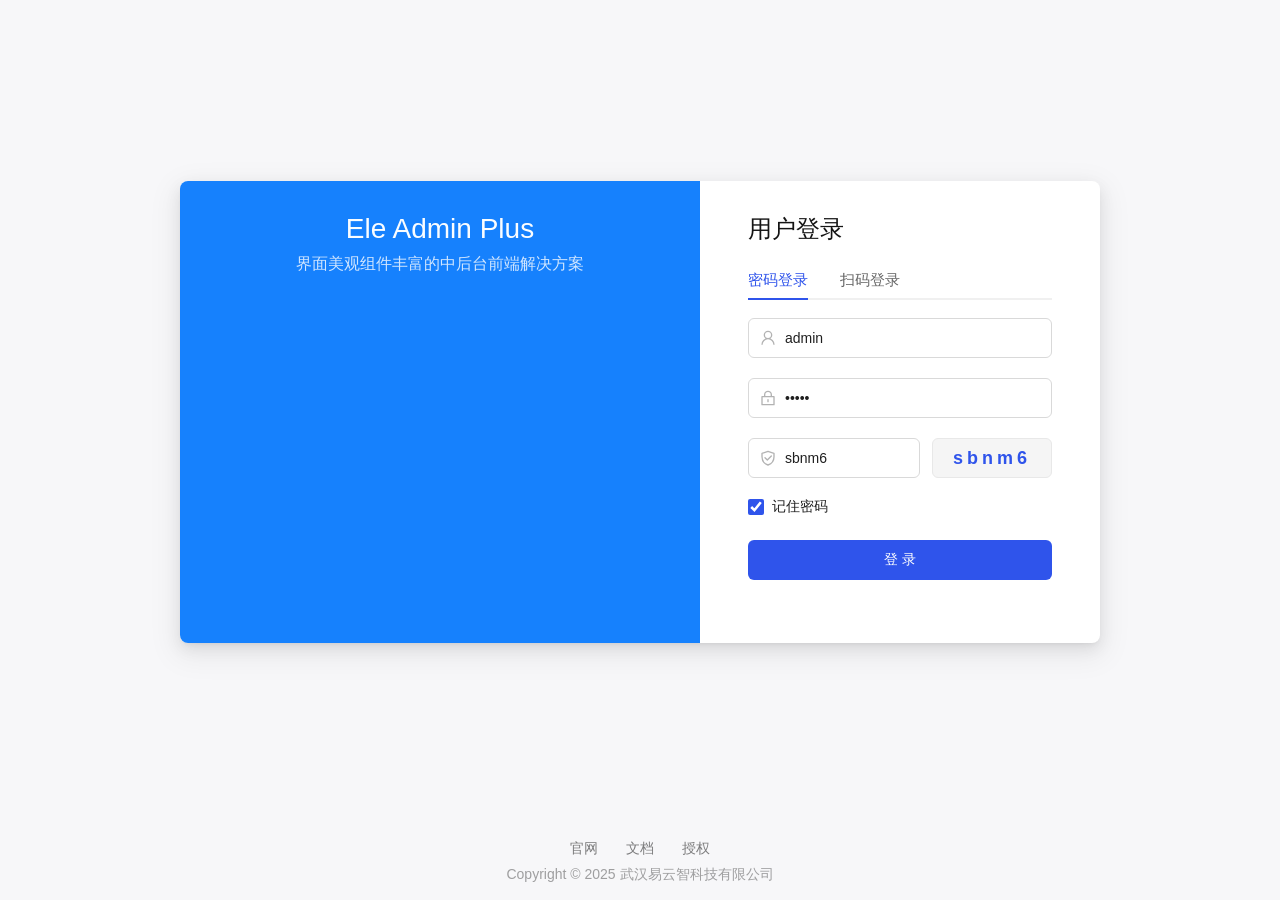
<file: src/html/login.html>
<!DOCTYPE html>
<html lang="zh-CN">
<head>
<meta charset="UTF-8">
<meta name="viewport" content="width=device-width, initial-scale=1.0">
<title>登录 - Ele Admin Plus</title>
<style>
* { margin: 0; padding: 0; box-sizing: border-box; }
body {
  font-family: -apple-system, BlinkMacSystemFont, Roboto, Arial, Helvetica, "Segoe UI", "Noto Sans", sans-serif;
  background: #f7f7f9 url('https://plus.eleadmin.com/assets/login-bg-BkIjQ0FB.png') no-repeat 0 0 / 100% 100%;
  min-height: 100vh;
  display: flex;
  flex-direction: column;
  color: rgba(0,0,0,.88);
  font-size: 14px;
}
.login-main {
  flex: 1; display: flex; justify-content: center; align-items: center;
}
.login-container {
  display: flex;
  width: 920px;
  height: 462px;
  background: #fff;
  border-radius: 8px;
  box-shadow: 0 6px 16px rgba(0,0,0,.08), 0 3px 6px -4px rgba(0,0,0,.12), 0 9px 28px 8px rgba(0,0,0,.05);
  overflow: hidden;
}
.login-left {
  width: 520px;
  flex-shrink: 0;
  background: #1681fd url('https://plus.eleadmin.com/assets/login-img-BQ7KMz7P.png') no-repeat 50% 100% / contain;
  display: flex;
  flex-direction: column;
  align-items: center;
  padding: 32px 8px;
  color: #fff;
}
.login-left h1 {
  font-size: 28px;
  font-weight: 400;
  margin-bottom: 6px;
  letter-spacing: 0;
  color: rgba(255,255,255,.98);
}
.login-left h4 {
  font-size: 16px;
  font-weight: 400;
  color: rgba(255,255,255,.8);
  text-align: center;
  line-height: 1.6;
  margin: 0;
}
.login-left .logo-icon {
  display: none;
}
.login-right {
  flex: 1;
  padding: 32px 48px 0;
  display: flex;
  flex-direction: column;
}
.login-right .title {
  font-size: 24px;
  font-weight: 500;
  color: rgba(0,0,0,.92);
  margin-bottom: 18px;
}
.login-tabs {
  display: flex;
  margin-bottom: 18px;
  border-bottom: 2px solid #f0f0f0;
}
.login-tabs .tab {
  padding: 8px 0;
  margin-right: 32px;
  cursor: pointer;
  font-size: 15px;
  color: rgba(0,0,0,.6);
  border-bottom: 2px solid transparent;
  margin-bottom: -2px;
  transition: all .3s;
  user-select: none;
}
.login-tabs .tab.active {
  color: #2f54eb;
  border-bottom-color: #2f54eb;
  font-weight: 500;
}
/* 扫码登录面板 */
.qr-panel {
  display: none;
  flex-direction: column;
  align-items: center;
  padding: 24px 0;
}
.qr-panel.show { display: flex; }
.qr-panel .qr-code {
  width: 180px; height: 180px;
  background: #fff;
  border: 1px solid #eee;
  display: flex; align-items: center; justify-content: center;
  border-radius: 4px;
}
.qr-panel .qr-code svg { width: 160px; height: 160px; }
.qr-panel .qr-refresh {
  margin-top: 12px;
  color: #2f54eb;
  font-size: 14px;
  cursor: pointer;
  display: flex;
  align-items: center;
  gap: 4px;
}
.qr-panel .qr-refresh:hover { opacity: .8; }
.qr-panel .qr-refresh svg { width: 14px; height: 14px; stroke: currentColor; fill: none; stroke-width: 4; }
.form-group {
  margin-bottom: 20px;
  position: relative;
}
.form-group { display: flex; align-items: center; }
.form-group .input-icon {
  position: absolute; left: 12px; top: 50%; transform: translateY(-50%);
  width: 16px; height: 16px; color: rgba(0,0,0,.3); pointer-events: none; z-index: 1;
}
.form-group .input-icon svg { width: 16px; height: 16px; stroke: currentColor; fill: none; stroke-width: 4; stroke-linejoin: round; }
.form-group input {
  width: 100%;
  height: 40px;
  padding: 0 12px 0 36px;
  border: 1px solid #d9d9d9;
  border-radius: 6px;
  font-size: 14px;
  outline: none;
  transition: border-color .2s;
  color: rgba(0,0,0,.88);
}
.form-group input:focus {
  border-color: #2f54eb;
  box-shadow: 0 0 0 2px rgba(47,84,235,.1);
}
.form-group input::placeholder {
  color: rgba(0,0,0,.36);
}
.captcha-row {
  display: flex;
  gap: 12px;
}
.captcha-row input {
  flex: 1;
}
.captcha-row .captcha-img {
  width: 120px;
  height: 40px;
  border-radius: 6px;
  background: #f5f5f5;
  display: flex;
  align-items: center;
  justify-content: center;
  font-size: 18px;
  font-weight: bold;
  color: #2f54eb;
  letter-spacing: 4px;
  cursor: pointer;
  user-select: none;
  border: 1px solid #e8e8e8;
}
.remember-row {
  display: flex;
  align-items: center;
  margin-bottom: 24px;
  font-size: 14px;
}
.remember-row input[type="checkbox"] {
  width: 16px;
  height: 16px;
  margin-right: 8px;
  accent-color: #2f54eb;
}
.login-btn {
  width: 100%;
  height: 40px;
  background: #2f54eb;
  color: #fff;
  border: none;
  border-radius: 6px;
  font-size: 14px;
  font-weight: 400;
  cursor: pointer;
  transition: background .3s;
  letter-spacing: 0;
}
.login-btn:hover {
  background: #1d39c4;
}
.login-footer {
  text-align: center;
  padding: 16px 0;
  color: rgba(0,0,0,.36);
  font-size: 14px;
}
.login-footer a {
  color: rgba(0,0,0,.5);
  text-decoration: none;
  margin: 0 12px;
}
.login-footer a:hover {
  color: #2f54eb;
}
</style>
</head>
<body>
<div class="login-main">
<div class="login-container">
  <div class="login-left">
    <div class="logo-icon">
      <svg viewBox="0 0 40 40" fill="none" width="48" height="48">
        <circle cx="20" cy="20" r="18" fill="url(#loginLogoGrad)"/>
        <path d="M13 11h5v18h-5z M20 11h5v8h-5z M20 21h7v8h-7z" fill="#fff" opacity="0.9"/>
        <defs><linearGradient id="loginLogoGrad" x1="0" y1="0" x2="40" y2="40"><stop offset="0%" stop-color="#4e8ef7"/><stop offset="100%" stop-color="#f46b45"/></linearGradient></defs>
      </svg>
    </div>
    <h1>Ele Admin Plus</h1>
    <h4>界面美观组件丰富的中后台前端解决方案</h4>
  </div>
  <div class="login-right">
    <div class="title">用户登录</div>
    <div class="login-tabs">
      <div class="tab active">密码登录</div>
      <div class="tab">扫码登录</div>
    </div>
    <form id="loginForm" class="login-panel">
      <div class="form-group">
        <span class="input-icon"><svg viewBox="0 0 48 48"><path d="M42 44C42 34 34 26 24 26 14 26 6 34 6 44M24 26C29.5 26 35 21 35 15 35 9 30 4 24 4 18 4 13 9 13 15 13 21 18.5 26 24 26Z"/></svg></span>
        <input type="text" id="username" placeholder="请输入登录账号" value="admin">
      </div>
      <div class="form-group">
        <span class="input-icon"><svg viewBox="0 0 48 48" stroke-linecap="round"><path d="M6 20H42V44H6ZM14 20V14C14 8 19 4 24 4 29 4 34 8 34 14V20"/><path d="M24 29V35"/></svg></span>
        <input type="password" id="password" placeholder="请输入登录密码" value="admin">
      </div>
      <div class="form-group captcha-row">
        <span class="input-icon"><svg viewBox="0 0 48 48" stroke-linecap="round"><path d="M6 10 24 4 42 10V20C42 31 35 41 24 45 13 41 6 31 6 20Z"/><path d="M15 23L22 30L34 18"/></svg></span>
        <input type="text" id="captcha" placeholder="请输入验证码" value="sbnm6">
        <div class="captcha-img" id="captchaImg" title="点击刷新">sbnm6</div>
      </div>
      <div class="remember-row">
        <input type="checkbox" id="remember" checked>
        <label for="remember">记住密码</label>
      </div>
      <button type="button" class="login-btn" onclick="doLogin()">登 录</button>
    </form>
    <div class="qr-panel" id="qrPanel">
      <div class="qr-code">
        <svg viewBox="0 0 180 180" id="qrSvg"></svg>
      </div>
      <div class="qr-refresh" onclick="refreshQR()">
        <svg viewBox="0 0 48 48" stroke-linecap="round" stroke-linejoin="round"><path d="M42 30C40 35 34 43 24 43 14 43 5 34 5 24 5 14 14 5 24 5 31 5 36 9 40 14M40 6V14L32 14"/></svg>
        刷新二维码
      </div>
    </div>
  </div>
</div>
</div>
<div class="login-footer">
  <a href="#">官网</a>
  <a href="#">文档</a>
  <a href="#">授权</a>
  <br>
  <span style="margin-top:8px;display:inline-block;">Copyright © 2025 武汉易云智科技有限公司</span>
</div>
<script>
/* 登录按钮点击 → 跳转后台首页 */
function doLogin() {
  window.location.href = 'index.html';
}
/* 切换登录Tab - 密码登录/扫码登录 */
document.querySelectorAll('.login-tabs .tab').forEach((tab, idx) => {
  tab.addEventListener('click', function() {
    document.querySelectorAll('.login-tabs .tab').forEach(t => t.classList.remove('active'));
    this.classList.add('active');
    const form = document.getElementById('loginForm');
    const qr = document.getElementById('qrPanel');
    if (idx === 0) {
      form.style.display = ''; qr.classList.remove('show');
    } else {
      form.style.display = 'none'; qr.classList.add('show');
    }
  });
});
/* 生成简易二维码SVG */
function refreshQR() {
  const svg = document.getElementById('qrSvg');
  const size = 180; const cells = 37; const cs = size / cells;
  let paths = `<rect width="${size}" height="${size}" fill="#fff"/>`;
  for (let y = 0; y < cells; y++) {
    for (let x = 0; x < cells; x++) {
      if (isQRModule(x, y, cells)) {
        paths += `<rect x="${x*cs}" y="${y*cs}" width="${cs+.5}" height="${cs+.5}" fill="#000"/>`;
      }
    }
  }
  svg.innerHTML = paths;
}
function isQRModule(x, y, n) {
  /* 定位图案 - 左上/右上/左下 */
  if ((x < 8 && y < 8) || (x >= n-8 && y < 8) || (x < 8 && y >= n-8)) {
    const cx = x < 8 ? x : (x >= n-8 ? x-(n-7) : x);
    const cy = y < 8 ? y : y-(n-7);
    if (cx===0||cx===6||cy===0||cy===6) return true;
    if (cx>=2&&cx<=4&&cy>=2&&cy<=4) return true;
    return false;
  }
  /* 定时图案 */
  if (y === 6 || x === 6) return (x+y) % 2 === 0;
  /* 随机数据区 */
  return Math.random() > 0.5;
}
refreshQR();
/* 刷新验证码 */
document.getElementById('captchaImg').addEventListener('click', function() {
  const chars = 'abcdefghijklmnopqrstuvwxyz0123456789';
  let code = '';
  for (let i = 0; i < 5; i++) code += chars[Math.floor(Math.random() * chars.length)];
  this.textContent = code;
  document.getElementById('captcha').value = code;
});
</script>
</body>
</html>
</file>
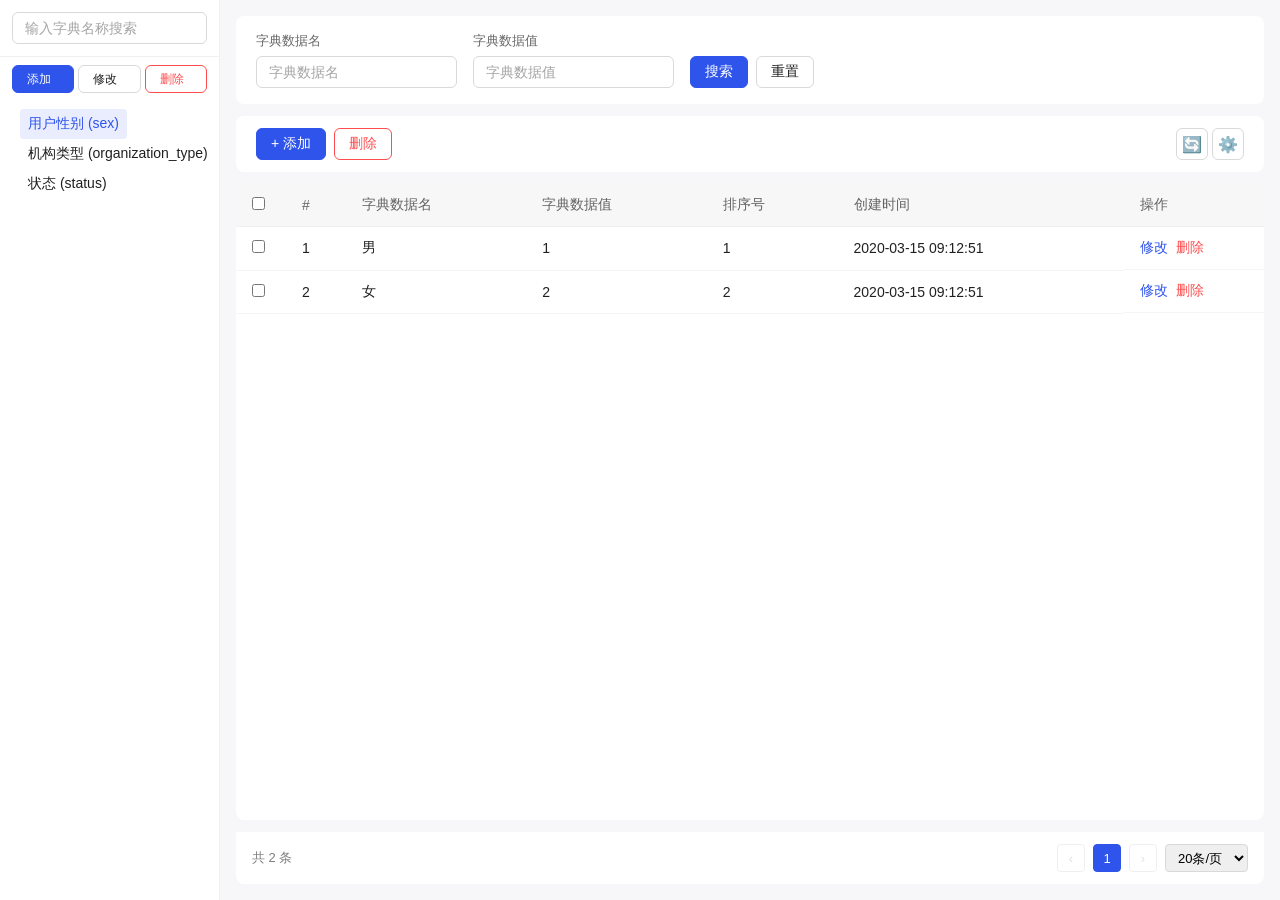
<file: src/html/system-dictionary.html>
<!DOCTYPE html>
<html lang="zh-CN">
<head>
<meta charset="UTF-8">
<meta name="viewport" content="width=device-width, initial-scale=1.0">
<title>字典管理</title>
<link rel="stylesheet" href="common.css">
</head>
<body style="background:#f7f7f9;">
<div class="page-wrapper">
  <!-- 左侧字典列表 -->
  <div class="left-tree-panel">
    <div class="tree-search">
      <input type="text" placeholder="输入字典名称搜索" class="input-field" style="width:100%">
    </div>
    <div style="padding:8px 12px;display:flex;gap:4px;">
      <button class="btn btn-primary" style="flex:1;font-size:12px;height:28px;">添加</button>
      <button class="btn btn-default" style="flex:1;font-size:12px;height:28px;">修改</button>
      <button class="btn btn-danger" style="flex:1;font-size:12px;height:28px;">删除</button>
    </div>
    <div class="tree-container" id="dictList">
      <div class="tree-node active"><span class="tree-indent"></span><span class="tree-label">用户性别 (sex)</span></div>
      <div class="tree-node"><span class="tree-indent"></span><span class="tree-label">机构类型 (organization_type)</span></div>
      <div class="tree-node"><span class="tree-indent"></span><span class="tree-label">状态 (status)</span></div>
    </div>
  </div>
  <!-- 右侧字典数据 -->
  <div class="right-content-panel">
    <div class="search-bar">
      <div class="search-field"><label>字典数据名</label><input type="text" placeholder="字典数据名" class="input-field"></div>
      <div class="search-field"><label>字典数据值</label><input type="text" placeholder="字典数据值" class="input-field"></div>
      <div class="search-actions">
        <button class="btn btn-primary">搜索</button>
        <button class="btn btn-default">重置</button>
      </div>
    </div>
    <div class="toolbar">
      <button class="btn btn-primary">+ 添加</button>
      <button class="btn btn-danger">删除</button>
      <div class="toolbar-right"><button class="btn btn-icon">🔄</button><button class="btn btn-icon">⚙️</button></div>
    </div>
    <div class="table-container">
      <table class="data-table">
        <thead><tr>
          <th class="col-check"><input type="checkbox"></th>
          <th class="col-index">#</th>
          <th>字典数据名</th><th>字典数据值</th><th>排序号</th><th>创建时间</th><th class="col-action">操作</th>
        </tr></thead>
        <tbody>
          <tr><td><input type="checkbox"></td><td>1</td><td>男</td><td>1</td><td>1</td><td>2020-03-15 09:12:51</td>
            <td class="actions"><a class="link-btn">修改</a><a class="link-btn" style="color:#ff4d4f">删除</a></td></tr>
          <tr><td><input type="checkbox"></td><td>2</td><td>女</td><td>2</td><td>2</td><td>2020-03-15 09:12:51</td>
            <td class="actions"><a class="link-btn">修改</a><a class="link-btn" style="color:#ff4d4f">删除</a></td></tr>
        </tbody>
      </table>
    </div>
    <div class="pagination">
      <span class="page-total">共 2 条</span>
      <button class="page-btn" disabled>‹</button>
      <button class="page-btn active">1</button>
      <button class="page-btn" disabled>›</button>
      <select class="page-size"><option>20条/页</option></select>
    </div>
  </div>
</div>
<script src="common.js"></script>
</body>
</html>
</file>
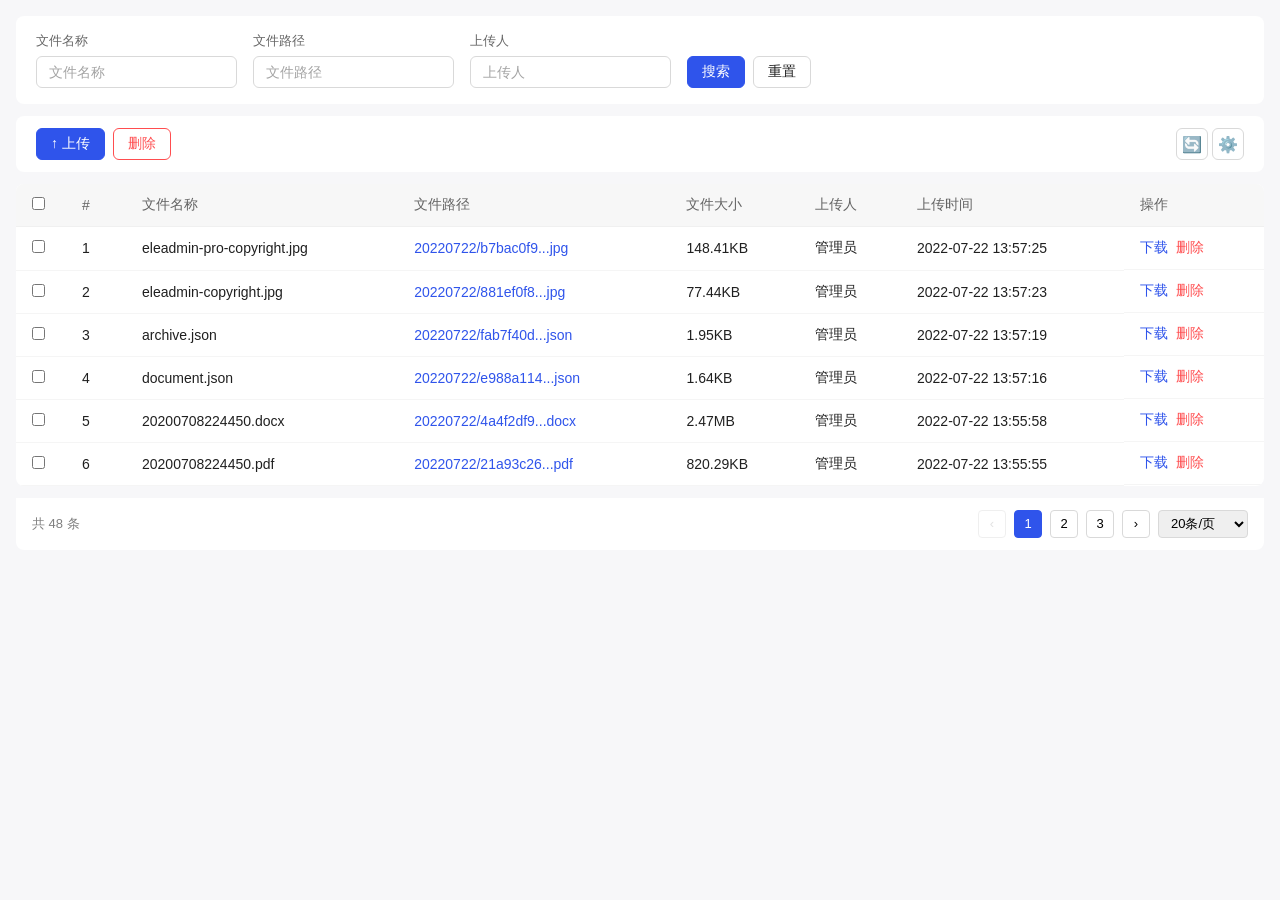
<file: src/html/system-file.html>
<!DOCTYPE html>
<html lang="zh-CN">
<head>
<meta charset="UTF-8">
<meta name="viewport" content="width=device-width, initial-scale=1.0">
<title>文件管理</title>
<link rel="stylesheet" href="common.css">
</head>
<body style="background:#f7f7f9;">
<div class="content-panel">
  <div class="search-bar">
    <div class="search-field"><label>文件名称</label><input type="text" placeholder="文件名称" class="input-field"></div>
    <div class="search-field"><label>文件路径</label><input type="text" placeholder="文件路径" class="input-field"></div>
    <div class="search-field"><label>上传人</label><input type="text" placeholder="上传人" class="input-field"></div>
    <div class="search-actions">
      <button class="btn btn-primary">搜索</button>
      <button class="btn btn-default">重置</button>
    </div>
  </div>
  <div class="toolbar">
    <button class="btn btn-primary">↑ 上传</button>
    <button class="btn btn-danger">删除</button>
    <div class="toolbar-right"><button class="btn btn-icon">🔄</button><button class="btn btn-icon">⚙️</button></div>
  </div>
  <div class="table-container">
    <table class="data-table">
      <thead><tr>
        <th class="col-check"><input type="checkbox"></th>
        <th class="col-index">#</th>
        <th>文件名称</th><th>文件路径</th><th>文件大小</th><th>上传人</th><th>上传时间</th><th class="col-action">操作</th>
      </tr></thead>
      <tbody>
        <tr><td><input type="checkbox"></td><td>1</td><td>eleadmin-pro-copyright.jpg</td><td><a class="link-btn" href="#">20220722/b7bac0f9...jpg</a></td><td>148.41KB</td><td>管理员</td><td>2022-07-22 13:57:25</td>
          <td class="actions"><a class="link-btn">下载</a><a class="link-btn" style="color:#ff4d4f">删除</a></td></tr>
        <tr><td><input type="checkbox"></td><td>2</td><td>eleadmin-copyright.jpg</td><td><a class="link-btn" href="#">20220722/881ef0f8...jpg</a></td><td>77.44KB</td><td>管理员</td><td>2022-07-22 13:57:23</td>
          <td class="actions"><a class="link-btn">下载</a><a class="link-btn" style="color:#ff4d4f">删除</a></td></tr>
        <tr><td><input type="checkbox"></td><td>3</td><td>archive.json</td><td><a class="link-btn" href="#">20220722/fab7f40d...json</a></td><td>1.95KB</td><td>管理员</td><td>2022-07-22 13:57:19</td>
          <td class="actions"><a class="link-btn">下载</a><a class="link-btn" style="color:#ff4d4f">删除</a></td></tr>
        <tr><td><input type="checkbox"></td><td>4</td><td>document.json</td><td><a class="link-btn" href="#">20220722/e988a114...json</a></td><td>1.64KB</td><td>管理员</td><td>2022-07-22 13:57:16</td>
          <td class="actions"><a class="link-btn">下载</a><a class="link-btn" style="color:#ff4d4f">删除</a></td></tr>
        <tr><td><input type="checkbox"></td><td>5</td><td>20200708224450.docx</td><td><a class="link-btn" href="#">20220722/4a4f2df9...docx</a></td><td>2.47MB</td><td>管理员</td><td>2022-07-22 13:55:58</td>
          <td class="actions"><a class="link-btn">下载</a><a class="link-btn" style="color:#ff4d4f">删除</a></td></tr>
        <tr><td><input type="checkbox"></td><td>6</td><td>20200708224450.pdf</td><td><a class="link-btn" href="#">20220722/21a93c26...pdf</a></td><td>820.29KB</td><td>管理员</td><td>2022-07-22 13:55:55</td>
          <td class="actions"><a class="link-btn">下载</a><a class="link-btn" style="color:#ff4d4f">删除</a></td></tr>
      </tbody>
    </table>
  </div>
  <div class="pagination">
    <span class="page-total">共 48 条</span>
    <button class="page-btn" disabled>‹</button>
    <button class="page-btn active">1</button>
    <button class="page-btn">2</button>
    <button class="page-btn">3</button>
    <button class="page-btn">›</button>
    <select class="page-size"><option>20条/页</option><option>50条/页</option><option>100条/页</option></select>
  </div>
</div>
<script src="common.js"></script>
</body>
</html>
</file>
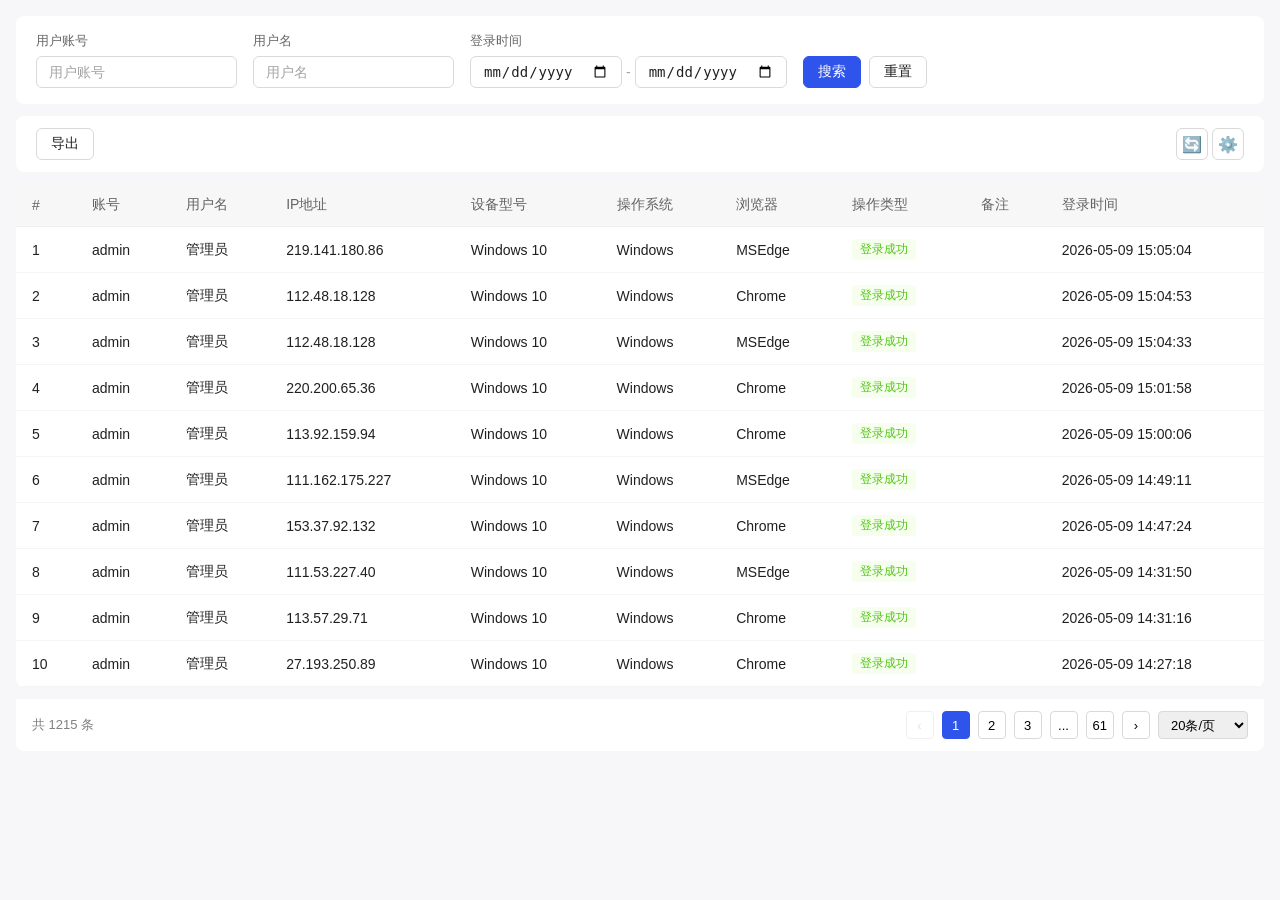
<file: src/html/system-login-record.html>
<!DOCTYPE html>
<html lang="zh-CN">
<head>
<meta charset="UTF-8">
<meta name="viewport" content="width=device-width, initial-scale=1.0">
<title>登录日志</title>
<link rel="stylesheet" href="common.css">
</head>
<body style="background:#f7f7f9;">
<div class="content-panel">
  <div class="search-bar">
    <div class="search-field"><label>用户账号</label><input type="text" placeholder="用户账号" class="input-field"></div>
    <div class="search-field"><label>用户名</label><input type="text" placeholder="用户名" class="input-field"></div>
    <div class="search-field">
      <label>登录时间</label>
      <div style="display:flex;gap:4px;align-items:center;">
        <input type="date" class="input-field" style="min-width:130px">
        <span style="color:rgba(0,0,0,.36)">-</span>
        <input type="date" class="input-field" style="min-width:130px">
      </div>
    </div>
    <div class="search-actions">
      <button class="btn btn-primary">搜索</button>
      <button class="btn btn-default">重置</button>
    </div>
  </div>
  <div class="toolbar">
    <button class="btn btn-default">导出</button>
    <div class="toolbar-right"><button class="btn btn-icon">🔄</button><button class="btn btn-icon">⚙️</button></div>
  </div>
  <div class="table-container">
    <table class="data-table">
      <thead><tr>
        <th class="col-index">#</th>
        <th>账号</th><th>用户名</th><th>IP地址</th><th>设备型号</th><th>操作系统</th><th>浏览器</th><th>操作类型</th><th>备注</th><th>登录时间</th>
      </tr></thead>
      <tbody>
        <tr><td>1</td><td>admin</td><td>管理员</td><td>219.141.180.86</td><td>Windows 10</td><td>Windows</td><td>MSEdge</td><td><span class="tag tag-success">登录成功</span></td><td></td><td>2026-05-09 15:05:04</td></tr>
        <tr><td>2</td><td>admin</td><td>管理员</td><td>112.48.18.128</td><td>Windows 10</td><td>Windows</td><td>Chrome</td><td><span class="tag tag-success">登录成功</span></td><td></td><td>2026-05-09 15:04:53</td></tr>
        <tr><td>3</td><td>admin</td><td>管理员</td><td>112.48.18.128</td><td>Windows 10</td><td>Windows</td><td>MSEdge</td><td><span class="tag tag-success">登录成功</span></td><td></td><td>2026-05-09 15:04:33</td></tr>
        <tr><td>4</td><td>admin</td><td>管理员</td><td>220.200.65.36</td><td>Windows 10</td><td>Windows</td><td>Chrome</td><td><span class="tag tag-success">登录成功</span></td><td></td><td>2026-05-09 15:01:58</td></tr>
        <tr><td>5</td><td>admin</td><td>管理员</td><td>113.92.159.94</td><td>Windows 10</td><td>Windows</td><td>Chrome</td><td><span class="tag tag-success">登录成功</span></td><td></td><td>2026-05-09 15:00:06</td></tr>
        <tr><td>6</td><td>admin</td><td>管理员</td><td>111.162.175.227</td><td>Windows 10</td><td>Windows</td><td>MSEdge</td><td><span class="tag tag-success">登录成功</span></td><td></td><td>2026-05-09 14:49:11</td></tr>
        <tr><td>7</td><td>admin</td><td>管理员</td><td>153.37.92.132</td><td>Windows 10</td><td>Windows</td><td>Chrome</td><td><span class="tag tag-success">登录成功</span></td><td></td><td>2026-05-09 14:47:24</td></tr>
        <tr><td>8</td><td>admin</td><td>管理员</td><td>111.53.227.40</td><td>Windows 10</td><td>Windows</td><td>MSEdge</td><td><span class="tag tag-success">登录成功</span></td><td></td><td>2026-05-09 14:31:50</td></tr>
        <tr><td>9</td><td>admin</td><td>管理员</td><td>113.57.29.71</td><td>Windows 10</td><td>Windows</td><td>Chrome</td><td><span class="tag tag-success">登录成功</span></td><td></td><td>2026-05-09 14:31:16</td></tr>
        <tr><td>10</td><td>admin</td><td>管理员</td><td>27.193.250.89</td><td>Windows 10</td><td>Windows</td><td>Chrome</td><td><span class="tag tag-success">登录成功</span></td><td></td><td>2026-05-09 14:27:18</td></tr>
      </tbody>
    </table>
  </div>
  <div class="pagination">
    <span class="page-total">共 1215 条</span>
    <button class="page-btn" disabled>‹</button>
    <button class="page-btn active">1</button>
    <button class="page-btn">2</button>
    <button class="page-btn">3</button>
    <button class="page-btn">...</button>
    <button class="page-btn">61</button>
    <button class="page-btn">›</button>
    <select class="page-size"><option>20条/页</option><option>50条/页</option><option>100条/页</option></select>
  </div>
</div>
<script src="common.js"></script>
</body>
</html>
</file>
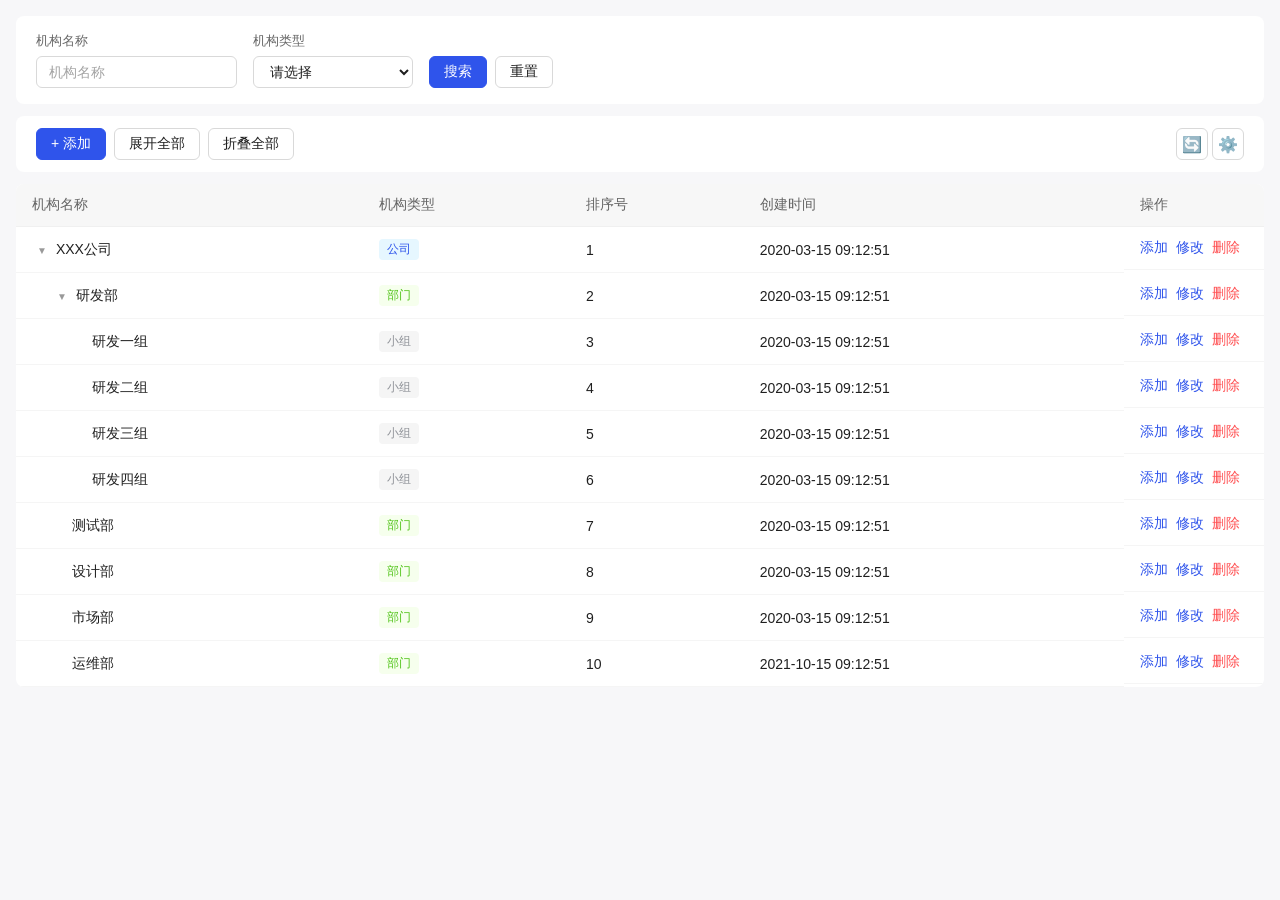
<file: src/html/system-organization.html>
<!DOCTYPE html>
<html lang="zh-CN">
<head>
<meta charset="UTF-8">
<meta name="viewport" content="width=device-width, initial-scale=1.0">
<title>机构管理</title>
<link rel="stylesheet" href="common.css">
</head>
<body style="background:#f7f7f9;">
<div class="content-panel">
  <div class="search-bar">
    <div class="search-field"><label>机构名称</label><input type="text" placeholder="机构名称" class="input-field"></div>
    <div class="search-field"><label>机构类型</label>
      <select class="input-field select-field"><option value="">请选择</option><option>公司</option><option>部门</option><option>小组</option></select>
    </div>
    <div class="search-actions">
      <button class="btn btn-primary">搜索</button>
      <button class="btn btn-default">重置</button>
    </div>
  </div>
  <div class="toolbar">
    <button class="btn btn-primary" onclick="openDialog('addOrgDialog')">+ 添加</button>
    <button class="btn btn-default" onclick="expandAllTreeTable()">展开全部</button>
    <button class="btn btn-default" onclick="collapseAllTreeTable()">折叠全部</button>
    <div class="toolbar-right"><button class="btn btn-icon">🔄</button><button class="btn btn-icon">⚙️</button></div>
  </div>
  <div class="table-container">
    <table class="data-table">
      <thead><tr><th>机构名称</th><th>机构类型</th><th>排序号</th><th>创建时间</th><th class="col-action">操作</th></tr></thead>
      <tbody>
        <tr data-level="0"><td><span class="tree-table-toggle" onclick="toggleTreeTable(this,0)">▼</span> XXX公司</td><td><span class="tag tag-primary">公司</span></td><td>1</td><td>2020-03-15 09:12:51</td><td class="actions"><a class="link-btn">添加</a><a class="link-btn">修改</a><a class="link-btn" style="color:#ff4d4f">删除</a></td></tr>
        <tr data-level="1"><td><span class="tree-table-indent"></span><span class="tree-table-toggle" onclick="toggleTreeTable(this,1)">▼</span> 研发部</td><td><span class="tag tag-success">部门</span></td><td>2</td><td>2020-03-15 09:12:51</td><td class="actions"><a class="link-btn">添加</a><a class="link-btn">修改</a><a class="link-btn" style="color:#ff4d4f">删除</a></td></tr>
        <tr data-level="2"><td><span class="tree-table-indent"></span><span class="tree-table-indent"></span><span class="tree-table-indent"></span>研发一组</td><td><span class="tag tag-info">小组</span></td><td>3</td><td>2020-03-15 09:12:51</td><td class="actions"><a class="link-btn">添加</a><a class="link-btn">修改</a><a class="link-btn" style="color:#ff4d4f">删除</a></td></tr>
        <tr data-level="2"><td><span class="tree-table-indent"></span><span class="tree-table-indent"></span><span class="tree-table-indent"></span>研发二组</td><td><span class="tag tag-info">小组</span></td><td>4</td><td>2020-03-15 09:12:51</td><td class="actions"><a class="link-btn">添加</a><a class="link-btn">修改</a><a class="link-btn" style="color:#ff4d4f">删除</a></td></tr>
        <tr data-level="2"><td><span class="tree-table-indent"></span><span class="tree-table-indent"></span><span class="tree-table-indent"></span>研发三组</td><td><span class="tag tag-info">小组</span></td><td>5</td><td>2020-03-15 09:12:51</td><td class="actions"><a class="link-btn">添加</a><a class="link-btn">修改</a><a class="link-btn" style="color:#ff4d4f">删除</a></td></tr>
        <tr data-level="2"><td><span class="tree-table-indent"></span><span class="tree-table-indent"></span><span class="tree-table-indent"></span>研发四组</td><td><span class="tag tag-info">小组</span></td><td>6</td><td>2020-03-15 09:12:51</td><td class="actions"><a class="link-btn">添加</a><a class="link-btn">修改</a><a class="link-btn" style="color:#ff4d4f">删除</a></td></tr>
        <tr data-level="1"><td><span class="tree-table-indent"></span><span class="tree-table-indent"></span>测试部</td><td><span class="tag tag-success">部门</span></td><td>7</td><td>2020-03-15 09:12:51</td><td class="actions"><a class="link-btn">添加</a><a class="link-btn">修改</a><a class="link-btn" style="color:#ff4d4f">删除</a></td></tr>
        <tr data-level="1"><td><span class="tree-table-indent"></span><span class="tree-table-indent"></span>设计部</td><td><span class="tag tag-success">部门</span></td><td>8</td><td>2020-03-15 09:12:51</td><td class="actions"><a class="link-btn">添加</a><a class="link-btn">修改</a><a class="link-btn" style="color:#ff4d4f">删除</a></td></tr>
        <tr data-level="1"><td><span class="tree-table-indent"></span><span class="tree-table-indent"></span>市场部</td><td><span class="tag tag-success">部门</span></td><td>9</td><td>2020-03-15 09:12:51</td><td class="actions"><a class="link-btn">添加</a><a class="link-btn">修改</a><a class="link-btn" style="color:#ff4d4f">删除</a></td></tr>
        <tr data-level="1"><td><span class="tree-table-indent"></span><span class="tree-table-indent"></span>运维部</td><td><span class="tag tag-success">部门</span></td><td>10</td><td>2021-10-15 09:12:51</td><td class="actions"><a class="link-btn">添加</a><a class="link-btn">修改</a><a class="link-btn" style="color:#ff4d4f">删除</a></td></tr>
      </tbody>
    </table>
  </div>
</div>

<!-- 添加机构弹窗 -->
<div class="dialog-overlay" id="addOrgDialog">
  <div class="dialog" style="width:560px;">
    <div class="dialog-header"><span class="dialog-title">添加机构</span><span class="dialog-close" onclick="closeDialog('addOrgDialog')">×</span></div>
    <div class="dialog-body">
      <div class="form-row"><label class="form-label">上级机构</label><div class="form-control"><select class="input-field select-field" style="width:100%"><option>请选择上级机构</option><option>XXX公司</option><option>研发部</option></select></div></div>
      <div class="form-row"><label class="form-label required">机构名称</label><div class="form-control"><input type="text" class="input-field" style="width:100%" placeholder="请输入机构名称"></div></div>
      <div class="form-row"><label class="form-label required">机构全称</label><div class="form-control"><input type="text" class="input-field" style="width:100%" placeholder="请输入机构全称"></div></div>
      <div class="form-row"><label class="form-label">机构代码</label><div class="form-control"><input type="text" class="input-field" style="width:100%" placeholder="请输入机构代码"></div></div>
      <div class="form-row"><label class="form-label required">机构类型</label><div class="form-control"><select class="input-field select-field" style="width:100%"><option>请选择</option><option>公司</option><option>部门</option><option>小组</option></select></div></div>
      <div class="form-row"><label class="form-label required">排序号</label><div class="form-control"><input type="number" class="input-field" style="width:100%" value="0"></div></div>
      <div class="form-row"><label class="form-label">备注</label><div class="form-control"><textarea class="input-field" rows="3" style="width:100%;resize:vertical" placeholder="请输入备注"></textarea></div></div>
    </div>
    <div class="dialog-footer"><button class="btn btn-default" onclick="closeDialog('addOrgDialog')">取消</button><button class="btn btn-primary" onclick="closeDialog('addOrgDialog')">保存</button></div>
  </div>
</div>
<script src="common.js"></script>
</body>
</html>
</file>
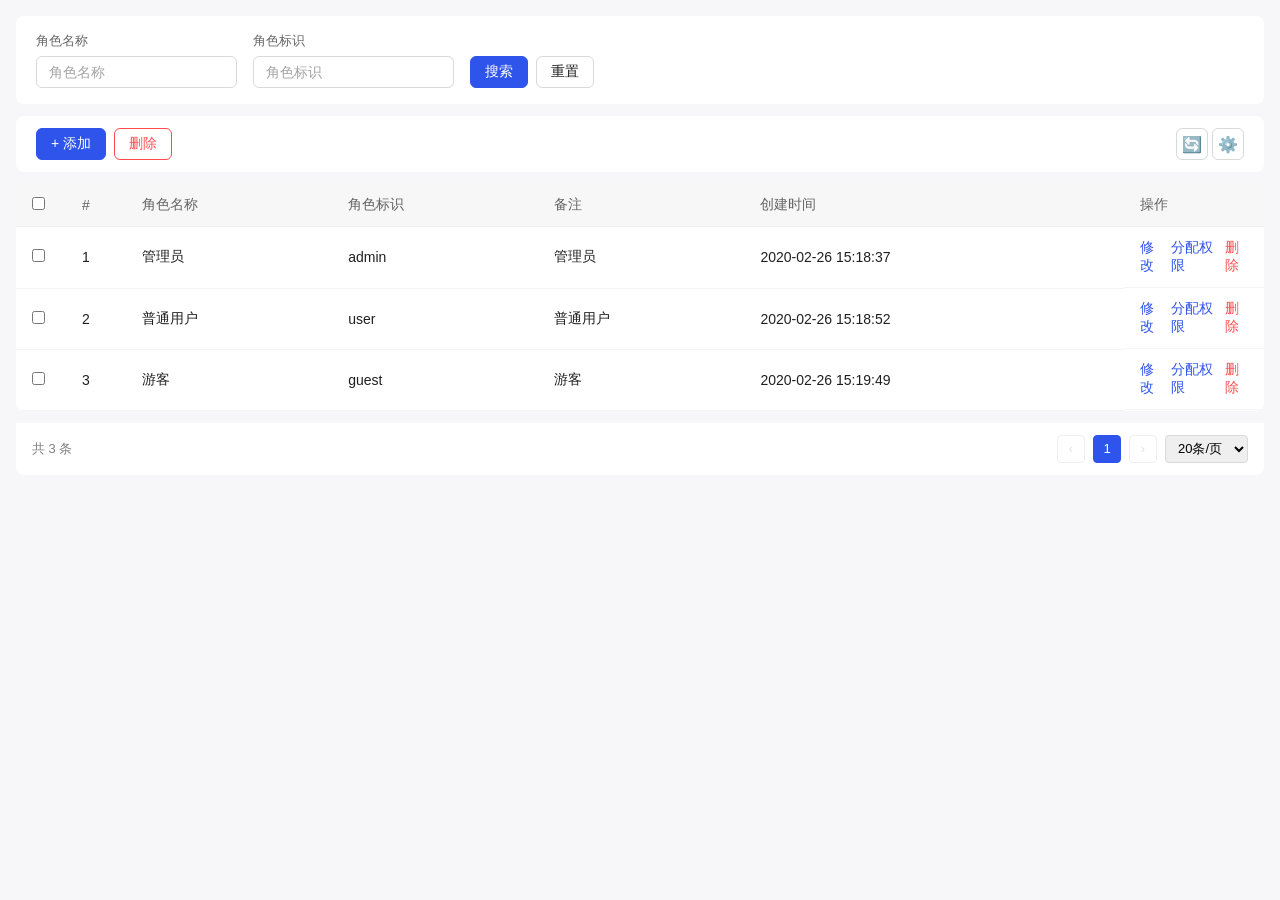
<file: src/html/system-role.html>
<!DOCTYPE html>
<html lang="zh-CN">
<head>
<meta charset="UTF-8">
<meta name="viewport" content="width=device-width, initial-scale=1.0">
<title>角色管理</title>
<link rel="stylesheet" href="common.css">
</head>
<body style="background:#f7f7f9;">
<div class="content-panel">
  <div class="search-bar">
    <div class="search-field"><label>角色名称</label><input type="text" placeholder="角色名称" class="input-field"></div>
    <div class="search-field"><label>角色标识</label><input type="text" placeholder="角色标识" class="input-field"></div>
    <div class="search-actions">
      <button class="btn btn-primary">搜索</button>
      <button class="btn btn-default">重置</button>
    </div>
  </div>
  <div class="toolbar">
    <button class="btn btn-primary" onclick="openDialog('addRoleDialog')">+ 添加</button>
    <button class="btn btn-danger">删除</button>
    <div class="toolbar-right">
      <button class="btn btn-icon">🔄</button>
      <button class="btn btn-icon">⚙️</button>
    </div>
  </div>
  <div class="table-container">
    <table class="data-table">
      <thead><tr>
        <th class="col-check"><input type="checkbox"></th>
        <th class="col-index">#</th>
        <th>角色名称</th><th>角色标识</th><th>备注</th><th>创建时间</th><th class="col-action">操作</th>
      </tr></thead>
      <tbody>
        <tr><td><input type="checkbox"></td><td>1</td><td>管理员</td><td>admin</td><td>管理员</td><td>2020-02-26 15:18:37</td>
          <td class="actions"><a class="link-btn">修改</a><a class="link-btn" onclick="openDialog('permDialog')">分配权限</a><a class="link-btn" style="color:#ff4d4f;">删除</a></td></tr>
        <tr><td><input type="checkbox"></td><td>2</td><td>普通用户</td><td>user</td><td>普通用户</td><td>2020-02-26 15:18:52</td>
          <td class="actions"><a class="link-btn">修改</a><a class="link-btn" onclick="openDialog('permDialog')">分配权限</a><a class="link-btn" style="color:#ff4d4f;">删除</a></td></tr>
        <tr><td><input type="checkbox"></td><td>3</td><td>游客</td><td>guest</td><td>游客</td><td>2020-02-26 15:19:49</td>
          <td class="actions"><a class="link-btn">修改</a><a class="link-btn" onclick="openDialog('permDialog')">分配权限</a><a class="link-btn" style="color:#ff4d4f;">删除</a></td></tr>
      </tbody>
    </table>
  </div>
  <div class="pagination">
    <span class="page-total">共 3 条</span>
    <button class="page-btn" disabled>‹</button>
    <button class="page-btn active">1</button>
    <button class="page-btn" disabled>›</button>
    <select class="page-size"><option>20条/页</option></select>
  </div>
</div>

<!-- 添加角色弹窗 -->
<div class="dialog-overlay" id="addRoleDialog">
  <div class="dialog" style="width:500px;">
    <div class="dialog-header"><span class="dialog-title">添加角色</span><span class="dialog-close" onclick="closeDialog('addRoleDialog')">×</span></div>
    <div class="dialog-body">
      <div class="form-row"><label class="form-label required">角色名称</label><div class="form-control"><input type="text" class="input-field" style="width:100%" placeholder="请输入角色名称"></div></div>
      <div class="form-row"><label class="form-label required">角色标识</label><div class="form-control"><input type="text" class="input-field" style="width:100%" placeholder="请输入角色标识"></div></div>
      <div class="form-row"><label class="form-label">备注</label><div class="form-control"><textarea class="input-field" rows="3" style="width:100%;resize:vertical" placeholder="请输入备注"></textarea></div></div>
    </div>
    <div class="dialog-footer"><button class="btn btn-default" onclick="closeDialog('addRoleDialog')">取消</button><button class="btn btn-primary" onclick="closeDialog('addRoleDialog')">保存</button></div>
  </div>
</div>

<!-- 分配权限弹窗 -->
<div class="dialog-overlay" id="permDialog">
  <div class="dialog" style="width:500px;">
    <div class="dialog-header"><span class="dialog-title">分配权限</span><span class="dialog-close" onclick="closeDialog('permDialog')">×</span></div>
    <div class="dialog-body" style="max-height:400px;overflow-y:auto;">
      <div class="tree-container" style="padding:0;">
        <div class="tree-node expanded"><span class="tree-toggle" onclick="toggleTree(this)">▼</span><label><input type="checkbox" checked> Dashboard</label>
          <div class="tree-children">
            <div class="tree-node"><span class="tree-indent"></span><label><input type="checkbox" checked> 工作台</label></div>
            <div class="tree-node"><span class="tree-indent"></span><label><input type="checkbox" checked> 分析页</label></div>
            <div class="tree-node"><span class="tree-indent"></span><label><input type="checkbox" checked> 监控页</label></div>
          </div>
        </div>
        <div class="tree-node expanded"><span class="tree-toggle" onclick="toggleTree(this)">▼</span><label><input type="checkbox"> 系统管理</label>
          <div class="tree-children">
            <div class="tree-node expanded"><span class="tree-toggle" onclick="toggleTree(this)">▼</span><label><input type="checkbox"> 用户管理</label>
              <div class="tree-children">
                <div class="tree-node"><span class="tree-indent"></span><label><input type="checkbox" checked> 查询用户</label></div>
                <div class="tree-node"><span class="tree-indent"></span><label><input type="checkbox"> 添加用户</label></div>
                <div class="tree-node"><span class="tree-indent"></span><label><input type="checkbox"> 修改用户</label></div>
                <div class="tree-node"><span class="tree-indent"></span><label><input type="checkbox"> 删除用户</label></div>
                <div class="tree-node"><span class="tree-indent"></span><label><input type="checkbox" checked> 用户详情</label></div>
              </div>
            </div>
            <div class="tree-node expanded"><span class="tree-toggle" onclick="toggleTree(this)">▼</span><label><input type="checkbox"> 角色管理</label>
              <div class="tree-children">
                <div class="tree-node"><span class="tree-indent"></span><label><input type="checkbox" checked> 查询角色</label></div>
                <div class="tree-node"><span class="tree-indent"></span><label><input type="checkbox"> 添加角色</label></div>
                <div class="tree-node"><span class="tree-indent"></span><label><input type="checkbox"> 修改角色</label></div>
                <div class="tree-node"><span class="tree-indent"></span><label><input type="checkbox"> 删除角色</label></div>
              </div>
            </div>
            <div class="tree-node"><span class="tree-indent"></span><label><input type="checkbox" checked> 登录日志</label></div>
            <div class="tree-node"><span class="tree-indent"></span><label><input type="checkbox" checked> 操作日志</label></div>
          </div>
        </div>
      </div>
    </div>
    <div class="dialog-footer"><button class="btn btn-default" onclick="closeDialog('permDialog')">取消</button><button class="btn btn-primary" onclick="closeDialog('permDialog')">保存</button></div>
  </div>
</div>

<script src="common.js"></script>
</body>
</html>
</file>
<file: src/html/common.css>
/* ==================== 公共基础样式 ==================== */
* { margin: 0; padding: 0; box-sizing: border-box; }
body {
  font-family: -apple-system, BlinkMacSystemFont, Roboto, Arial, Helvetica, "Segoe UI", "Noto Sans", sans-serif;
  font-size: 14px;
  color: rgba(0,0,0,.88);
  background: #f7f7f9;
}
a { text-decoration: none; color: inherit; }

/* ==================== 页面容器(左树右表) ==================== */
.page-wrapper {
  display: flex;
  height: 100vh;
  gap: 0;
}
.page-wrapper-full {
  display: flex;
  flex-direction: column;
  height: 100vh;
  padding: 0;
}
.left-tree-panel {
  width: 220px;
  background: #fff;
  border-right: 1px solid #f0f0f0;
  display: flex;
  flex-direction: column;
  flex-shrink: 0;
  overflow: hidden;
}
.right-content-panel {
  flex: 1;
  display: flex;
  flex-direction: column;
  overflow: hidden;
  padding: 16px;
  gap: 12px;
}
.content-panel {
  flex: 1;
  display: flex;
  flex-direction: column;
  overflow: hidden;
  padding: 16px;
  gap: 12px;
}

/* ==================== 树组件 ==================== */
.tree-search {
  padding: 12px;
  border-bottom: 1px solid #f0f0f0;
}
.tree-container {
  flex: 1;
  overflow-y: auto;
  padding: 8px 0;
}
.tree-node {
  cursor: pointer;
  user-select: none;
}
.tree-node .tree-label {
  display: inline-block;
  padding: 6px 8px;
  border-radius: 4px;
  font-size: 14px;
  transition: all .2s;
}
.tree-node .tree-label:hover {
  background: rgba(47,84,235,.06);
  color: #2f54eb;
}
.tree-node.active > .tree-label {
  background: rgba(47,84,235,.1);
  color: #2f54eb;
  font-weight: 500;
}
.tree-toggle {
  display: inline-block;
  width: 20px;
  text-align: center;
  font-size: 10px;
  color: rgba(0,0,0,.4);
  cursor: pointer;
  transition: transform .2s;
}
.tree-indent {
  display: inline-block;
  width: 20px;
}
.tree-children {
  padding-left: 20px;
}
.tree-node:not(.expanded) > .tree-children {
  display: none;
}
.tree-node:not(.expanded) > .tree-toggle {
  transform: rotate(-90deg);
}
.level-0 > .tree-label { padding-left: 4px; }

/* ==================== 搜索栏 ==================== */
.search-bar {
  background: #fff;
  padding: 16px 20px;
  border-radius: 8px;
  display: flex;
  flex-wrap: wrap;
  align-items: flex-end;
  gap: 16px;
}
.search-field {
  display: flex;
  flex-direction: column;
  gap: 6px;
}
.search-field label {
  font-size: 13px;
  color: rgba(0,0,0,.6);
}
.search-actions {
  display: flex;
  gap: 8px;
  align-self: flex-end;
}

/* ==================== 输入框 ==================== */
.input-field {
  height: 32px;
  padding: 0 12px;
  border: 1px solid #d9d9d9;
  border-radius: 6px;
  font-size: 14px;
  outline: none;
  transition: border-color .2s;
  color: rgba(0,0,0,.88);
  background: #fff;
  min-width: 160px;
}
.input-field:focus {
  border-color: #2f54eb;
  box-shadow: 0 0 0 2px rgba(47,84,235,.08);
}
.input-field::placeholder { color: rgba(0,0,0,.36); }
.select-field { cursor: pointer; appearance: auto; }
textarea.input-field { height: auto; padding: 8px 12px; }

/* ==================== 按钮 ==================== */
.btn {
  height: 32px;
  padding: 0 14px;
  border-radius: 6px;
  font-size: 14px;
  cursor: pointer;
  border: 1px solid #d9d9d9;
  background: #fff;
  color: rgba(0,0,0,.88);
  transition: all .2s;
  display: inline-flex;
  align-items: center;
  gap: 4px;
  white-space: nowrap;
}
.btn:hover { border-color: #2f54eb; color: #2f54eb; }
.btn-primary { background: #2f54eb; color: #fff; border-color: #2f54eb; }
.btn-primary:hover { background: #1d39c4; border-color: #1d39c4; color: #fff; }
.btn-danger { background: #fff; color: #ff4d4f; border-color: #ff4d4f; }
.btn-danger:hover { background: #ff4d4f; color: #fff; }
.btn-icon { width: 32px; padding: 0; justify-content: center; font-size: 16px; }

/* ==================== 工具栏 ==================== */
.toolbar {
  display: flex;
  align-items: center;
  gap: 8px;
  background: #fff;
  padding: 12px 20px;
  border-radius: 8px;
}
.toolbar-right {
  margin-left: auto;
  display: flex;
  gap: 4px;
}

/* ==================== 数据表格 ==================== */
.table-container {
  background: #fff;
  border-radius: 8px;
  overflow: auto;
  flex: 1;
}
.data-table {
  width: 100%;
  border-collapse: collapse;
  font-size: 14px;
}
.data-table th {
  background: #f7f7f7;
  padding: 12px 16px;
  text-align: left;
  font-weight: 500;
  color: rgba(0,0,0,.6);
  border-bottom: 1px solid #f0f0f0;
  white-space: nowrap;
  position: sticky;
  top: 0;
  z-index: 1;
}
.data-table td {
  padding: 12px 16px;
  border-bottom: 1px solid #f5f5f5;
  vertical-align: middle;
}
.data-table tr:hover td { background: #fafafa; }
.col-check { width: 50px; text-align: center; }
.col-check input { cursor: pointer; }
.col-index { width: 60px; }
.col-action { width: 140px; }
.actions { display: flex; align-items: center; gap: 8px; }
.link-btn {
  color: #2f54eb;
  cursor: pointer;
  font-size: 14px;
  transition: color .2s;
}
.link-btn:hover { color: #1d39c4; }

/* ==================== Switch开关 ==================== */
.switch {
  display: inline-block;
  width: 36px;
  height: 20px;
  background: #d9d9d9;
  border-radius: 10px;
  position: relative;
  cursor: pointer;
  transition: background .3s;
}
.switch.checked { background: #2f54eb; }
.switch-slider {
  position: absolute;
  width: 16px;
  height: 16px;
  background: #fff;
  border-radius: 50%;
  top: 2px;
  left: 2px;
  transition: left .3s;
}
.switch.checked .switch-slider { left: 18px; }

/* ==================== 分页器 ==================== */
.pagination {
  display: flex;
  align-items: center;
  gap: 8px;
  padding: 12px 0;
  justify-content: flex-end;
  background: #fff;
  border-radius: 0 0 8px 8px;
  padding-right: 16px;
}
.page-total { font-size: 13px; color: rgba(0,0,0,.5); margin-right: auto; padding-left: 16px; }
.page-btn {
  min-width: 28px;
  height: 28px;
  padding: 0 6px;
  border: 1px solid #d9d9d9;
  border-radius: 4px;
  background: #fff;
  cursor: pointer;
  font-size: 13px;
  display: flex;
  align-items: center;
  justify-content: center;
}
.page-btn:hover:not(:disabled) { border-color: #2f54eb; color: #2f54eb; }
.page-btn.active { background: #2f54eb; color: #fff; border-color: #2f54eb; }
.page-btn:disabled { opacity: .4; cursor: not-allowed; }
.page-size {
  height: 28px;
  border: 1px solid #d9d9d9;
  border-radius: 4px;
  font-size: 13px;
  padding: 0 8px;
  cursor: pointer;
  outline: none;
}

/* ==================== 下拉菜单 ==================== */
.dropdown-wrap { position: relative; display: inline-block; }
.dropdown-menu {
  display: none;
  position: absolute;
  top: 100%;
  right: 0;
  background: #fff;
  border-radius: 6px;
  box-shadow: 0 6px 16px rgba(0,0,0,.08), 0 3px 6px -4px rgba(0,0,0,.12);
  padding: 4px 0;
  min-width: 120px;
  z-index: 100;
}
.dropdown-menu.show { display: block; }
.dropdown-item {
  padding: 8px 16px;
  cursor: pointer;
  font-size: 14px;
  transition: background .2s;
  white-space: nowrap;
}
.dropdown-item:hover { background: #f5f5f5; }
.dropdown-item.danger { color: #ff4d4f; }

/* ==================== 弹窗 ==================== */
.dialog-overlay {
  display: none;
  position: fixed;
  top: 0; left: 0; right: 0; bottom: 0;
  background: rgba(0,0,0,.45);
  z-index: 1000;
  justify-content: center;
  align-items: center;
}
.dialog-overlay.show { display: flex; }
.dialog {
  background: #fff;
  border-radius: 8px;
  box-shadow: 0 6px 16px rgba(0,0,0,.08);
  max-height: 85vh;
  display: flex;
  flex-direction: column;
}
.dialog-header {
  padding: 16px 20px;
  border-bottom: 1px solid #f0f0f0;
  display: flex;
  justify-content: space-between;
  align-items: center;
}
.dialog-title { font-size: 16px; font-weight: 500; }
.dialog-close {
  width: 28px;
  height: 28px;
  display: flex;
  align-items: center;
  justify-content: center;
  border-radius: 4px;
  cursor: pointer;
  font-size: 18px;
  color: rgba(0,0,0,.4);
}
.dialog-close:hover { background: #f5f5f5; color: rgba(0,0,0,.88); }
.dialog-body {
  padding: 20px;
  overflow-y: auto;
  flex: 1;
}
.dialog-footer {
  padding: 12px 20px;
  border-top: 1px solid #f0f0f0;
  display: flex;
  justify-content: flex-end;
  gap: 8px;
}

/* ==================== 表单 ==================== */
.form-row {
  display: flex;
  align-items: flex-start;
  margin-bottom: 16px;
}
.form-label {
  width: 90px;
  text-align: right;
  padding-right: 12px;
  line-height: 32px;
  color: rgba(0,0,0,.88);
  flex-shrink: 0;
  font-size: 14px;
}
.form-label.required::before {
  content: '* ';
  color: #ff4d4f;
}
.form-control { flex: 1; }
.radio-item {
  display: inline-flex;
  align-items: center;
  gap: 4px;
  margin-right: 16px;
  line-height: 32px;
  cursor: pointer;
}
.radio-item input { accent-color: #2f54eb; cursor: pointer; }

/* ==================== 状态标签 ==================== */
.tag {
  display: inline-block;
  padding: 2px 8px;
  border-radius: 4px;
  font-size: 12px;
}
.tag-success { background: #f6ffed; color: #52c41a; }
.tag-danger { background: #fff1f0; color: #ff4d4f; }
.tag-info { background: #f5f5f5; color: #909399; }
.tag-warning { background: #fff7e6; color: #faad14; }
.tag-primary { background: #e6f7ff; color: #2f54eb; }

/* ==================== 树形表格 ==================== */
.tree-table-toggle {
  display: inline-block;
  width: 20px;
  cursor: pointer;
  font-size: 10px;
  color: rgba(0,0,0,.4);
  text-align: center;
}
.tree-table-indent {
  display: inline-block;
  width: 20px;
}

/* ==================== 滚动条 ==================== */
::-webkit-scrollbar { width: 8px; height: 8px; }
::-webkit-scrollbar-thumb { background: #cfcfcf; border-radius: 4px; }
::-webkit-scrollbar-thumb:hover { background: #b6b6b6; }
::-webkit-scrollbar-track { background: transparent; }
</file>
